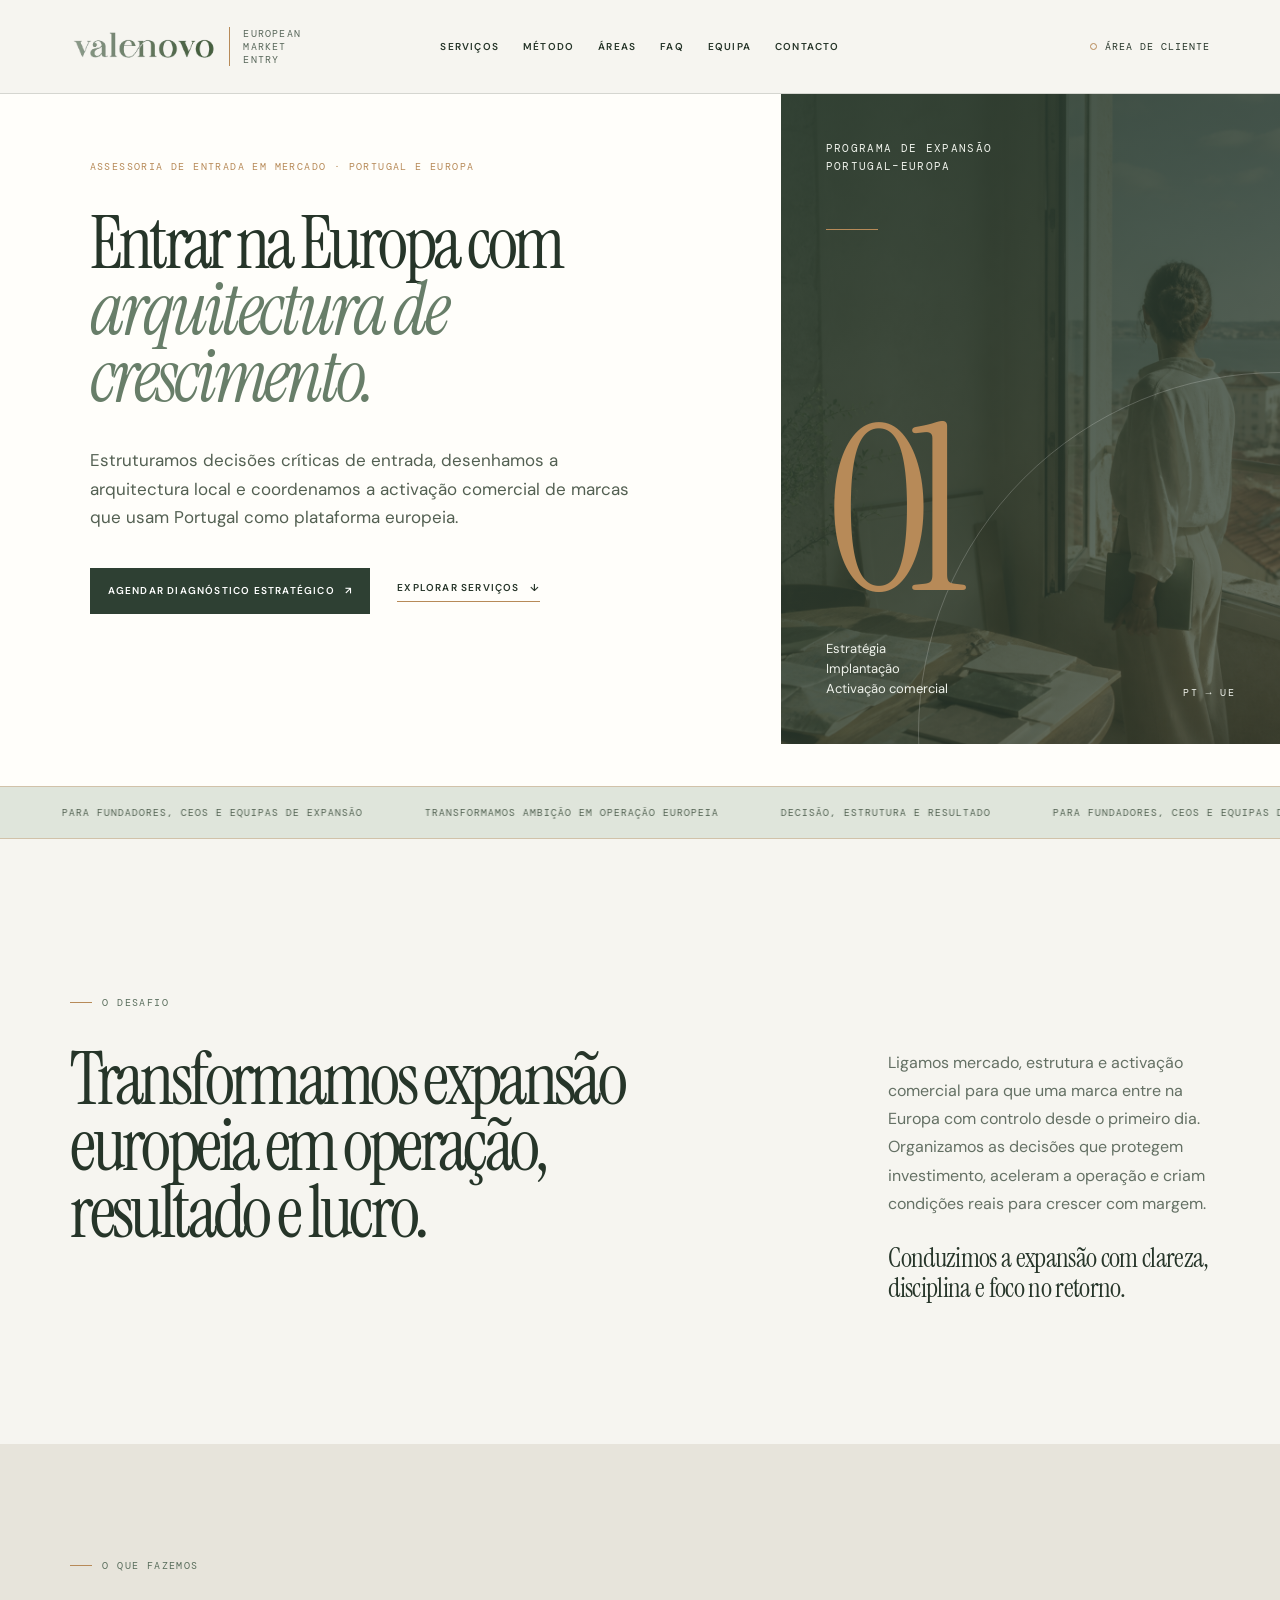
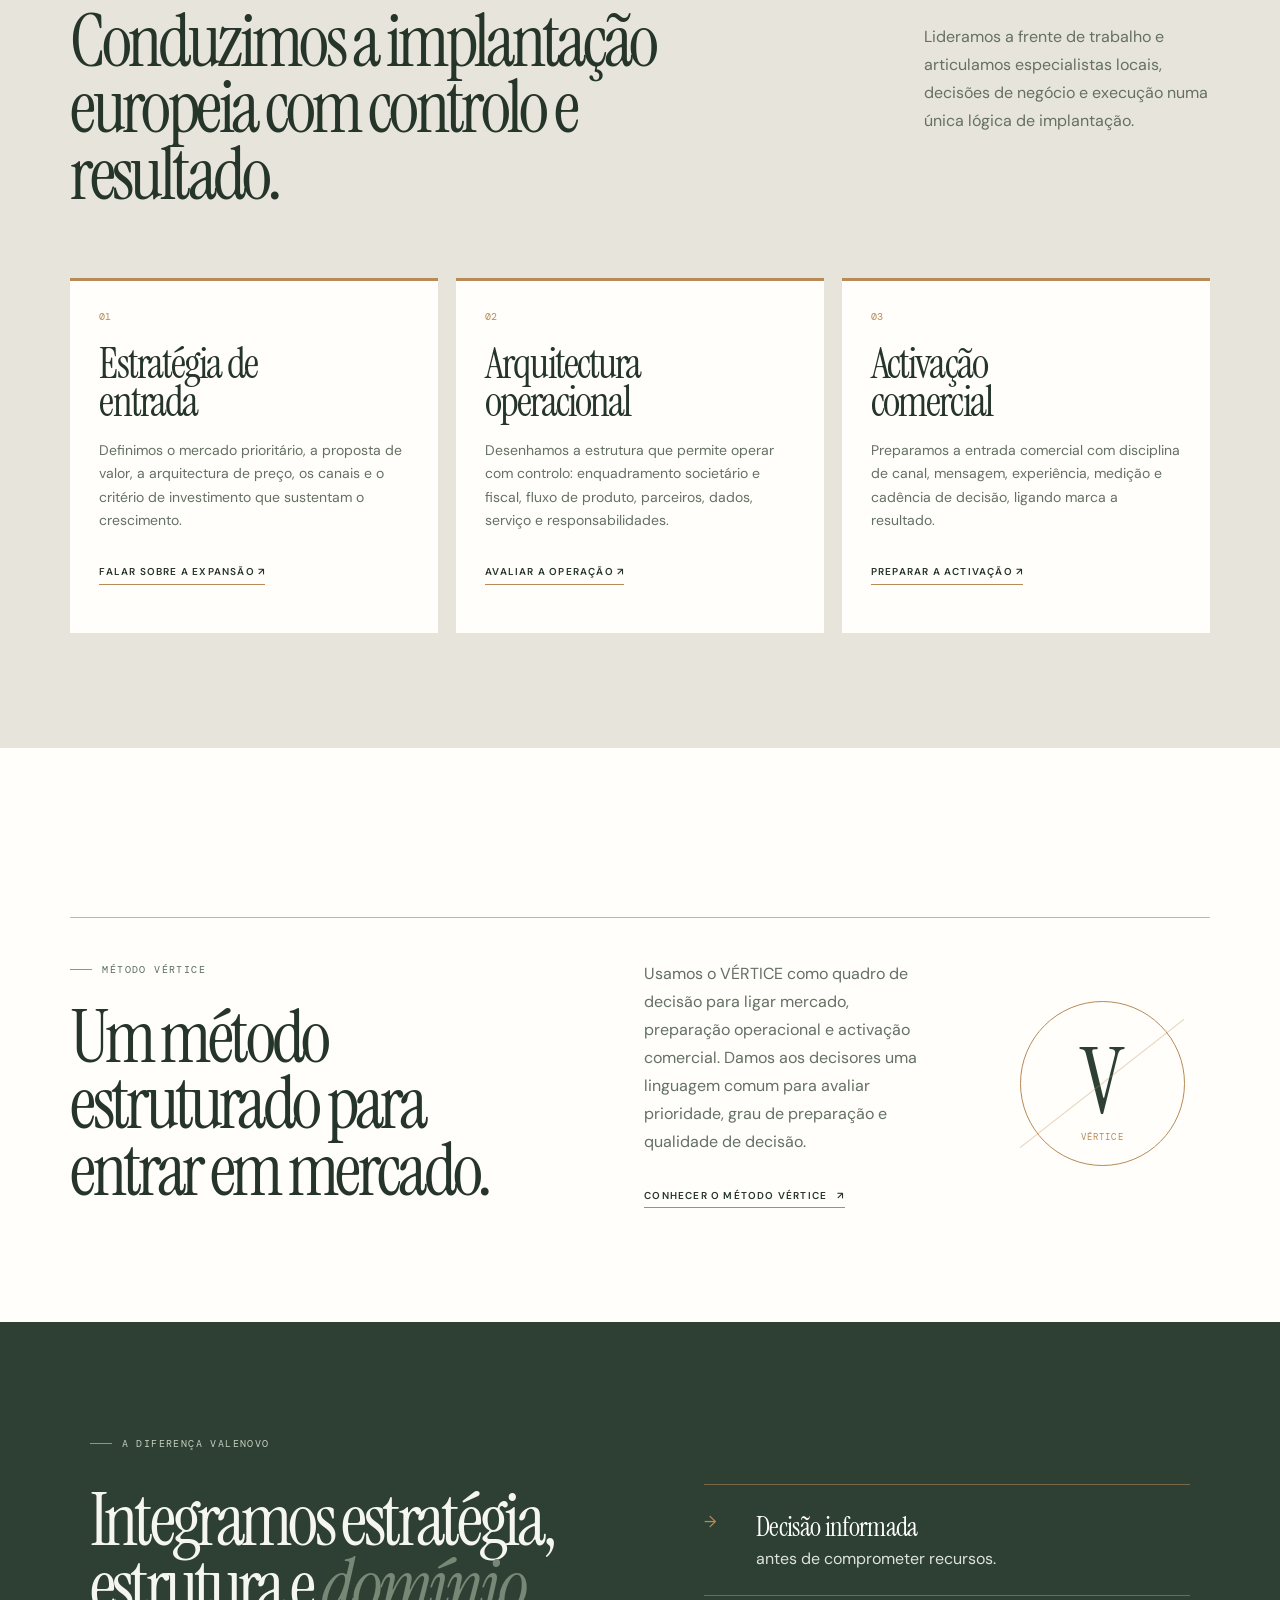
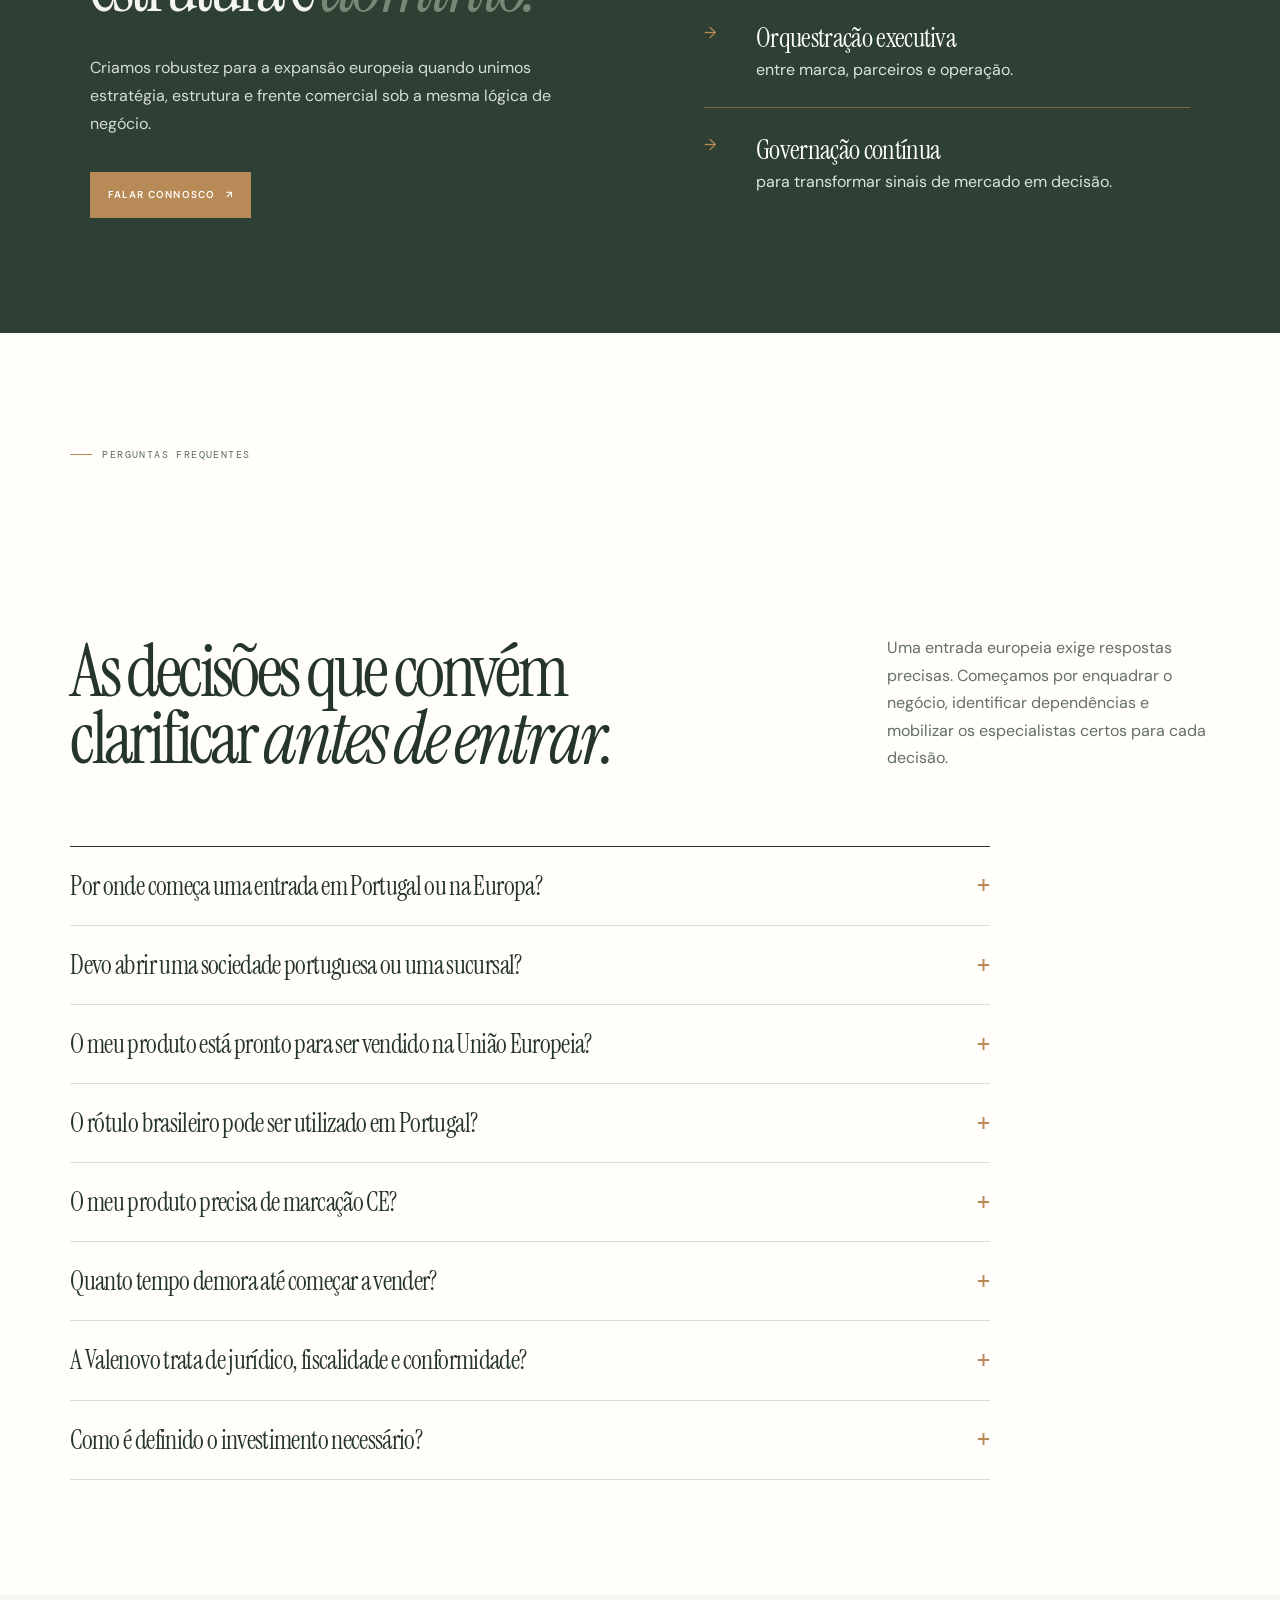
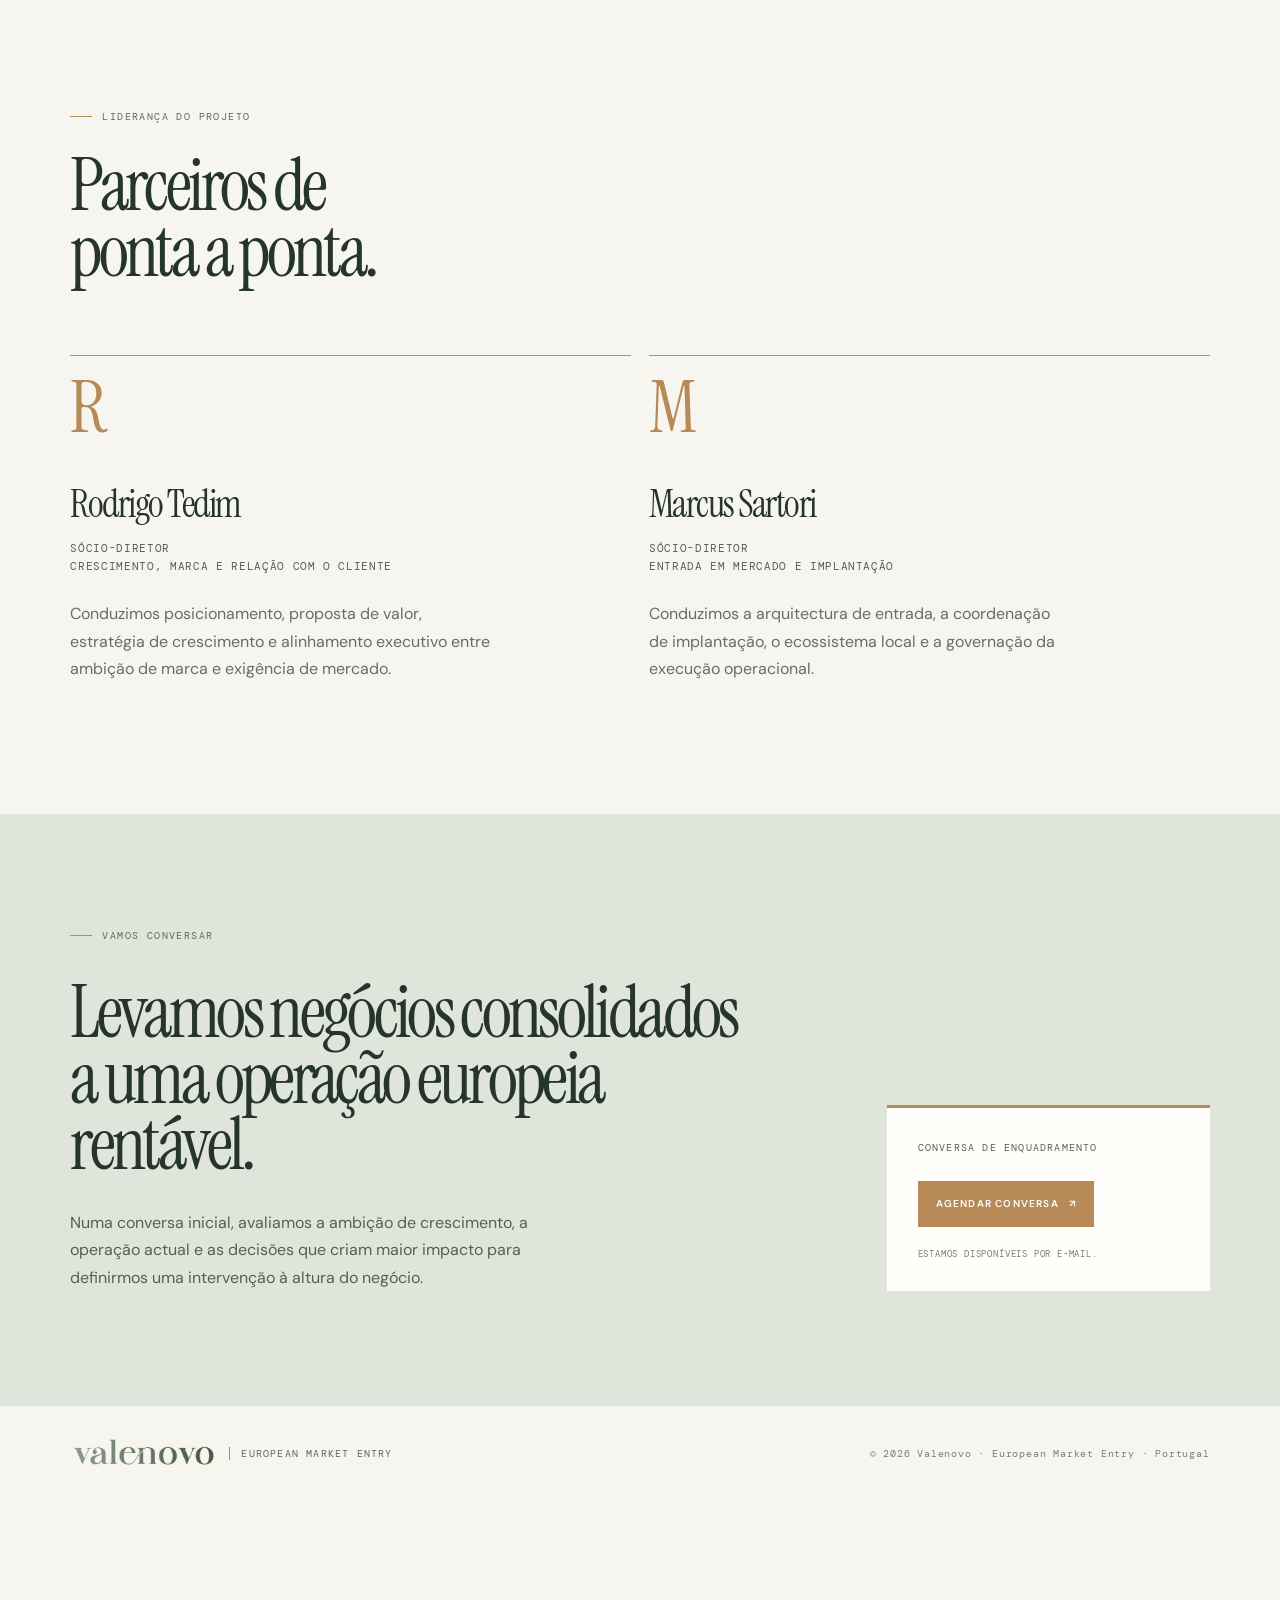
<file: index.html>
<!doctype html>
<html lang="pt-PT">
  <head>
    <meta charset="utf-8">
    <meta name="viewport" content="width=device-width, initial-scale=1">
    <meta http-equiv="refresh" content="0; url=valenovo-site/">
    <link rel="canonical" href="valenovo-site/">
    <title>Valenovo</title>
  </head>
  <body>
    <p><a href="valenovo-site/">Abrir Valenovo</a></p>
  </body>
</html>
</file>
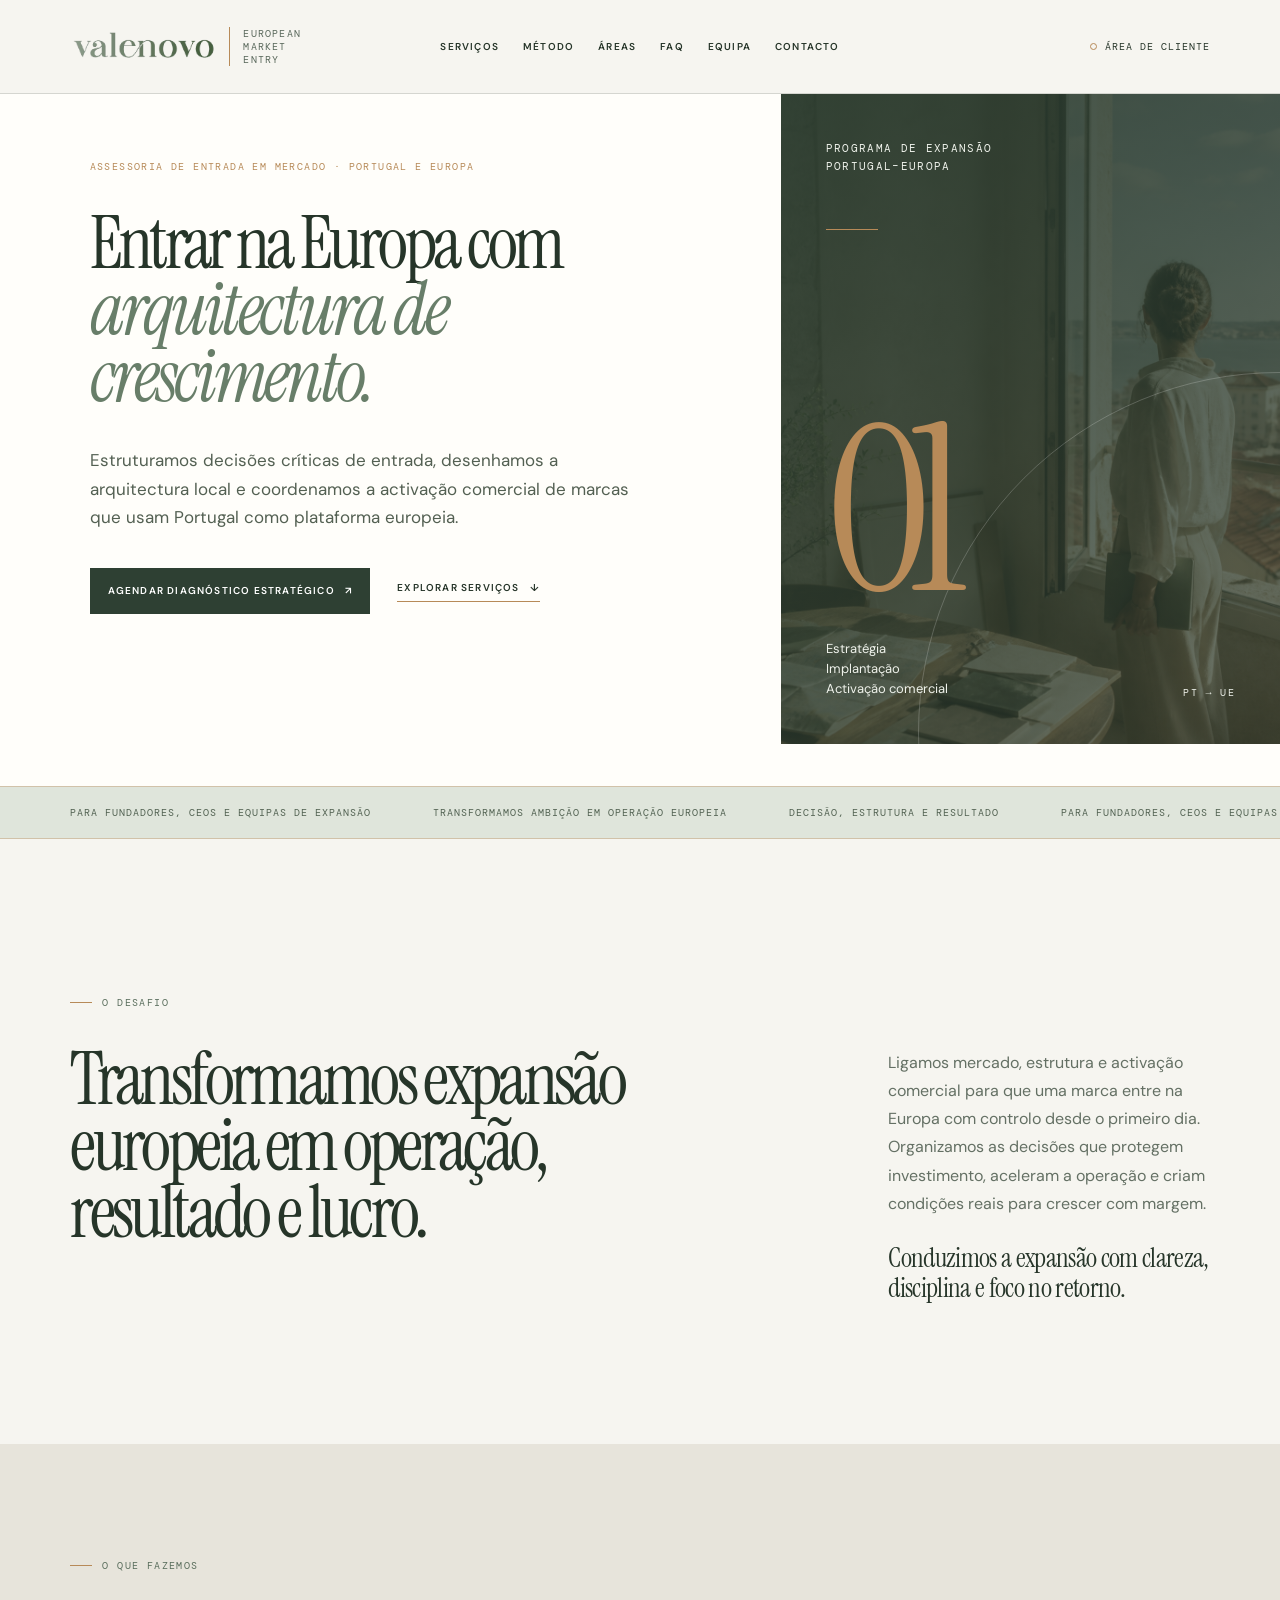
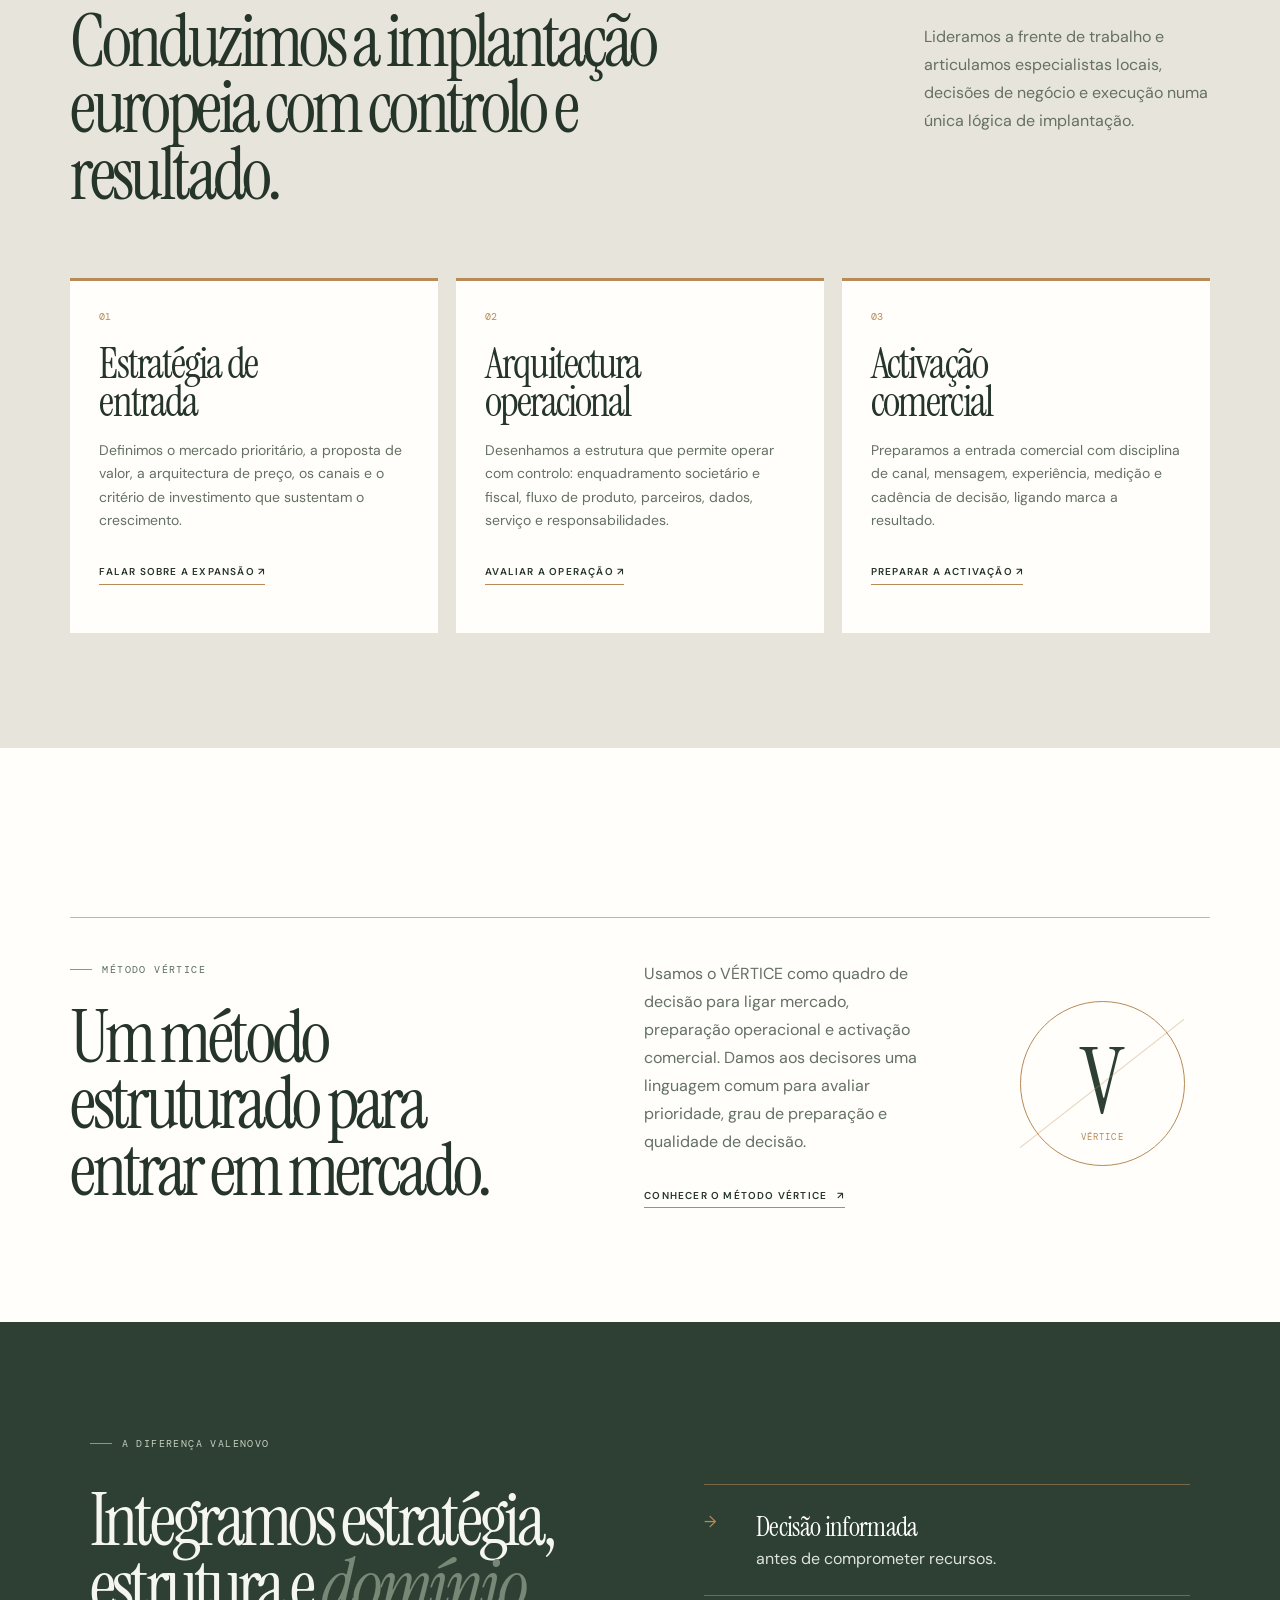
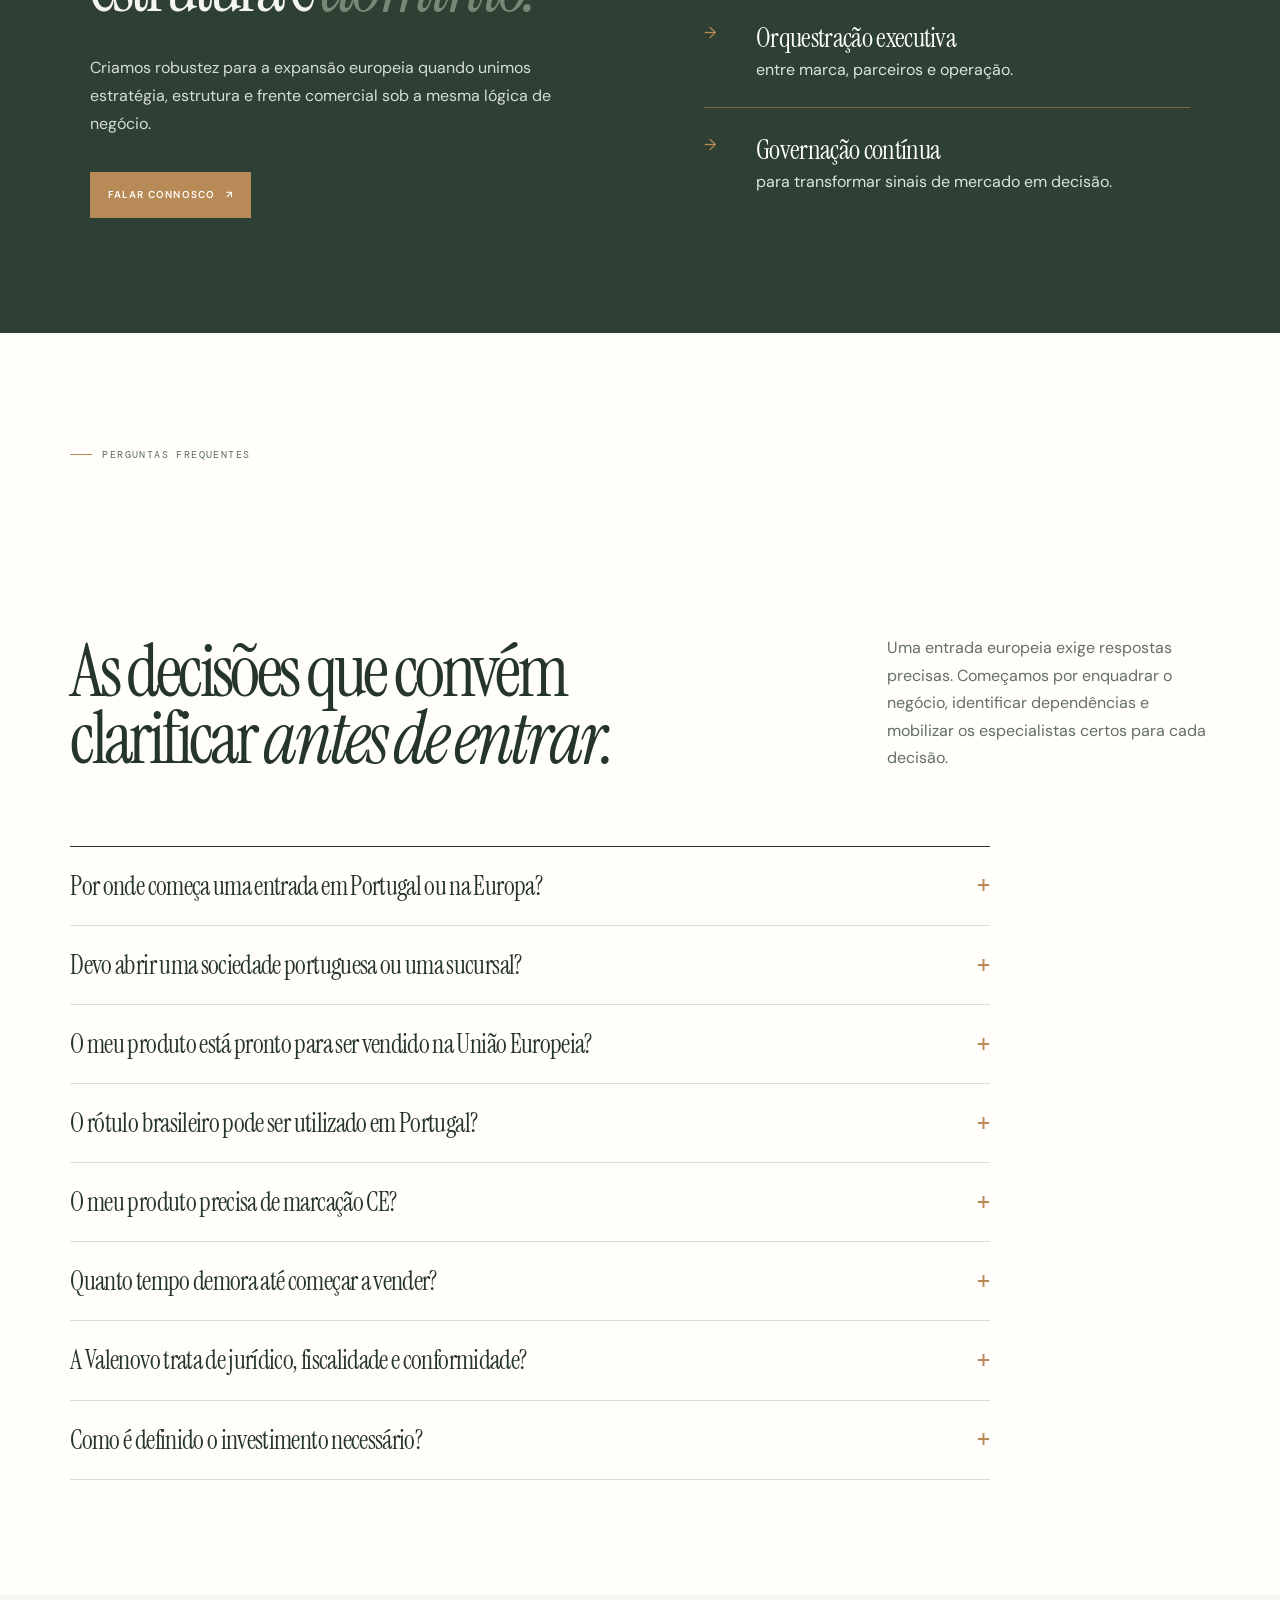
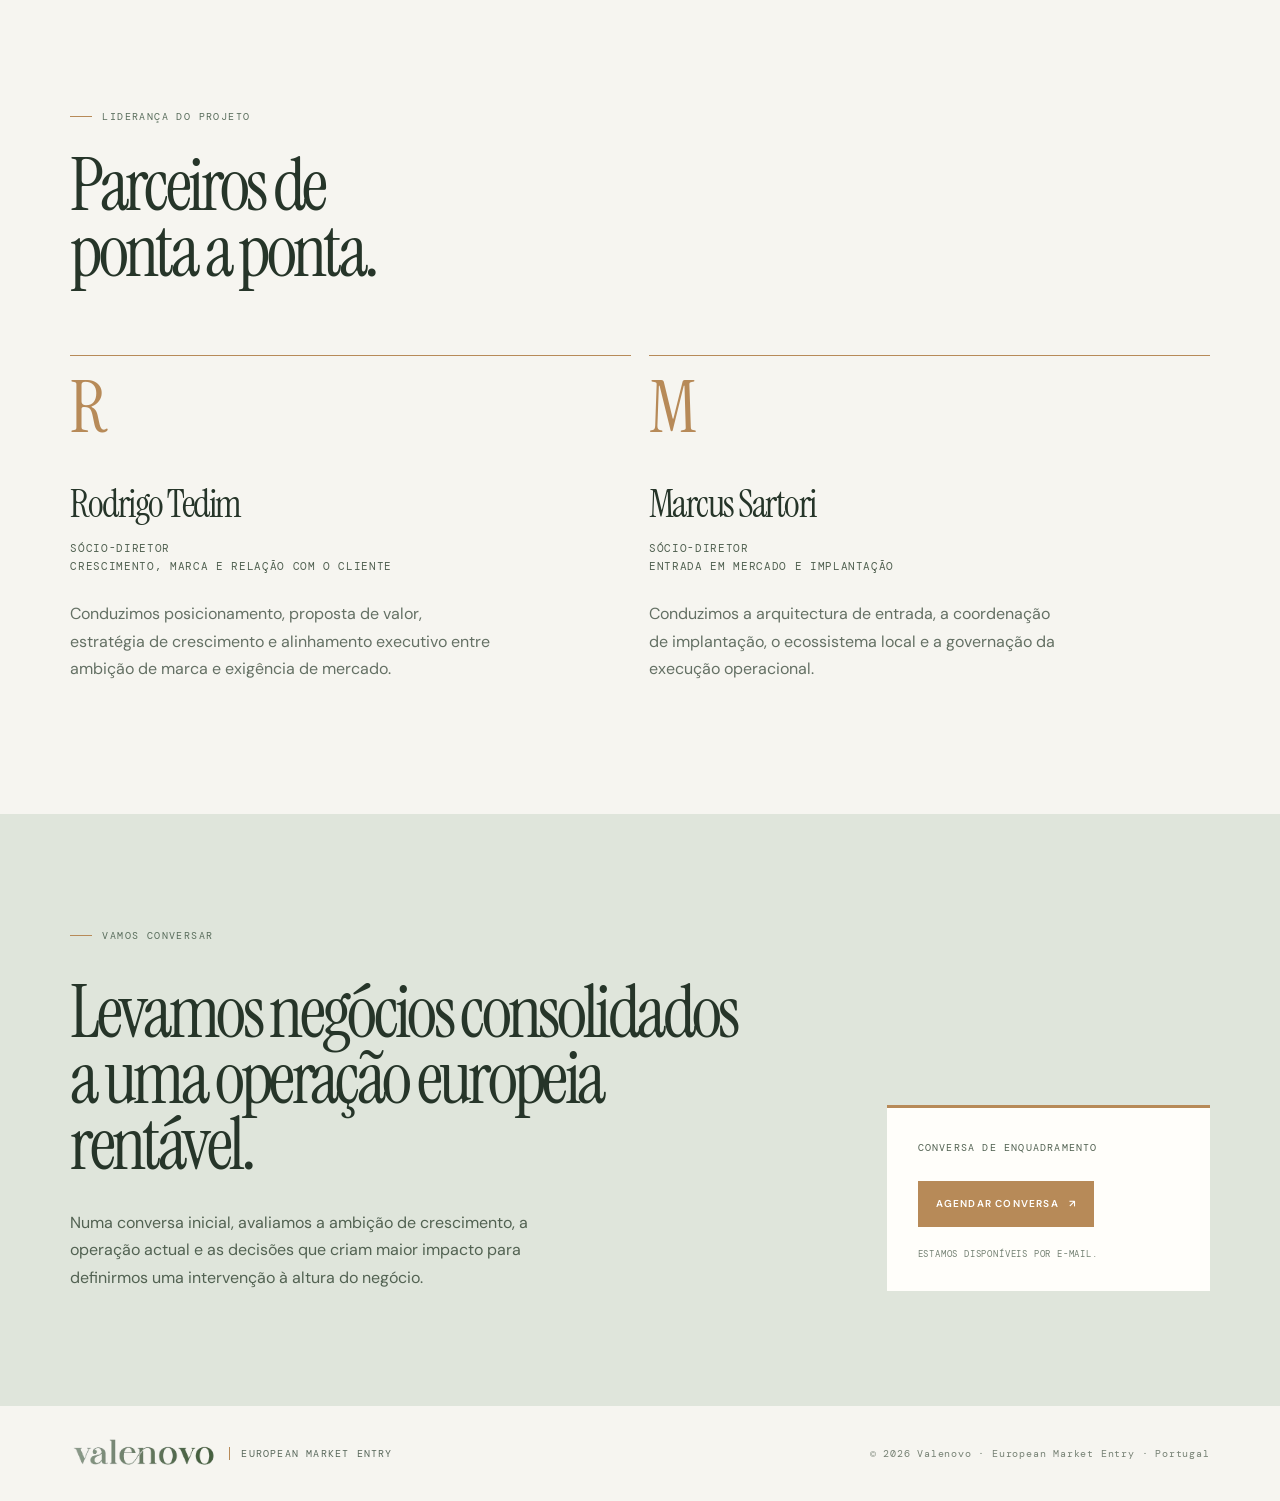
<file: valenovo-site/index.html>
<!doctype html>
<html lang="pt-PT">
  <head>
    <meta charset="utf-8" />
    <meta name="viewport" content="width=device-width, initial-scale=1" />
    <meta name="description" content="Valenovo · European Market Entry. Implantação de marcas em Portugal e na Europa." />
    <title>Valenovo — European Market Entry · Portugal e Europa.</title>
    <link rel="preconnect" href="https://fonts.googleapis.com" />
    <link rel="preconnect" href="https://fonts.gstatic.com" crossorigin />
    <link href="https://fonts.googleapis.com/css2?family=DM+Mono:wght@400;500&family=DM+Sans:opsz,wght@9..40,400;9..40,500;9..40,600;9..40,700&family=Instrument+Serif:ital@0;1&display=swap" rel="stylesheet" />
    <link rel="stylesheet" href="styles.css?v=19" />
    <link rel="stylesheet" href="gold-accents.css?v=14" />
  </head>
  <body>
    <header class="site-header">
      <a class="brand" href="#top" aria-label="Valenovo · European Market Entry"><img src="assets/valenovo-logo-transparent.png" alt="Valenovo" /><span>European<br>Market<br>Entry</span></a>
      <nav aria-label="Navegação principal"><a href="#servicos">Serviços</a><a href="vertice.html">Método</a><a href="areas-atuacao.html">Áreas</a><a href="#faq">FAQ</a><a href="#equipa">Equipa</a><a href="#contacto">Contacto</a></nav>
      <a class="client-access" href="cliente.html"><span class="access-dot"></span>Área de cliente</a>
      <details class="mobile-menu">
        <summary aria-label="Abrir menu"><span></span></summary>
        <nav aria-label="Navegação móvel"><a href="#servicos">Serviços</a><a href="vertice.html">Método</a><a href="areas-atuacao.html">Áreas</a><a href="#faq">FAQ</a><a href="#equipa">Equipa</a><a href="#contacto">Contacto</a><a class="mobile-menu-client" href="cliente.html">Área de cliente</a></nav>
      </details>
    </header>

    <main id="top">
      <section class="hero">
        <div class="hero-grid">
          <div class="hero-copy">
            <p class="eyebrow">Assessoria de entrada em mercado · Portugal e Europa</p>
            <h1>Entrar na Europa com <em>arquitectura de crescimento.</em></h1>
            <p class="lead">Estruturamos decisões críticas de entrada, desenhamos a arquitectura local e coordenamos a activação comercial de marcas que usam Portugal como plataforma europeia.</p>
            <div class="hero-actions"><a class="button" href="#contacto">Agendar diagnóstico estratégico <span>↗︎</span></a><a class="quiet-link" href="#servicos">Explorar serviços <span>↓︎</span></a></div>
          </div>
          <div class="hero-panel">
            <video class="hero-video" autoplay muted loop playsinline poster="valenovo-lisbon-hero.png">
              <source src="assets/valenovo-lisbon-loop.mp4" type="video/mp4" />
            </video>
            <div class="hero-video-overlay" aria-hidden="true"></div>
            <p class="panel-label">Programa de expansão<br>Portugal–Europa</p>
            <div class="panel-rule"></div>
            <div class="panel-number">01</div>
            <div class="panel-bottom"><p>Estratégia<br>Implantação<br>Activação comercial</p><span>PT → UE</span></div>
          </div>
        </div>
        <div class="hero-strip" aria-label="Para fundadores, CEOs e equipas de expansão"><div class="hero-strip-track"><span>Para fundadores, CEOs e equipas de expansão</span><span>Transformamos ambição em operação europeia</span><span>Decisão, estrutura e resultado</span><span aria-hidden="true">Para fundadores, CEOs e equipas de expansão</span><span aria-hidden="true">Transformamos ambição em operação europeia</span><span aria-hidden="true">Decisão, estrutura e resultado</span></div></div>
      </section>

      <section class="intro section">
        <p class="eyebrow">O desafio</p>
        <div class="intro-grid"><h2>Transformamos expansão europeia em operação, resultado e lucro.</h2><div><p>Ligamos mercado, estrutura e activação comercial para que uma marca entre na Europa com controlo desde o primeiro dia. Organizamos as decisões que protegem investimento, aceleram a operação e criam condições reais para crescer com margem.</p><p class="emphasis">Conduzimos a expansão com clareza, disciplina e foco no retorno.</p></div></div>
      </section>

      <section class="services section section-alt" id="servicos">
        <div class="section-heading"><div><p class="eyebrow">O que fazemos</p><h2>Conduzimos a implantação europeia com controlo e resultado.</h2></div><p>Lideramos a frente de trabalho e articulamos especialistas locais, decisões de negócio e execução numa única lógica de implantação.</p></div>
        <div class="service-grid">
          <article><span class="index">01</span><h3>Estratégia de<br>entrada</h3><p>Definimos o mercado prioritário, a proposta de valor, a arquitectura de preço, os canais e o critério de investimento que sustentam o crescimento.</p><a href="#contacto">Falar sobre a expansão <span>↗︎</span></a></article>
          <article><span class="index">02</span><h3>Arquitectura<br>operacional</h3><p>Desenhamos a estrutura que permite operar com controlo: enquadramento societário e fiscal, fluxo de produto, parceiros, dados, serviço e responsabilidades.</p><a href="#contacto">Avaliar a operação <span>↗︎</span></a></article>
          <article><span class="index">03</span><h3>Activação<br>comercial</h3><p>Preparamos a entrada comercial com disciplina de canal, mensagem, experiência, medição e cadência de decisão, ligando marca a resultado.</p><a href="#contacto">Preparar a activação <span>↗︎</span></a></article>
        </div>
      </section>

      <section class="programme section" id="processo">
        <div class="method-teaser"><div><p class="eyebrow">Método VÉRTICE</p><h2>Um método estruturado para entrar em mercado.</h2></div><div><p>Usamos o VÉRTICE como quadro de decisão para ligar mercado, preparação operacional e activação comercial. Damos aos decisores uma linguagem comum para avaliar prioridade, grau de preparação e qualidade de decisão.</p><a class="quiet-link" href="vertice.html">Conhecer o Método VÉRTICE <span>↗︎</span></a></div><div class="method-mark" aria-hidden="true"><span>V</span><small>VÉRTICE</small><i></i></div></div>
      </section>

      <section class="why">
        <div class="why-card"><p class="eyebrow">A diferença Valenovo</p><h2>Integramos estratégia,<br>estrutura e <em>domínio.</em></h2><p>Criamos robustez para a expansão europeia quando unimos estratégia, estrutura e frente comercial sob a mesma lógica de negócio.</p><a class="button button-white" href="#contacto">Falar connosco <span>↗︎</span></a></div>
        <div class="why-list"><article><span>→</span><p><b>Decisão informada</b> antes de comprometer recursos.</p></article><article><span>→</span><p><b>Orquestração executiva</b> entre marca, parceiros e operação.</p></article><article><span>→</span><p><b>Governação contínua</b> para transformar sinais de mercado em decisão.</p></article></div>
      </section>

      <section class="faq section" id="faq" aria-labelledby="faq-title">
        <div class="faq-head"><p class="eyebrow">Perguntas frequentes</p><h2 id="faq-title">As decisões que convém<br>clarificar <em>antes de entrar.</em></h2><p>Uma entrada europeia exige respostas precisas. Começamos por enquadrar o negócio, identificar dependências e mobilizar os especialistas certos para cada decisão.</p></div>
        <div class="faq-list">
          <details><summary>Por onde começa uma entrada em Portugal ou na Europa?<span>+</span></summary><p>Começa pela decisão de mercado: categoria, cliente, proposta de valor, canal prioritário e critério económico. Só depois desenhamos a estrutura local e a sequência de implantação.</p></details>
          <details><summary>Devo abrir uma sociedade portuguesa ou uma sucursal?<span>+</span></summary><p>Depende da operação, do plano fiscal, do risco e da ambição de expansão. Avaliamos os cenários de negócio e articulamos a decisão com assessoria jurídica e fiscal especializada.</p></details>
          <details><summary>O meu produto está pronto para ser vendido na União Europeia?<span>+</span></summary><p>Nem sempre. Antes da entrada, verificamos requisitos aplicáveis de produto, rotulagem, segurança, documentação, logística e responsabilidade — de acordo com a categoria e os mercados escolhidos.</p></details>
          <details><summary>O rótulo brasileiro pode ser utilizado em Portugal?<span>+</span></summary><p>Pode exigir adaptação. Os requisitos variam por categoria, idioma, composição, alegações e informação ao consumidor. Mapeamos o que deve ser validado antes de comprometer produção ou stock.</p></details>
          <details><summary>O meu produto precisa de marcação CE?<span>+</span></summary><p>A marcação CE aplica-se apenas a determinadas famílias de produto. Identificamos se é relevante para a categoria e coordenamos a validação técnica necessária com parceiros competentes.</p></details>
          <details><summary>Quanto tempo demora até começar a vender?<span>+</span></summary><p>O prazo depende da maturidade da marca, categoria, requisitos de conformidade, rota logística e canal comercial. A primeira fase serve precisamente para transformar essas dependências num plano sequenciado e realista.</p></details>
          <details><summary>A Valenovo trata de jurídico, fiscalidade e conformidade?<span>+</span></summary><p>Conduzimos a estratégia e a coordenação da implantação. Para matérias reguladas, articulamos os especialistas locais adequados e garantimos que cada parecer entra na decisão de negócio certa.</p></details>
          <details><summary>Como é definido o investimento necessário?<span>+</span></summary><p>Separamos o investimento de operação dos custos de conformidade, parceiros e activação comercial. O objectivo é tomar a decisão com visibilidade sobre capital, margem, risco e próximos passos.</p></details>
        </div>
      </section>

      <section class="team section" id="equipa">
        <div class="team-head"><p class="eyebrow">Liderança do projeto</p><h2>Parceiros de<br>ponta a ponta.</h2></div>
        <div class="team-grid"><article><p class="initial">R</p><h3>Rodrigo Tedim</h3><p class="role">Sócio-diretor<br>Crescimento, marca e relação com o cliente</p><p>Conduzimos posicionamento, proposta de valor, estratégia de crescimento e alinhamento executivo entre ambição de marca e exigência de mercado.</p></article><article><p class="initial">M</p><h3>Marcus Sartori</h3><p class="role">Sócio-diretor<br>Entrada em mercado e implantação</p><p>Conduzimos a arquitectura de entrada, a coordenação de implantação, o ecossistema local e a governação da execução operacional.</p></article></div>
      </section>

      <section class="contact" id="contacto">
        <p class="eyebrow">Vamos conversar</p><div class="contact-grid"><div><h2>Levamos negócios consolidados a uma operação europeia rentável.</h2><p>Numa conversa inicial, avaliamos a ambição de crescimento, a operação actual e as decisões que criam maior impacto para definirmos uma intervenção à altura do negócio.</p></div><div class="contact-action"><p>Conversa de enquadramento</p><a class="button" href="mailto:hello@valenovo.pt?subject=Conversa%20de%20enquadramento%20Valenovo">Agendar conversa <span>↗︎</span></a><small>Estamos disponíveis por e-mail.</small></div></div>
      </section>
    </main>
    <footer><div><img src="assets/valenovo-logo-transparent.png" alt="Valenovo" /><span>European&nbsp;Market&nbsp;Entry</span></div><span>© 2026 Valenovo · European Market Entry · Portugal</span></footer>
  </body>
</html>
</file>
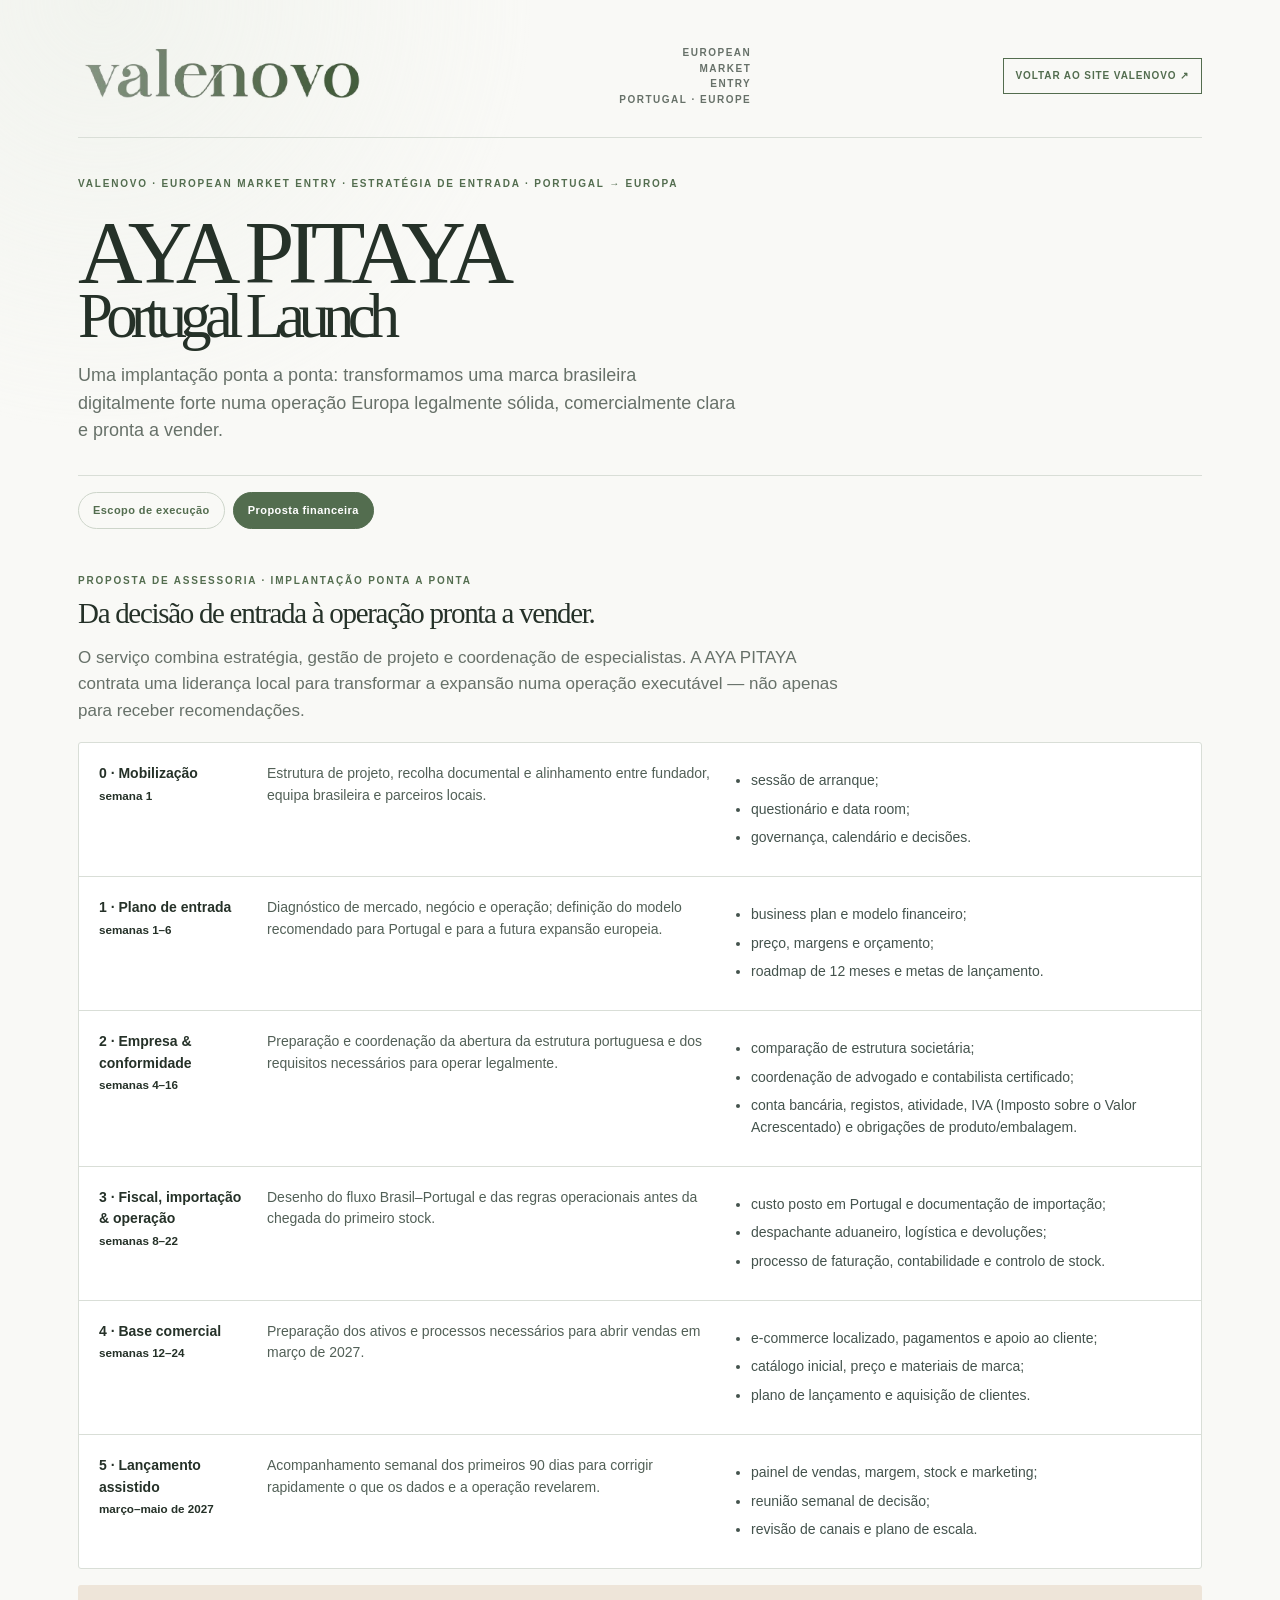
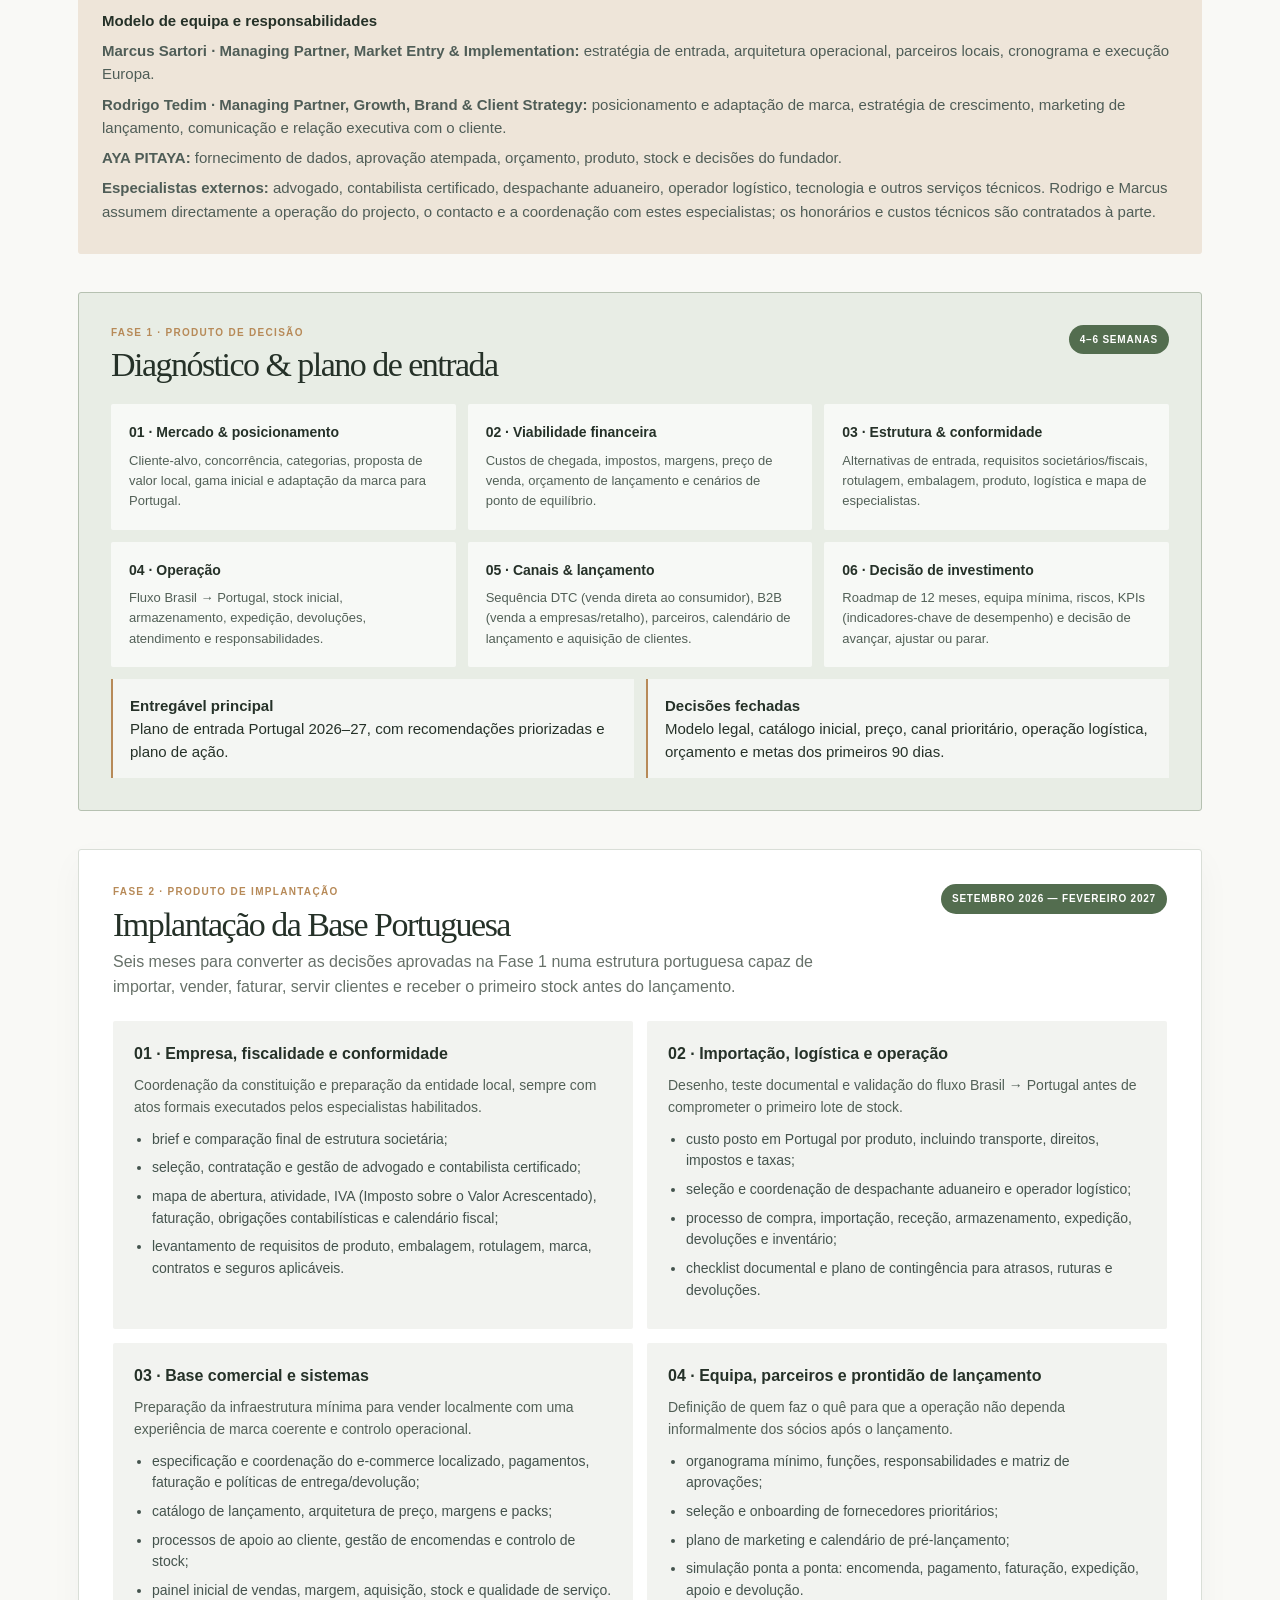
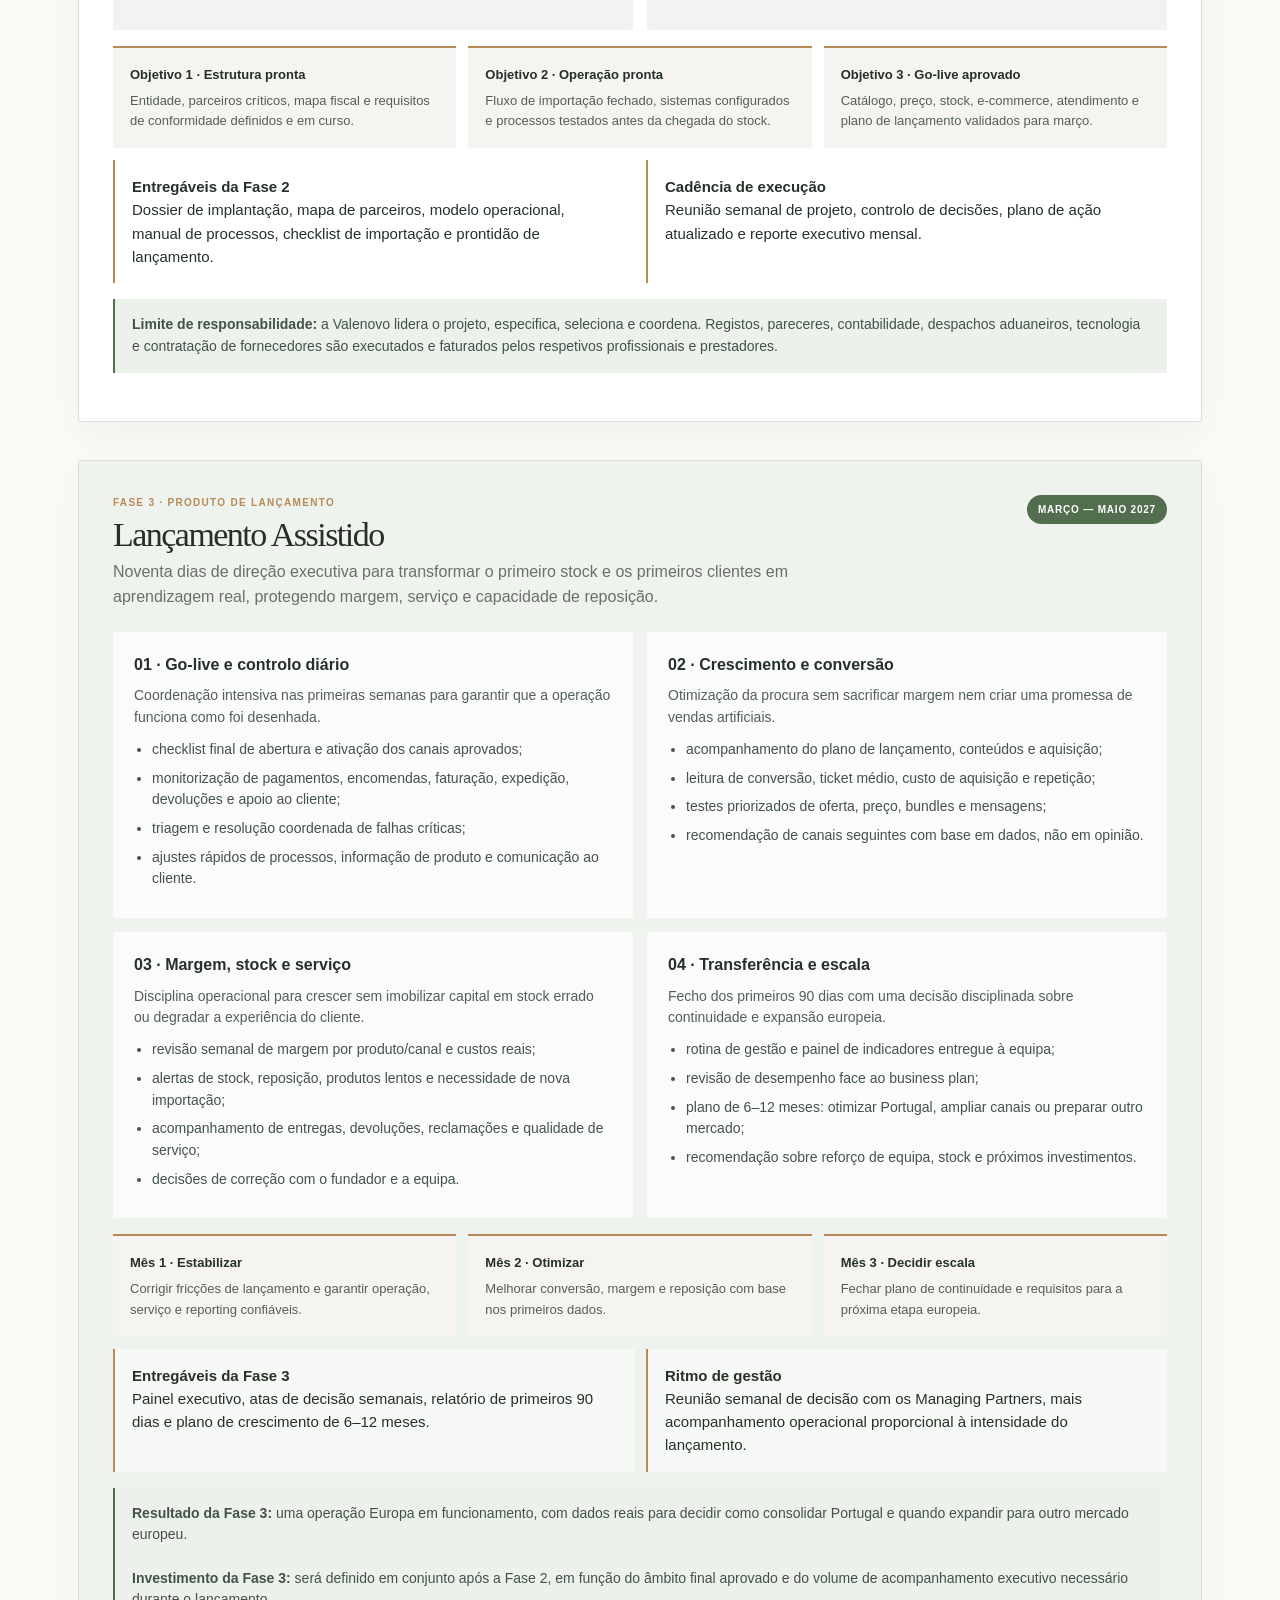
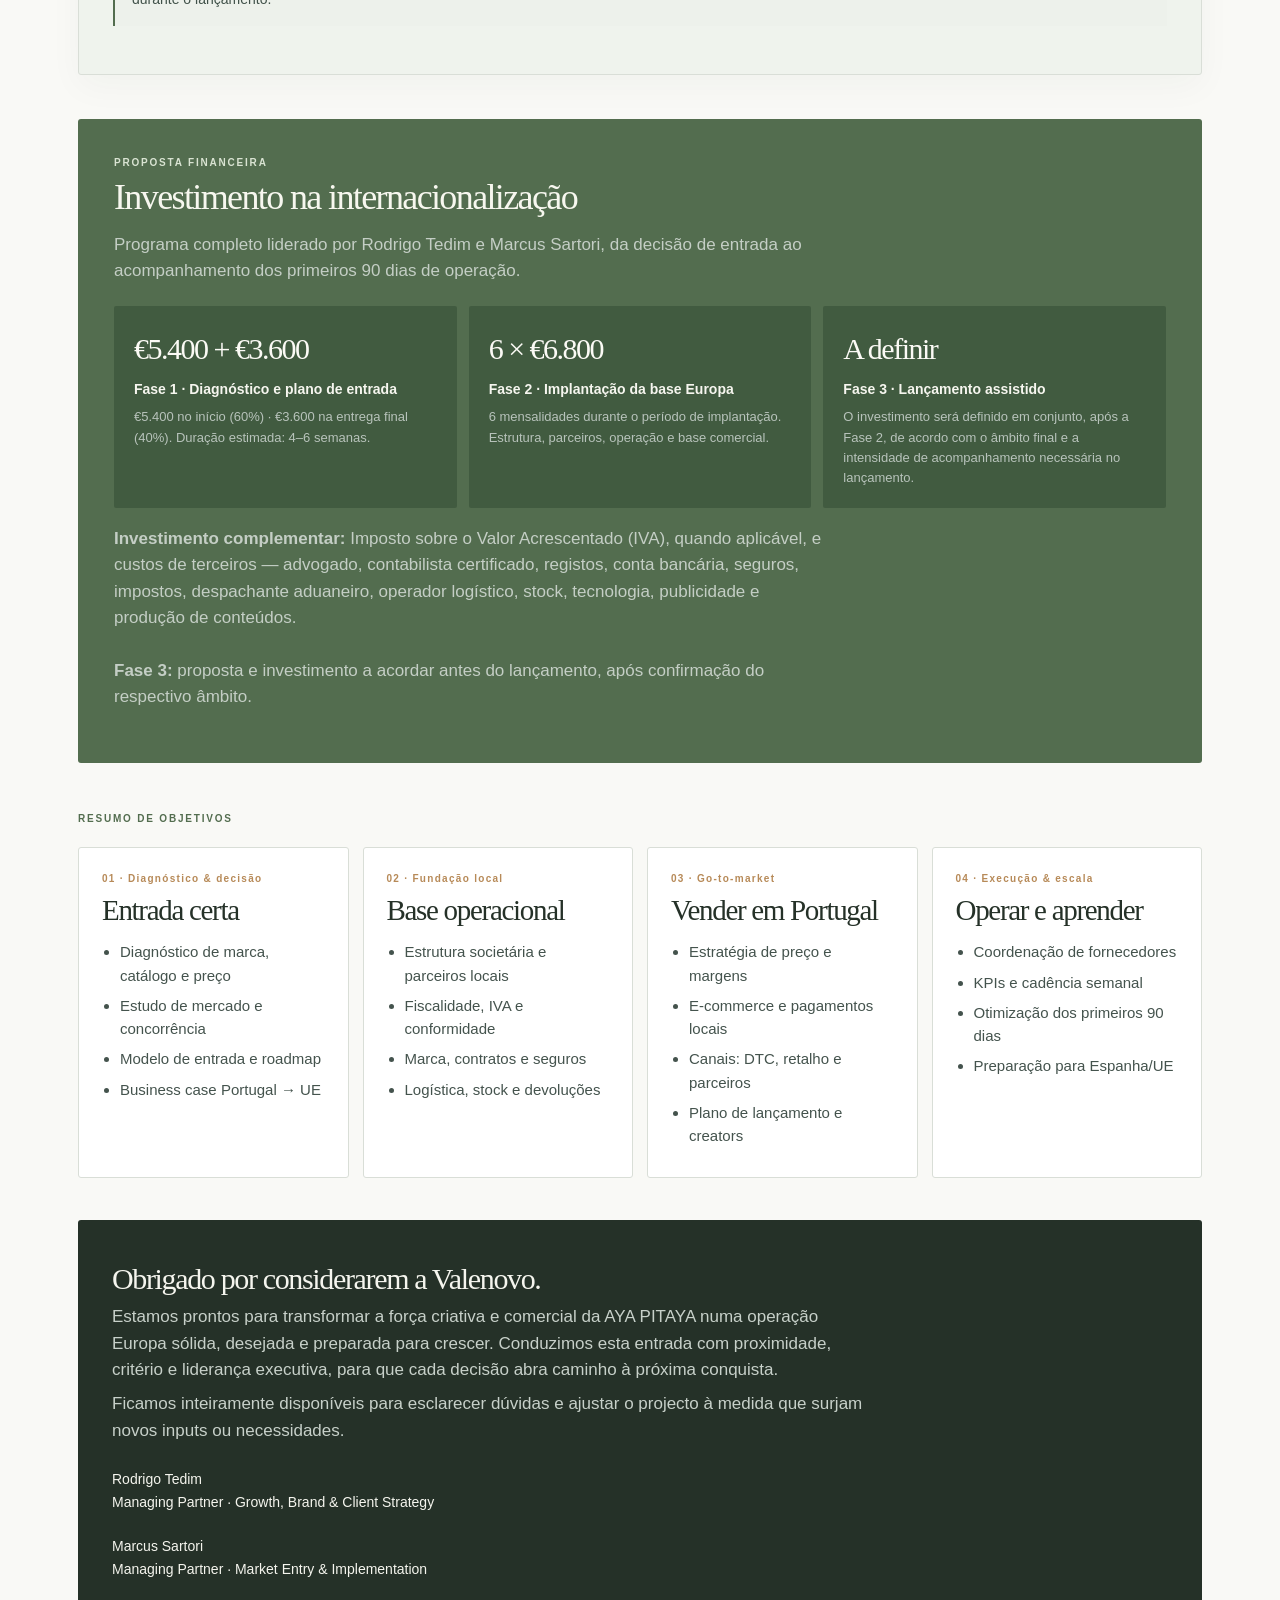
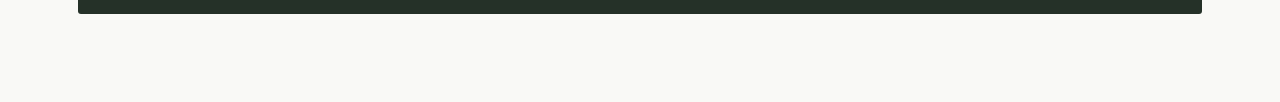
<file: escopo-estrategico-v2.html>
<!doctype html>
<html lang="pt-PT">
<head>
  <meta charset="utf-8" />
  <meta name="viewport" content="width=device-width, initial-scale=1" />
  <title>AYA PITAYA — Portugal Launch · V2</title>
  <style>
    html,body,iframe { width:100%; min-height:100%; margin:0; border:0; }
    iframe { display:block; min-height:100vh; }
  </style>
</head>
<body>
  <iframe id="proposal" src="escopo-estrategico.html" title="AYA PITAYA — Portugal Launch · V2"></iframe>
  <script>
    const proposal = document.getElementById('proposal');
    proposal.addEventListener('load', () => {
      const doc = proposal.contentDocument;
      doc.title = 'AYA PITAYA — Portugal Launch · V2';
      const cards = doc.querySelectorAll('.price-card');
      if (cards.length === 3) {
        cards[0].innerHTML = '<strong>€5.400 + €3.600</strong><span>Fase 1 · Diagnóstico e plano de entrada</span><p>€5.400 no início (60%) · €3.600 na entrega final (40%). Duração estimada: 4–6 semanas.</p>';
        cards[1].innerHTML = '<strong>6 × €6.800</strong><span>Fase 2 · Implantação da base Europa</span><p>6 mensalidades durante o período de implantação. Estrutura, parceiros, operação e base comercial.</p>';
        cards[2].innerHTML = '<strong>A definir</strong><span>Fase 3 · Lançamento assistido</span><p>O investimento será definido em conjunto, após a Fase 2, de acordo com o âmbito final e a intensidade de acompanhamento necessária no lançamento.</p>';
      }
      const total = doc.querySelector('.total');
      if (total) total.remove();
      const phaseThreeNote = doc.querySelector('#phase-three .phase-note');
      if (phaseThreeNote) phaseThreeNote.insertAdjacentHTML('beforeend', '<br><br><b>Investimento da Fase 3:</b> será definido em conjunto após a Fase 2, em função do âmbito final aprovado e do volume de acompanhamento executivo necessário durante o lançamento.');
      const terms = doc.querySelector('.terms');
      if (terms) terms.insertAdjacentHTML('beforeend', '<br><br><b>Fase 3:</b> proposta e investimento a acordar antes do lançamento, após confirmação do respectivo âmbito.');
      proposal.style.height = `${doc.documentElement.scrollHeight}px`;
      new ResizeObserver(() => proposal.style.height = `${doc.documentElement.scrollHeight}px`).observe(doc.body);
    });
  </script>
</body>
</html>
</file>
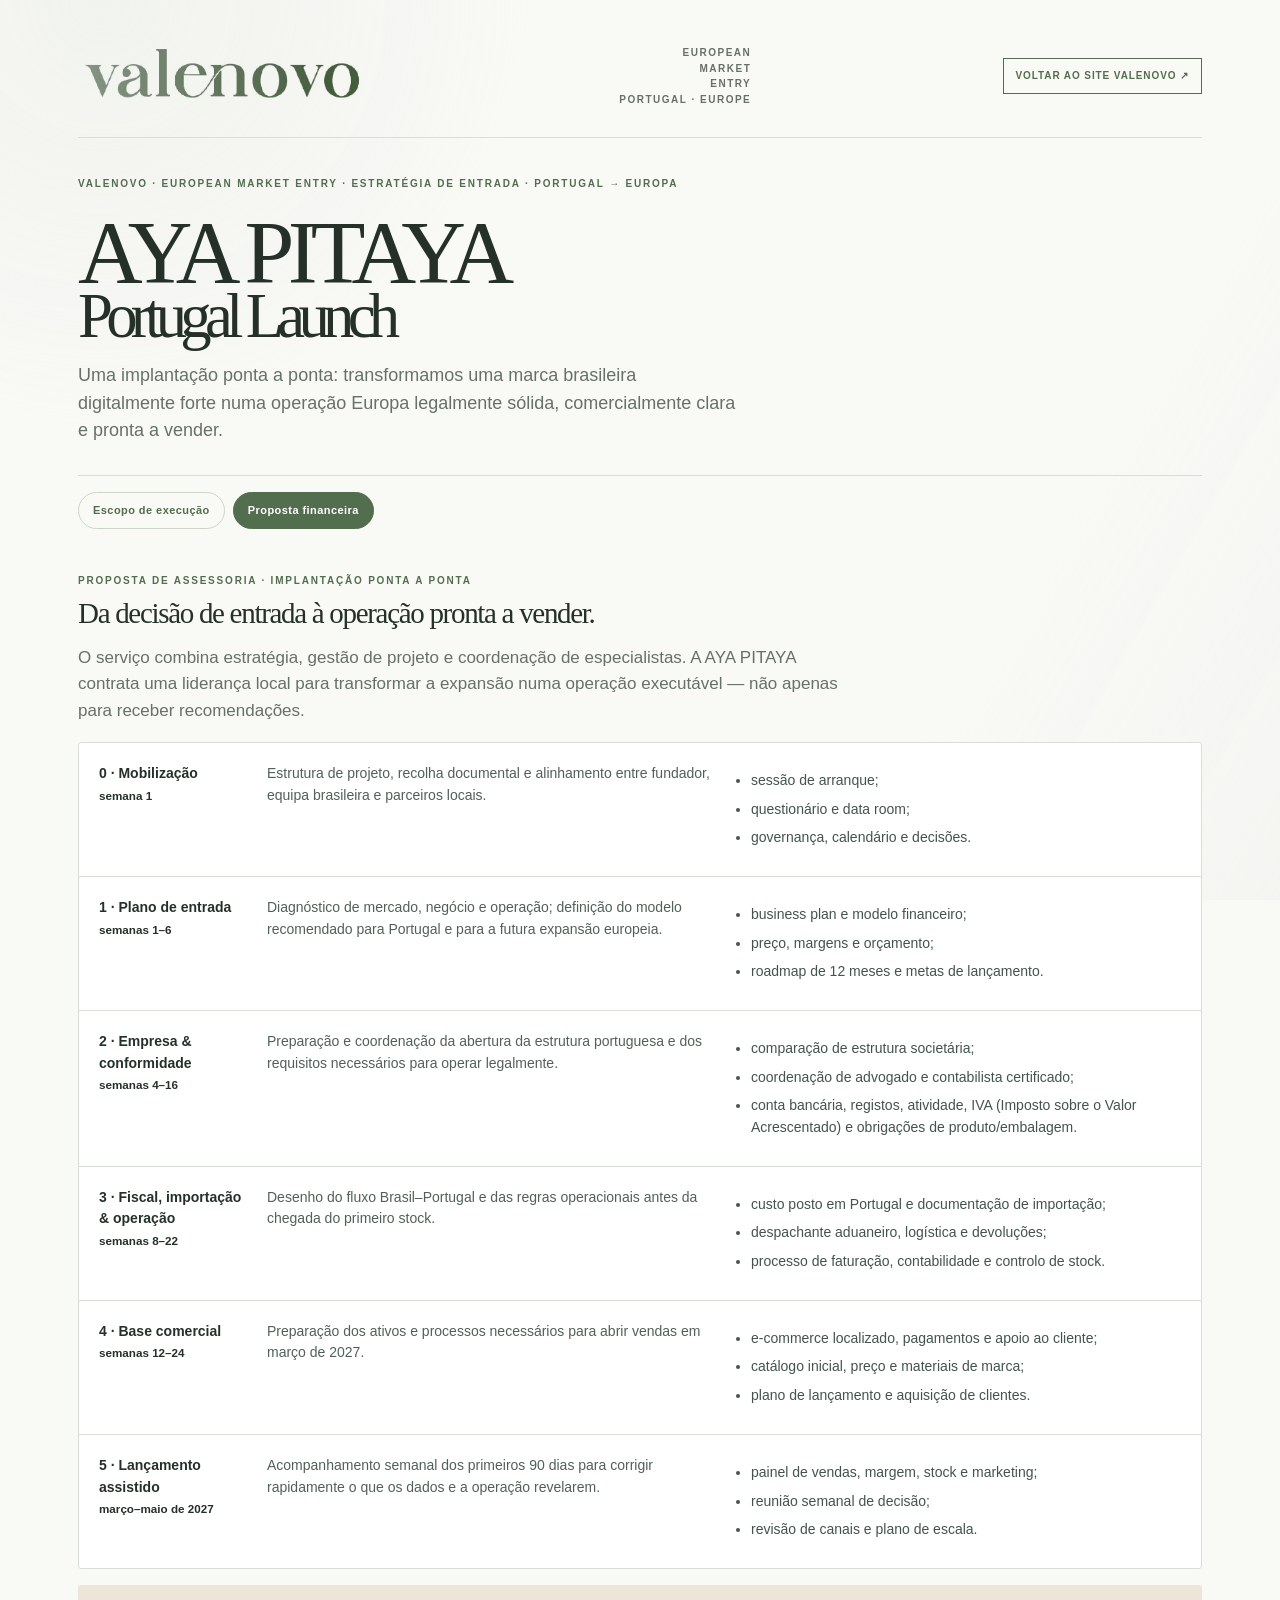
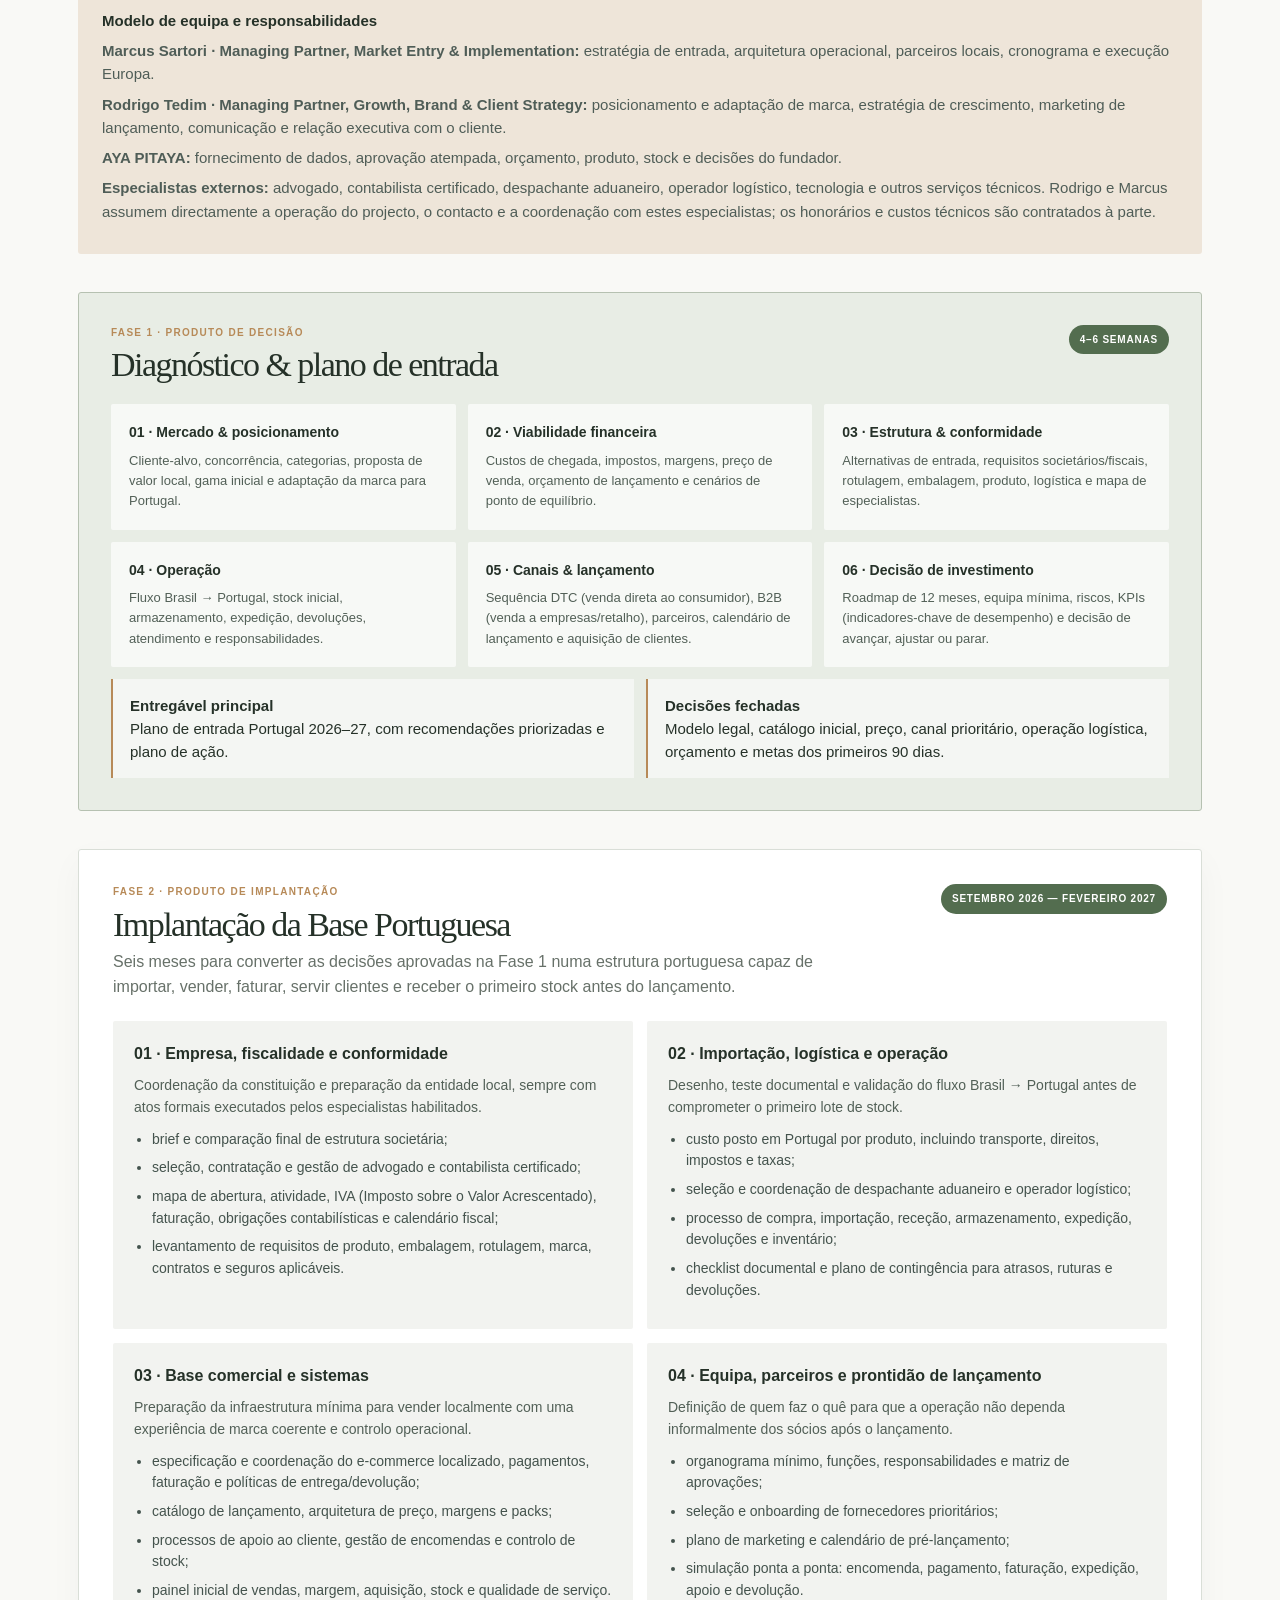
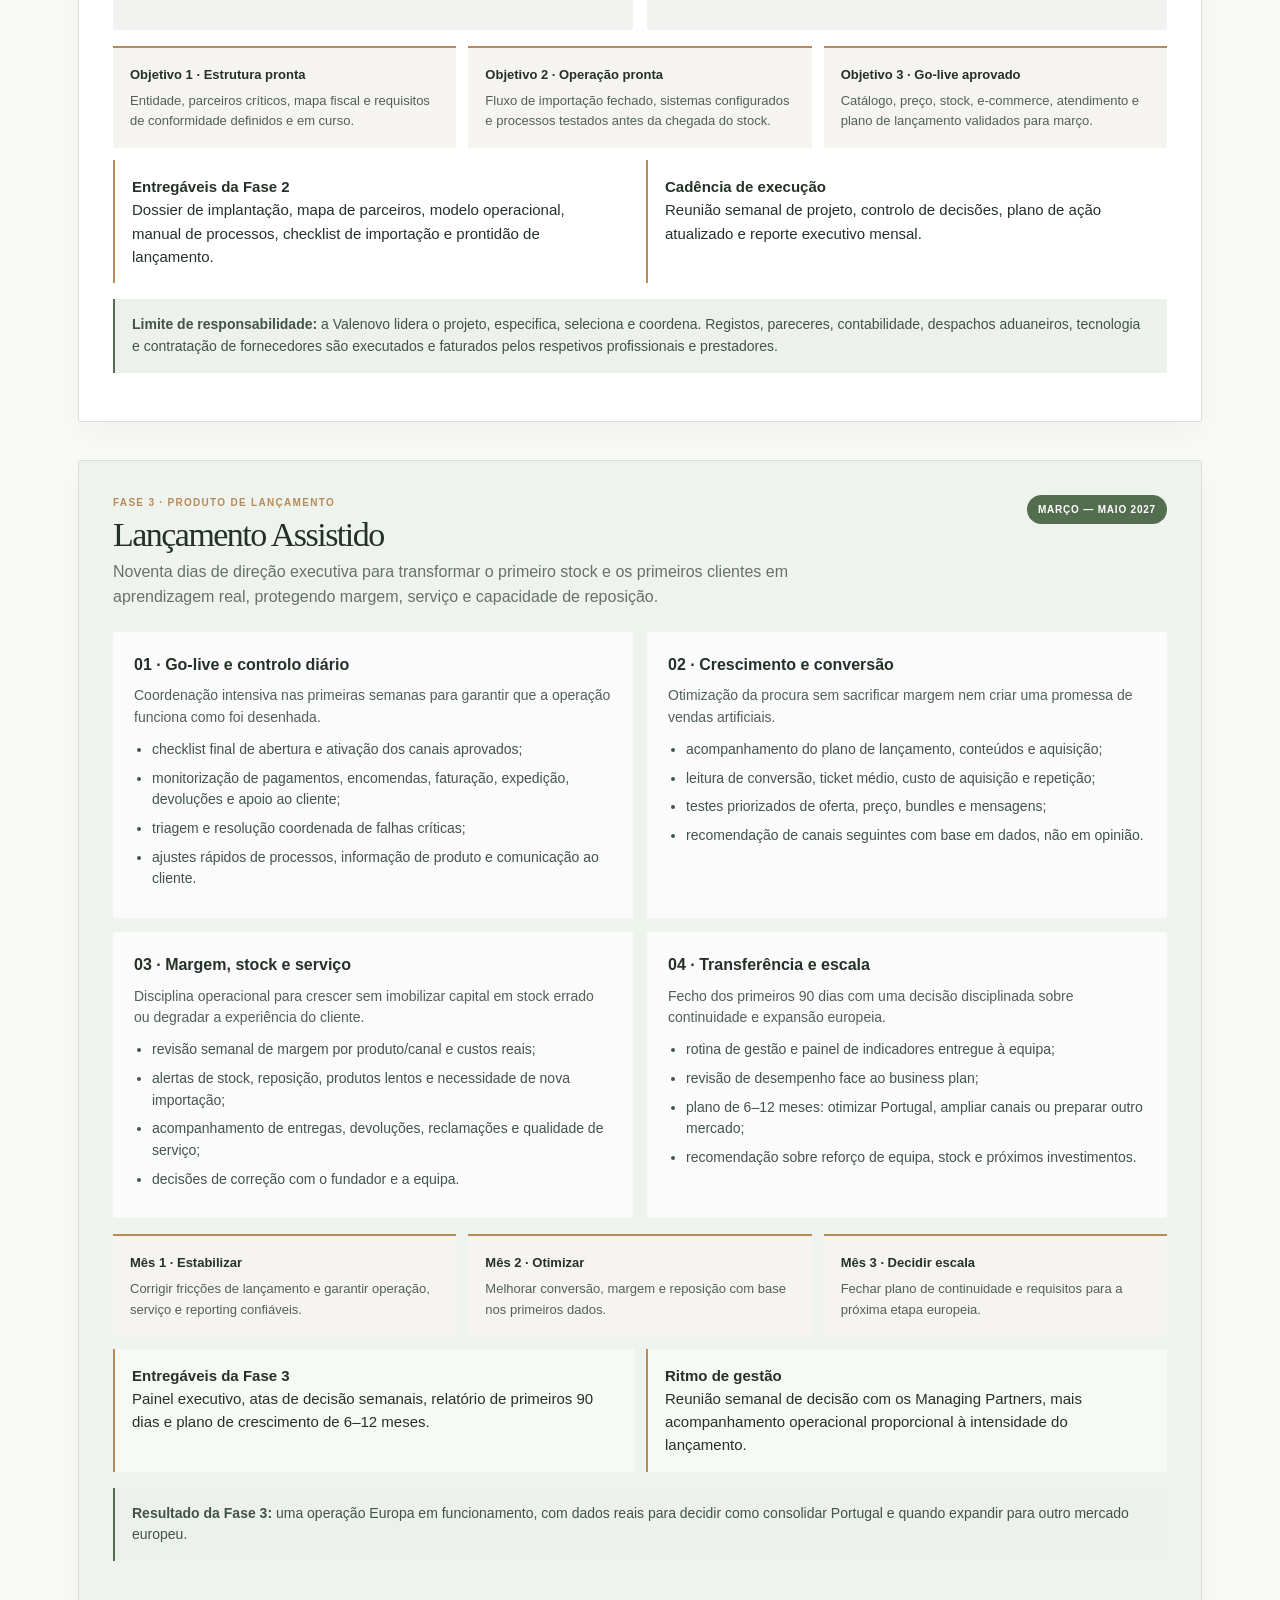
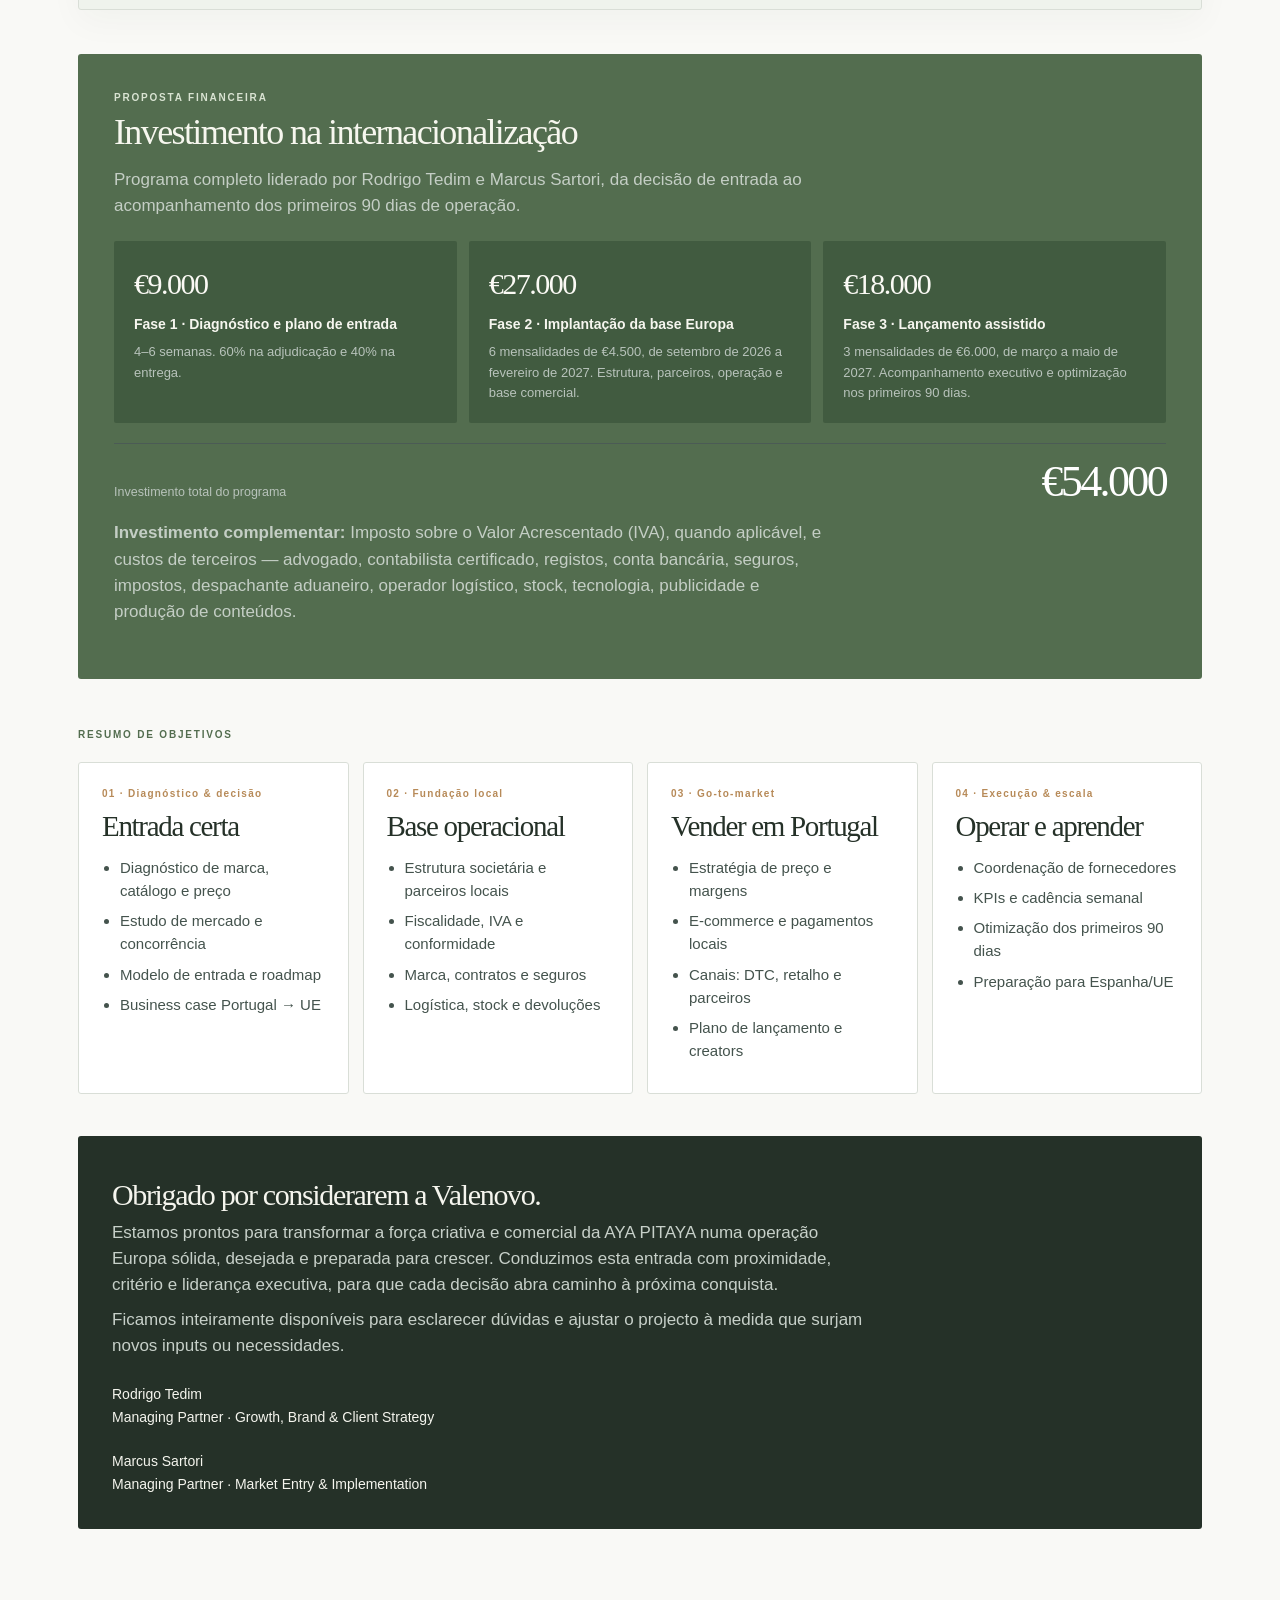
<file: escopo-estrategico.html>
<!doctype html>
<html lang="pt-PT">
<head>
  <meta charset="utf-8" />
  <meta name="viewport" content="width=device-width, initial-scale=1" />
  <title>AYA PITAYA — Portugal Launch</title>
  <style>
    :root { --ink:#253128; --forest:#536d4f; --sage:#83967a; --sage-pale:#e8ede5; --mist:#f2f3f0; --paper:#f9f9f6; --card:#ffffff; --muted:#677169; --line:#d9ded7; --gold:#b78a58; --soft-gold:#eee5d9; }
    * { box-sizing:border-box; }
    body { margin:0; color:var(--ink); background:var(--paper); font:15px/1.55 ui-sans-serif, -apple-system, BlinkMacSystemFont, "Segoe UI", sans-serif; }
    body::before { content:""; position:fixed; inset:0; z-index:-1; opacity:.42; background:radial-gradient(circle at 8% 0%,#e7ece4 0,transparent 27rem),linear-gradient(120deg,transparent 75%,#eff1ed); }
    main { max-width:1180px; margin:auto; padding:38px 28px 88px; }
    .brandbar { display:flex; align-items:center; justify-content:space-between; gap:20px; padding-bottom:23px; border-bottom:1px solid var(--line); }
    .wordmark-logo { display:block; width:min(290px,56vw); height:auto; mix-blend-mode:multiply; }
    .brandbar small { color:var(--muted); font-size:10px; font-weight:700; letter-spacing:.15em; text-align:right; text-transform:uppercase; }
    .exit-link { display:inline-block; padding:9px 12px; border:1px solid var(--forest); color:var(--forest); background:transparent; text-decoration:none; font-size:10px; font-weight:700; letter-spacing:.09em; text-transform:uppercase; white-space:nowrap; }
    .eyebrow { color:var(--forest); font-size:10px; font-weight:700; letter-spacing:.18em; text-transform:uppercase; }
    h1 { max-width:830px; margin:21px 0 15px; font:400 clamp(48px,7vw,92px)/.86 Baskerville, "Iowan Old Style", "Palatino Linotype", Georgia, serif; letter-spacing:-.075em; }
    .aya-launch { display:block; font-size:70%; }
    .intro { max-width:660px; color:var(--muted); font-size:18px; line-height:1.55; }
    .tag { display:inline-block; margin-top:18px; padding:7px 12px; border:1px solid #bdc7ba; border-radius:999px; color:var(--forest); background:transparent; font-size:10px; font-weight:700; letter-spacing:.08em; text-transform:uppercase; }
    .tabbar { display:flex; gap:8px; margin-top:30px; padding-top:16px; border-top:1px solid var(--line); }
    .tabbar a { padding:9px 14px; border-radius:999px; color:var(--forest); border:1px solid #cdd5ca; background:transparent; text-decoration:none; font-size:11px; font-weight:700; letter-spacing:.04em; }
    .tabbar a:last-child { background:var(--forest); border-color:var(--forest); color:white; }
    .phase-one { margin-top:38px; padding:32px; border:1px solid #b6c1b1; border-radius:3px; background:var(--sage-pale); }
    .phase-one header { display:flex; gap:18px; justify-content:space-between; align-items:flex-start; }
    .phase-one h2 { margin:8px 0 0; font-size:34px; }
    .duration { white-space:nowrap; padding:7px 11px; border-radius:999px; background:var(--forest); color:#fff; font-size:10px; font-weight:700; letter-spacing:.08em; text-transform:uppercase; }
    .workstreams { display:grid; grid-template-columns:repeat(3,1fr); gap:12px; margin-top:22px; }
    .workstream { padding:18px; border-radius:2px; background:rgba(255,255,255,.68); }
    .workstream strong { display:block; font-size:14px; }
    .workstream p { margin:7px 0 0; color:#526057; font-size:13px; }
    .deliverables { display:grid; grid-template-columns:1fr 1fr; gap:12px; margin-top:12px; }
    .deliverables div { padding:15px 17px; border-left:2px solid var(--gold); background:rgba(255,255,255,.54); }
    .delivery-phase { margin-top:38px; padding:34px; border:1px solid var(--line); border-radius:3px; background:var(--card); box-shadow:0 12px 35px rgba(35,49,40,.035); }
    .delivery-phase.phase-three { background:#eff3ed; }
    .delivery-phase header { display:flex; gap:18px; align-items:flex-start; justify-content:space-between; }
    .delivery-phase header p { max-width:720px; margin:8px 0 0; color:var(--muted); font-size:16px; }
    .delivery-phase h2 { margin:8px 0 0; font-size:34px; }
    .phase-label { display:inline-block; padding:7px 11px; border-radius:999px; background:var(--forest); color:#fff; font-size:10px; font-weight:700; letter-spacing:.08em; text-transform:uppercase; white-space:nowrap; }
    .execution-grid { display:grid; grid-template-columns:repeat(2,1fr); gap:14px; margin-top:22px; }
    .execution-card { padding:21px; border-radius:2px; background:var(--mist); }
    .phase-three .execution-card { background:rgba(255,255,255,.72); }
    .execution-card h3 { margin:0; font-size:16px; }
    .execution-card p { margin:8px 0 0; color:#526057; font-size:14px; }
    .execution-card ul { margin:10px 0 0; font-size:14px; }
    .milestones { display:grid; grid-template-columns:repeat(3,1fr); gap:12px; margin-top:16px; }
    .milestone { padding:17px; border-top:2px solid var(--gold); background:#f5f4f0; }
    .milestone strong { display:block; font-size:13px; }
    .milestone p { margin:6px 0 0; color:#526057; font-size:13px; }
    .phase-note { margin-top:16px; padding:15px 17px; border-left:2px solid var(--forest); background:#edf1eb; color:#41524a; font-size:14px; }
    .launch { margin-top:42px; }
    .launch > p { max-width:720px; color:var(--muted); font-size:17px; }
    .launch-grid { display:grid; grid-template-columns:1.05fr 1fr 1fr; gap:14px; margin-top:18px; }
    .launch-card { padding:22px; border-radius:3px; background:var(--card); border:1px solid var(--line); }
    .launch-card h3 { margin:8px 0 10px; font:700 24px/1.05 Georgia,serif; letter-spacing:-.03em; }
    .launch-card p { margin:0; color:#526057; }
    .timeline { margin-top:14px; display:grid; gap:8px; }
    .timeline div { padding:9px 11px; background:#f1f3ed; border-radius:8px; font-size:13px; }
    .scope { margin-top:44px; }
    .scope > p { max-width:760px; color:var(--muted); font-size:17px; }
    .scope-table { margin-top:18px; overflow:hidden; border:1px solid var(--line); border-radius:3px; background:var(--card); }
    .scope-row { display:grid; grid-template-columns:150px 1fr 1fr; gap:18px; padding:20px; border-bottom:1px solid var(--line); }
    .scope-row:last-child { border-bottom:0; }
    .scope-row b { font-size:14px; }
    .scope-row p { margin:0; color:#526057; font-size:14px; }
    .scope-row ul { margin:0; font-size:14px; }
    .roles { margin-top:16px; padding:24px; border-radius:3px; background:var(--soft-gold); }
    .roles p { margin:7px 0; color:#4f5d57; }
    .pricing { margin-top:44px; padding:36px; border-radius:3px; color:#f7f7ef; background:var(--forest); }
    .pricing .eyebrow { color:#d9e3d2; }
    .pricing h2 { margin:8px 0 5px; font-size:36px; }
    .pricing > p { max-width:720px; color:#c4cec5; font-size:17px; }
    .price-grid { display:grid; grid-template-columns:repeat(3,1fr); gap:12px; margin-top:22px; }
    .price-card { padding:20px; border-radius:2px; background:#415b40; }
    .price-card strong { display:block; color:#fbfaf5; font-size:30px; letter-spacing:-.05em; font-family:Baskerville, "Iowan Old Style", Georgia, serif; font-weight:400; }
    .price-card span { display:block; margin-top:6px; color:#f6f6ef; font-size:14px; font-weight:800; }
    .price-card p { margin:7px 0 0; color:#b8c3bb; font-size:13px; }
    .total { display:flex; align-items:baseline; justify-content:space-between; gap:12px; margin-top:20px; padding-top:18px; border-top:1px solid #4b5b55; }
    .total small { color:#b8c3bb; }
    .total b { color:#fff; font:400 44px/.9 Baskerville, "Iowan Old Style", Georgia, serif; letter-spacing:-.06em; }
    .terms { margin-top:18px; color:#cad2ca; font-size:14px; }
    .grid { display:grid; grid-template-columns:repeat(4,1fr); gap:14px; margin-top:44px; }
    .objectives-title { margin:48px 0 -24px; color:var(--forest); font-size:10px; font-weight:700; letter-spacing:.18em; text-transform:uppercase; }
    .phase { min-height:275px; padding:23px; border:1px solid var(--line); border-radius:3px; background:var(--card); }
    .n { color:var(--gold); font-weight:700; font-size:10px; letter-spacing:.13em; }
    h2 { margin:10px 0; font:400 29px/1 Baskerville, "Iowan Old Style", Georgia, serif; letter-spacing:-.045em; }
    ul { margin:15px 0 0; padding-left:18px; color:#44534d; }
    li { margin:7px 0; }
    .outcome { margin-top:42px; padding:34px; border-radius:3px; background:var(--ink); color:#f5f5ee; }
    .outcome h2 { font-size:30px; }
    .outcome p { max-width:760px; margin:8px 0 0; color:#c7d0c9; font-size:17px; }
    .outcome .signature { margin-top:24px; color:#f5f5ee; font-size:14px; line-height:1.6; }
    .questions { margin-top:28px; padding:24px; border-left:2px solid var(--gold); background:#eef1ec; }
    .questions h3 { margin:0 0 12px; font-size:16px; }
    .questions ol { margin:0; padding-left:21px; }
    @media (max-width:900px) { .grid { grid-template-columns:repeat(2,1fr); } }
    @media (max-width:700px) { .launch-grid,.execution-grid,.milestones { grid-template-columns:1fr; } .delivery-phase header { display:block; } .phase-label { margin-top:12px; } }
    @media (max-width:700px) { .scope-row { grid-template-columns:1fr; gap:9px; } }
    @media (max-width:700px) { .price-grid { grid-template-columns:1fr; } .total { display:block; } .total b { display:block; margin-top:6px; } }
    @media (max-width:560px) { main { padding:26px 18px; } .brandbar { align-items:flex-start; flex-wrap:wrap; } .brandbar small { max-width:120px; line-height:1.35; } .exit-link { width:100%; text-align:center; } .grid,.workstreams,.deliverables { grid-template-columns:1fr; } .phase-one header { display:block; } .duration { display:inline-block; margin-top:12px; } }
  </style>
</head>
<body>
  <main>
    <header class="brandbar">
      <a href="valenovo-site/index.html" aria-label="Voltar ao site Valenovo"><img class="wordmark-logo" src="valenovo-assets/valenovo-logo-transparent.png?v=approved-1" alt="Valenovo" /></a>
      <small>European<br>Market<br>Entry<br>Portugal · Europe</small>
      <a class="exit-link" href="valenovo-site/index.html">Voltar ao site Valenovo ↗</a>
    </header>
    <div class="eyebrow" style="margin-top:38px">Valenovo · European Market Entry · Estratégia de entrada · Portugal → Europa</div>
    <h1>AYA PITAYA<br><span class="aya-launch">Portugal Launch</span></h1>
    <p class="intro">Uma implantação ponta a ponta: transformamos uma marca brasileira digitalmente forte numa operação Europa legalmente sólida, comercialmente clara e pronta a vender.</p>
    <nav class="tabbar" aria-label="Navegação do programa"><a href="#scope">Escopo de execução</a><a href="#financial">Proposta financeira</a></nav>

    <section class="scope" id="scope">
      <div class="eyebrow">Proposta de assessoria · implantação ponta a ponta</div>
      <h2>Da decisão de entrada à operação pronta a vender.</h2>
      <p>O serviço combina estratégia, gestão de projeto e coordenação de especialistas. A AYA PITAYA contrata uma liderança local para transformar a expansão numa operação executável — não apenas para receber recomendações.</p>
      <div class="scope-table">
        <article class="scope-row"><b>0 · Mobilização<br><small>semana 1</small></b><p>Estrutura de projeto, recolha documental e alinhamento entre fundador, equipa brasileira e parceiros locais.</p><ul><li>sessão de arranque;</li><li>questionário e data room;</li><li>governança, calendário e decisões.</li></ul></article>
        <article class="scope-row"><b>1 · Plano de entrada<br><small>semanas 1–6</small></b><p>Diagnóstico de mercado, negócio e operação; definição do modelo recomendado para Portugal e para a futura expansão europeia.</p><ul><li>business plan e modelo financeiro;</li><li>preço, margens e orçamento;</li><li>roadmap de 12 meses e metas de lançamento.</li></ul></article>
        <article class="scope-row"><b>2 · Empresa & conformidade<br><small>semanas 4–16</small></b><p>Preparação e coordenação da abertura da estrutura portuguesa e dos requisitos necessários para operar legalmente.</p><ul><li>comparação de estrutura societária;</li><li>coordenação de advogado e contabilista certificado;</li><li>conta bancária, registos, atividade, IVA (Imposto sobre o Valor Acrescentado) e obrigações de produto/embalagem.</li></ul></article>
        <article class="scope-row"><b>3 · Fiscal, importação & operação<br><small>semanas 8–22</small></b><p>Desenho do fluxo Brasil–Portugal e das regras operacionais antes da chegada do primeiro stock.</p><ul><li>custo posto em Portugal e documentação de importação;</li><li>despachante aduaneiro, logística e devoluções;</li><li>processo de faturação, contabilidade e controlo de stock.</li></ul></article>
        <article class="scope-row"><b>4 · Base comercial<br><small>semanas 12–24</small></b><p>Preparação dos ativos e processos necessários para abrir vendas em março de 2027.</p><ul><li>e-commerce localizado, pagamentos e apoio ao cliente;</li><li>catálogo inicial, preço e materiais de marca;</li><li>plano de lançamento e aquisição de clientes.</li></ul></article>
        <article class="scope-row"><b>5 · Lançamento assistido<br><small>março–maio de 2027</small></b><p>Acompanhamento semanal dos primeiros 90 dias para corrigir rapidamente o que os dados e a operação revelarem.</p><ul><li>painel de vendas, margem, stock e marketing;</li><li>reunião semanal de decisão;</li><li>revisão de canais e plano de escala.</li></ul></article>
      </div>
      <div class="roles"><strong>Modelo de equipa e responsabilidades</strong><p><b>Marcus Sartori · Managing Partner, Market Entry & Implementation:</b> estratégia de entrada, arquitetura operacional, parceiros locais, cronograma e execução Europa.</p><p><b>Rodrigo Tedim · Managing Partner, Growth, Brand & Client Strategy:</b> posicionamento e adaptação de marca, estratégia de crescimento, marketing de lançamento, comunicação e relação executiva com o cliente.</p><p><b>AYA PITAYA:</b> fornecimento de dados, aprovação atempada, orçamento, produto, stock e decisões do fundador.</p><p><b>Especialistas externos:</b> advogado, contabilista certificado, despachante aduaneiro, operador logístico, tecnologia e outros serviços técnicos. Rodrigo e Marcus assumem directamente a operação do projecto, o contacto e a coordenação com estes especialistas; os honorários e custos técnicos são contratados à parte.</p></div>
    </section>

    <section class="phase-one">
      <header><div><div class="n">FASE 1 · PRODUTO DE DECISÃO</div><h2>Diagnóstico & plano de entrada</h2></div><span class="duration">4–6 semanas</span></header>
      <div class="workstreams">
        <article class="workstream"><strong>01 · Mercado & posicionamento</strong><p>Cliente-alvo, concorrência, categorias, proposta de valor local, gama inicial e adaptação da marca para Portugal.</p></article>
        <article class="workstream"><strong>02 · Viabilidade financeira</strong><p>Custos de chegada, impostos, margens, preço de venda, orçamento de lançamento e cenários de ponto de equilíbrio.</p></article>
        <article class="workstream"><strong>03 · Estrutura & conformidade</strong><p>Alternativas de entrada, requisitos societários/fiscais, rotulagem, embalagem, produto, logística e mapa de especialistas.</p></article>
        <article class="workstream"><strong>04 · Operação</strong><p>Fluxo Brasil → Portugal, stock inicial, armazenamento, expedição, devoluções, atendimento e responsabilidades.</p></article>
        <article class="workstream"><strong>05 · Canais & lançamento</strong><p>Sequência DTC (venda direta ao consumidor), B2B (venda a empresas/retalho), parceiros, calendário de lançamento e aquisição de clientes.</p></article>
        <article class="workstream"><strong>06 · Decisão de investimento</strong><p>Roadmap de 12 meses, equipa mínima, riscos, KPIs (indicadores-chave de desempenho) e decisão de avançar, ajustar ou parar.</p></article>
      </div>
      <div class="deliverables">
        <div><strong>Entregável principal</strong><br>Plano de entrada Portugal 2026–27, com recomendações priorizadas e plano de ação.</div>
        <div><strong>Decisões fechadas</strong><br>Modelo legal, catálogo inicial, preço, canal prioritário, operação logística, orçamento e metas dos primeiros 90 dias.</div>
      </div>
    </section>

    <section class="delivery-phase" id="phase-two">
      <header><div><div class="n">FASE 2 · PRODUTO DE IMPLANTAÇÃO</div><h2>Implantação da Base Portuguesa</h2><p>Seis meses para converter as decisões aprovadas na Fase 1 numa estrutura portuguesa capaz de importar, vender, faturar, servir clientes e receber o primeiro stock antes do lançamento.</p></div><span class="phase-label">setembro 2026 — fevereiro 2027</span></header>
      <div class="execution-grid">
        <article class="execution-card"><h3>01 · Empresa, fiscalidade e conformidade</h3><p>Coordenação da constituição e preparação da entidade local, sempre com atos formais executados pelos especialistas habilitados.</p><ul><li>brief e comparação final de estrutura societária; </li><li>seleção, contratação e gestão de advogado e contabilista certificado;</li><li>mapa de abertura, atividade, IVA (Imposto sobre o Valor Acrescentado), faturação, obrigações contabilísticas e calendário fiscal;</li><li>levantamento de requisitos de produto, embalagem, rotulagem, marca, contratos e seguros aplicáveis.</li></ul></article>
        <article class="execution-card"><h3>02 · Importação, logística e operação</h3><p>Desenho, teste documental e validação do fluxo Brasil → Portugal antes de comprometer o primeiro lote de stock.</p><ul><li>custo posto em Portugal por produto, incluindo transporte, direitos, impostos e taxas;</li><li>seleção e coordenação de despachante aduaneiro e operador logístico;</li><li>processo de compra, importação, receção, armazenamento, expedição, devoluções e inventário;</li><li>checklist documental e plano de contingência para atrasos, ruturas e devoluções.</li></ul></article>
        <article class="execution-card"><h3>03 · Base comercial e sistemas</h3><p>Preparação da infraestrutura mínima para vender localmente com uma experiência de marca coerente e controlo operacional.</p><ul><li>especificação e coordenação do e-commerce localizado, pagamentos, faturação e políticas de entrega/devolução;</li><li>catálogo de lançamento, arquitetura de preço, margens e packs;</li><li>processos de apoio ao cliente, gestão de encomendas e controlo de stock;</li><li>painel inicial de vendas, margem, aquisição, stock e qualidade de serviço.</li></ul></article>
        <article class="execution-card"><h3>04 · Equipa, parceiros e prontidão de lançamento</h3><p>Definição de quem faz o quê para que a operação não dependa informalmente dos sócios após o lançamento.</p><ul><li>organograma mínimo, funções, responsabilidades e matriz de aprovações;</li><li>seleção e onboarding de fornecedores prioritários;</li><li>plano de marketing e calendário de pré-lançamento;</li><li>simulação ponta a ponta: encomenda, pagamento, faturação, expedição, apoio e devolução.</li></ul></article>
      </div>
      <div class="milestones"><div class="milestone"><strong>Objetivo 1 · Estrutura pronta</strong><p>Entidade, parceiros críticos, mapa fiscal e requisitos de conformidade definidos e em curso.</p></div><div class="milestone"><strong>Objetivo 2 · Operação pronta</strong><p>Fluxo de importação fechado, sistemas configurados e processos testados antes da chegada do stock.</p></div><div class="milestone"><strong>Objetivo 3 · Go-live aprovado</strong><p>Catálogo, preço, stock, e-commerce, atendimento e plano de lançamento validados para março.</p></div></div>
      <div class="deliverables"><div><strong>Entregáveis da Fase 2</strong><br>Dossier de implantação, mapa de parceiros, modelo operacional, manual de processos, checklist de importação e prontidão de lançamento.</div><div><strong>Cadência de execução</strong><br>Reunião semanal de projeto, controlo de decisões, plano de ação atualizado e reporte executivo mensal.</div></div>
      <p class="phase-note"><b>Limite de responsabilidade:</b> a Valenovo lidera o projeto, especifica, seleciona e coordena. Registos, pareceres, contabilidade, despachos aduaneiros, tecnologia e contratação de fornecedores são executados e faturados pelos respetivos profissionais e prestadores.</p>
    </section>

    <section class="delivery-phase phase-three" id="phase-three">
      <header><div><div class="n">FASE 3 · PRODUTO DE LANÇAMENTO</div><h2>Lançamento Assistido</h2><p>Noventa dias de direção executiva para transformar o primeiro stock e os primeiros clientes em aprendizagem real, protegendo margem, serviço e capacidade de reposição.</p></div><span class="phase-label">março — maio 2027</span></header>
      <div class="execution-grid">
        <article class="execution-card"><h3>01 · Go-live e controlo diário</h3><p>Coordenação intensiva nas primeiras semanas para garantir que a operação funciona como foi desenhada.</p><ul><li>checklist final de abertura e ativação dos canais aprovados;</li><li>monitorização de pagamentos, encomendas, faturação, expedição, devoluções e apoio ao cliente;</li><li>triagem e resolução coordenada de falhas críticas;</li><li>ajustes rápidos de processos, informação de produto e comunicação ao cliente.</li></ul></article>
        <article class="execution-card"><h3>02 · Crescimento e conversão</h3><p>Otimização da procura sem sacrificar margem nem criar uma promessa de vendas artificiais.</p><ul><li>acompanhamento do plano de lançamento, conteúdos e aquisição;</li><li>leitura de conversão, ticket médio, custo de aquisição e repetição;</li><li>testes priorizados de oferta, preço, bundles e mensagens;</li><li>recomendação de canais seguintes com base em dados, não em opinião.</li></ul></article>
        <article class="execution-card"><h3>03 · Margem, stock e serviço</h3><p>Disciplina operacional para crescer sem imobilizar capital em stock errado ou degradar a experiência do cliente.</p><ul><li>revisão semanal de margem por produto/canal e custos reais;</li><li>alertas de stock, reposição, produtos lentos e necessidade de nova importação;</li><li>acompanhamento de entregas, devoluções, reclamações e qualidade de serviço;</li><li>decisões de correção com o fundador e a equipa.</li></ul></article>
        <article class="execution-card"><h3>04 · Transferência e escala</h3><p>Fecho dos primeiros 90 dias com uma decisão disciplinada sobre continuidade e expansão europeia.</p><ul><li>rotina de gestão e painel de indicadores entregue à equipa;</li><li>revisão de desempenho face ao business plan;</li><li>plano de 6–12 meses: otimizar Portugal, ampliar canais ou preparar outro mercado;</li><li>recomendação sobre reforço de equipa, stock e próximos investimentos.</li></ul></article>
      </div>
      <div class="milestones"><div class="milestone"><strong>Mês 1 · Estabilizar</strong><p>Corrigir fricções de lançamento e garantir operação, serviço e reporting confiáveis.</p></div><div class="milestone"><strong>Mês 2 · Otimizar</strong><p>Melhorar conversão, margem e reposição com base nos primeiros dados.</p></div><div class="milestone"><strong>Mês 3 · Decidir escala</strong><p>Fechar plano de continuidade e requisitos para a próxima etapa europeia.</p></div></div>
      <div class="deliverables"><div><strong>Entregáveis da Fase 3</strong><br>Painel executivo, atas de decisão semanais, relatório de primeiros 90 dias e plano de crescimento de 6–12 meses.</div><div><strong>Ritmo de gestão</strong><br>Reunião semanal de decisão com os Managing Partners, mais acompanhamento operacional proporcional à intensidade do lançamento.</div></div>
      <p class="phase-note"><b>Resultado da Fase 3:</b> uma operação Europa em funcionamento, com dados reais para decidir como consolidar Portugal e quando expandir para outro mercado europeu.</p>
    </section>

    <section class="pricing" id="financial">
      <div class="eyebrow">Proposta financeira</div>
      <h2>Investimento na internacionalização</h2>
      <p>Programa completo liderado por Rodrigo Tedim e Marcus Sartori, da decisão de entrada ao acompanhamento dos primeiros 90 dias de operação.</p>
      <div class="price-grid">
        <article class="price-card"><strong>€9.000</strong><span>Fase 1 · Diagnóstico e plano de entrada</span><p>4–6 semanas. 60% na adjudicação e 40% na entrega.</p></article>
        <article class="price-card"><strong>€27.000</strong><span>Fase 2 · Implantação da base Europa</span><p>6 mensalidades de €4.500, de setembro de 2026 a fevereiro de 2027. Estrutura, parceiros, operação e base comercial.</p></article>
        <article class="price-card"><strong>€18.000</strong><span>Fase 3 · Lançamento assistido</span><p>3 mensalidades de €6.000, de março a maio de 2027. Acompanhamento executivo e optimização nos primeiros 90 dias.</p></article>
      </div>
      <div class="total"><small>Investimento total do programa</small><b>€54.000</b></div>
      <p class="terms"><b>Investimento complementar:</b> Imposto sobre o Valor Acrescentado (IVA), quando aplicável, e custos de terceiros — advogado, contabilista certificado, registos, conta bancária, seguros, impostos, despachante aduaneiro, operador logístico, stock, tecnologia, publicidade e produção de conteúdos.</p>
    </section>

    <p class="objectives-title">Resumo de objetivos</p>
    <section class="grid">
      <article class="phase"><div class="n">01 · Diagnóstico & decisão</div><h2>Entrada certa</h2><ul><li>Diagnóstico de marca, catálogo e preço</li><li>Estudo de mercado e concorrência</li><li>Modelo de entrada e roadmap</li><li>Business case Portugal → UE</li></ul></article>
      <article class="phase"><div class="n">02 · Fundação local</div><h2>Base operacional</h2><ul><li>Estrutura societária e parceiros locais</li><li>Fiscalidade, IVA e conformidade</li><li>Marca, contratos e seguros</li><li>Logística, stock e devoluções</li></ul></article>
      <article class="phase"><div class="n">03 · Go-to-market</div><h2>Vender em Portugal</h2><ul><li>Estratégia de preço e margens</li><li>E-commerce e pagamentos locais</li><li>Canais: DTC, retalho e parceiros</li><li>Plano de lançamento e creators</li></ul></article>
      <article class="phase"><div class="n">04 · Execução & escala</div><h2>Operar e aprender</h2><ul><li>Coordenação de fornecedores</li><li>KPIs e cadência semanal</li><li>Otimização dos primeiros 90 dias</li><li>Preparação para Espanha/UE</li></ul></article>
    </section>

    <section class="outcome"><h2>Obrigado por considerarem a Valenovo.</h2><p>Estamos prontos para transformar a força criativa e comercial da AYA PITAYA numa operação Europa sólida, desejada e preparada para crescer. Conduzimos esta entrada com proximidade, critério e liderança executiva, para que cada decisão abra caminho à próxima conquista.</p><p>Ficamos inteiramente disponíveis para esclarecer dúvidas e ajustar o projecto à medida que surjam novos inputs ou necessidades.</p><p class="signature">Rodrigo Tedim<br>Managing Partner · Growth, Brand &amp; Client Strategy<br><br>Marcus Sartori<br>Managing Partner · Market Entry &amp; Implementation</p></section>
  </main>
</body>
</html>
</file>
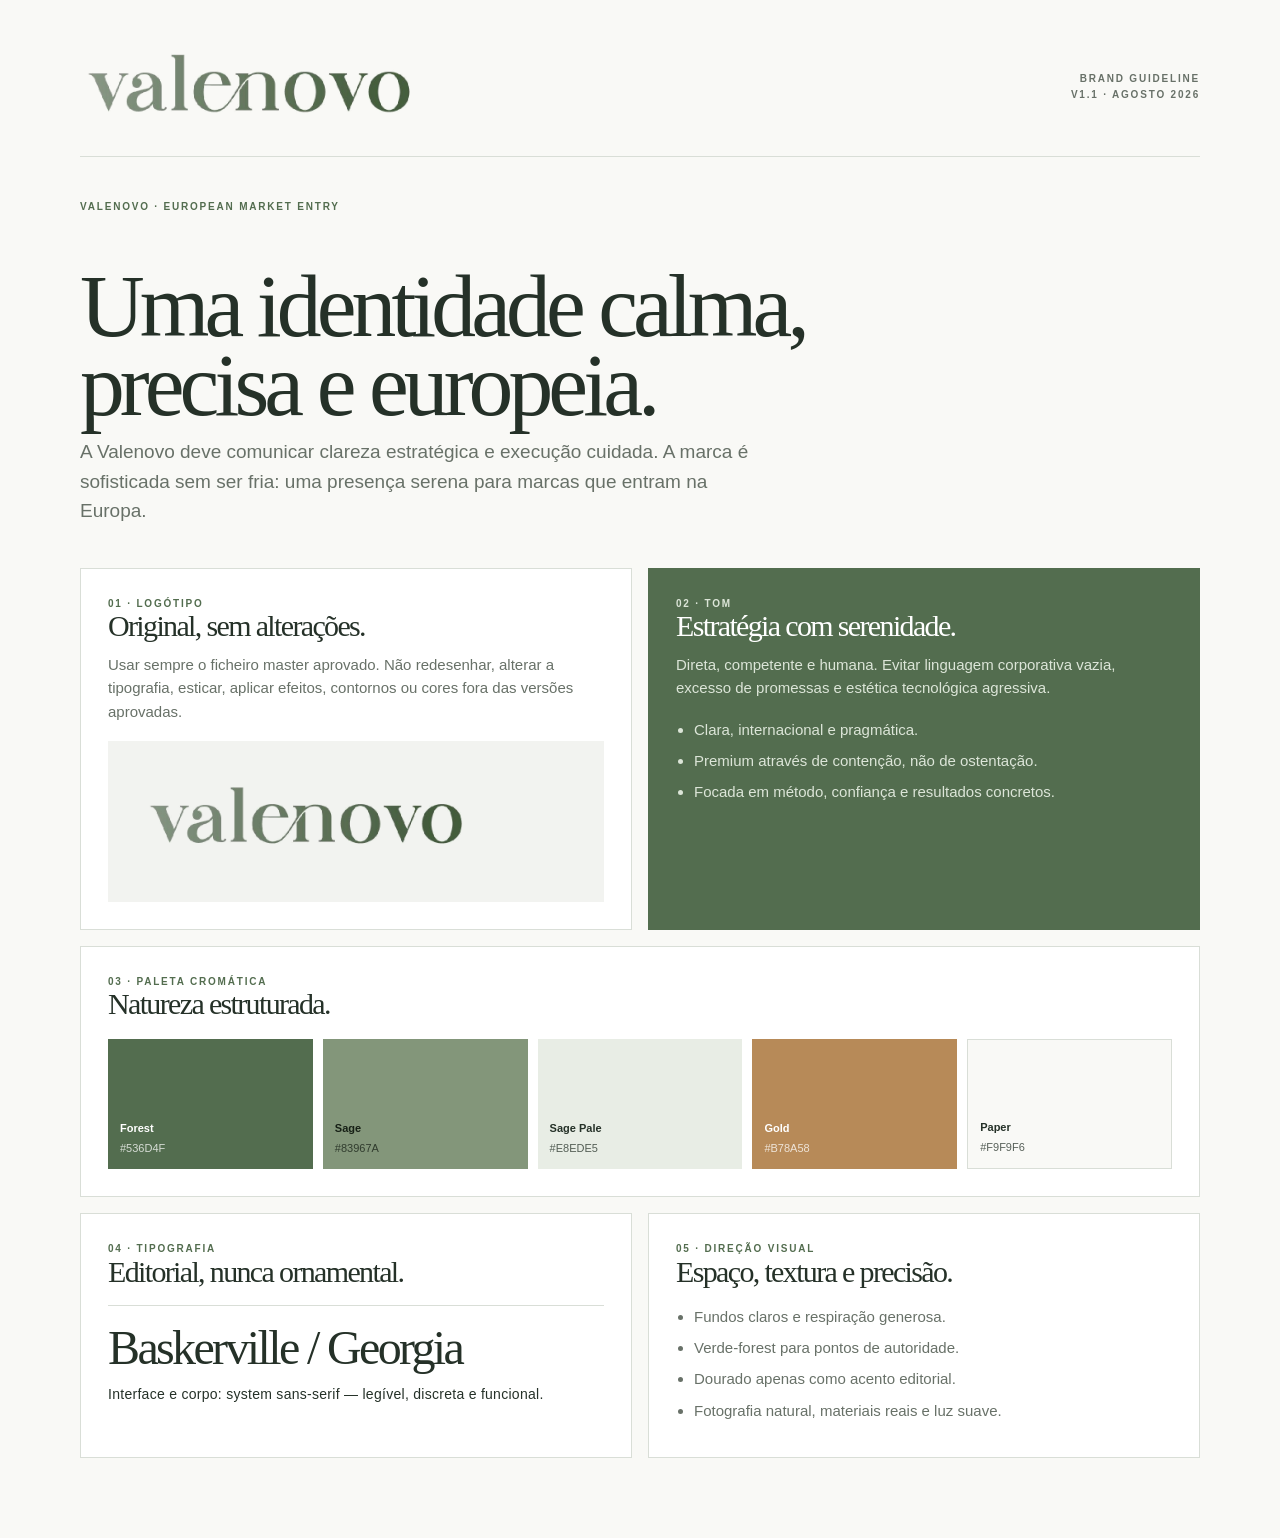
<file: valenovo-brand-guideline.html>
<!doctype html>
<html lang="pt-PT">
<head>
  <meta charset="utf-8" />
  <meta name="viewport" content="width=device-width, initial-scale=1" />
  <title>Valenovo — Brand Guideline</title>
  <style>
    :root { --forest:#536d4f; --ink:#253128; --sage:#83967a; --pale:#e8ede5; --paper:#f9f9f6; --mist:#f2f3f0; --gold:#b78a58; --line:#d9ded7; --muted:#687168; }
    * { box-sizing:border-box; }
    body { margin:0; color:var(--ink); background:var(--paper); font:15px/1.55 ui-sans-serif,-apple-system,BlinkMacSystemFont,"Segoe UI",sans-serif; }
    main { width:min(1120px,calc(100% - 48px)); margin:auto; padding:42px 0 80px; }
    .top { display:flex; align-items:center; justify-content:space-between; gap:20px; padding-bottom:25px; border-bottom:1px solid var(--line); }
    .logo { width:min(340px,62vw); height:auto; mix-blend-mode:multiply; }
    .top small,.eyebrow { color:var(--forest); font-size:10px; font-weight:700; letter-spacing:.18em; text-transform:uppercase; }
    .top small { text-align:right; color:var(--muted); }
    h1,h2 { font-family:Baskerville,"Iowan Old Style","Palatino Linotype",Georgia,serif; font-weight:400; letter-spacing:-.055em; }
    h1 { margin:52px 0 13px; font-size:clamp(48px,7vw,90px); line-height:.88; }
    h2 { margin:0 0 12px; font-size:30px; line-height:1; }
    .lead { max-width:670px; color:var(--muted); font-size:19px; }
    .grid { display:grid; grid-template-columns:repeat(2,1fr); gap:16px; margin-top:42px; }
    .card { padding:27px; border:1px solid var(--line); background:white; }
    .card.dark { color:white; border-color:var(--forest); background:var(--forest); }
    .card.dark p { color:#dce5d8; }
    p { margin:0; color:var(--muted); }
    .colors { display:grid; grid-template-columns:repeat(5,1fr); gap:10px; margin-top:20px; }
    .swatch { min-height:130px; padding:12px; display:flex; flex-direction:column; justify-content:flex-end; font-size:11px; font-weight:700; }
    .swatch span { margin-top:3px; opacity:.76; font-weight:500; }
    .type { margin-top:18px; padding-top:18px; border-top:1px solid var(--line); }
    .serif { font:400 clamp(31px,4vw,48px)/.98 Baskerville,"Iowan Old Style",Georgia,serif; letter-spacing:-.055em; }
    .sans { margin-top:13px; font-size:14px; letter-spacing:.02em; }
    .rules { margin:18px 0 0; padding-left:18px; color:var(--muted); }
    .rules li { margin:8px 0; }
    .lockup { margin-top:18px; padding:34px; background:var(--mist); }
    .lockup img { width:min(330px,100%); height:auto; mix-blend-mode:multiply; }
    @media (max-width:680px) { main{width:min(100% - 36px,1120px);padding-top:26px}.grid{grid-template-columns:1fr}.colors{grid-template-columns:repeat(2,1fr)}.top{align-items:flex-start}.top small{max-width:110px;line-height:1.35} }
  </style>
</head>
<body>
  <main>
    <header class="top"><img class="logo" src="valenovo-assets/valenovo-logo-transparent.png?v=approved-1" alt="Valenovo" /><small>Brand Guideline<br>v1.1 · agosto 2026</small></header>
    <div class="eyebrow" style="margin-top:42px">Valenovo · European Market Entry</div>
    <h1>Uma identidade calma,<br>precisa e europeia.</h1>
    <p class="lead">A Valenovo deve comunicar clareza estratégica e execução cuidada. A marca é sofisticada sem ser fria: uma presença serena para marcas que entram na Europa.</p>
    <section class="grid">
      <article class="card"><div class="eyebrow">01 · Logótipo</div><h2>Original, sem alterações.</h2><p>Usar sempre o ficheiro master aprovado. Não redesenhar, alterar a tipografia, esticar, aplicar efeitos, contornos ou cores fora das versões aprovadas.</p><div class="lockup"><img src="valenovo-assets/valenovo-logo-transparent.png?v=approved-1" alt="Valenovo" /></div></article>
      <article class="card dark"><div class="eyebrow" style="color:#dce5d8">02 · Tom</div><h2>Estratégia com serenidade.</h2><p>Direta, competente e humana. Evitar linguagem corporativa vazia, excesso de promessas e estética tecnológica agressiva.</p><ul class="rules" style="color:#dce5d8"><li>Clara, internacional e pragmática.</li><li>Premium através de contenção, não de ostentação.</li><li>Focada em método, confiança e resultados concretos.</li></ul></article>
      <article class="card" style="grid-column:1/-1"><div class="eyebrow">03 · Paleta cromática</div><h2>Natureza estruturada.</h2><div class="colors"><div class="swatch" style="background:#536d4f;color:white">Forest<span>#536D4F</span></div><div class="swatch" style="background:#83967a;color:#172016">Sage<span>#83967A</span></div><div class="swatch" style="background:#e8ede5;color:#253128">Sage Pale<span>#E8EDE5</span></div><div class="swatch" style="background:#b78a58;color:white">Gold<span>#B78A58</span></div><div class="swatch" style="background:#f9f9f6;color:#253128;border:1px solid #d9ded7">Paper<span>#F9F9F6</span></div></div></article>
      <article class="card"><div class="eyebrow">04 · Tipografia</div><h2>Editorial, nunca ornamental.</h2><div class="type"><div class="serif">Baskerville / Georgia</div><div class="sans">Interface e corpo: system sans-serif — legível, discreta e funcional.</div></div></article>
      <article class="card"><div class="eyebrow">05 · Direção visual</div><h2>Espaço, textura e precisão.</h2><ul class="rules"><li>Fundos claros e respiração generosa.</li><li>Verde-forest para pontos de autoridade.</li><li>Dourado apenas como acento editorial.</li><li>Fotografia natural, materiais reais e luz suave.</li></ul></article>
    </section>
  </main>
</body>
</html>
</file>
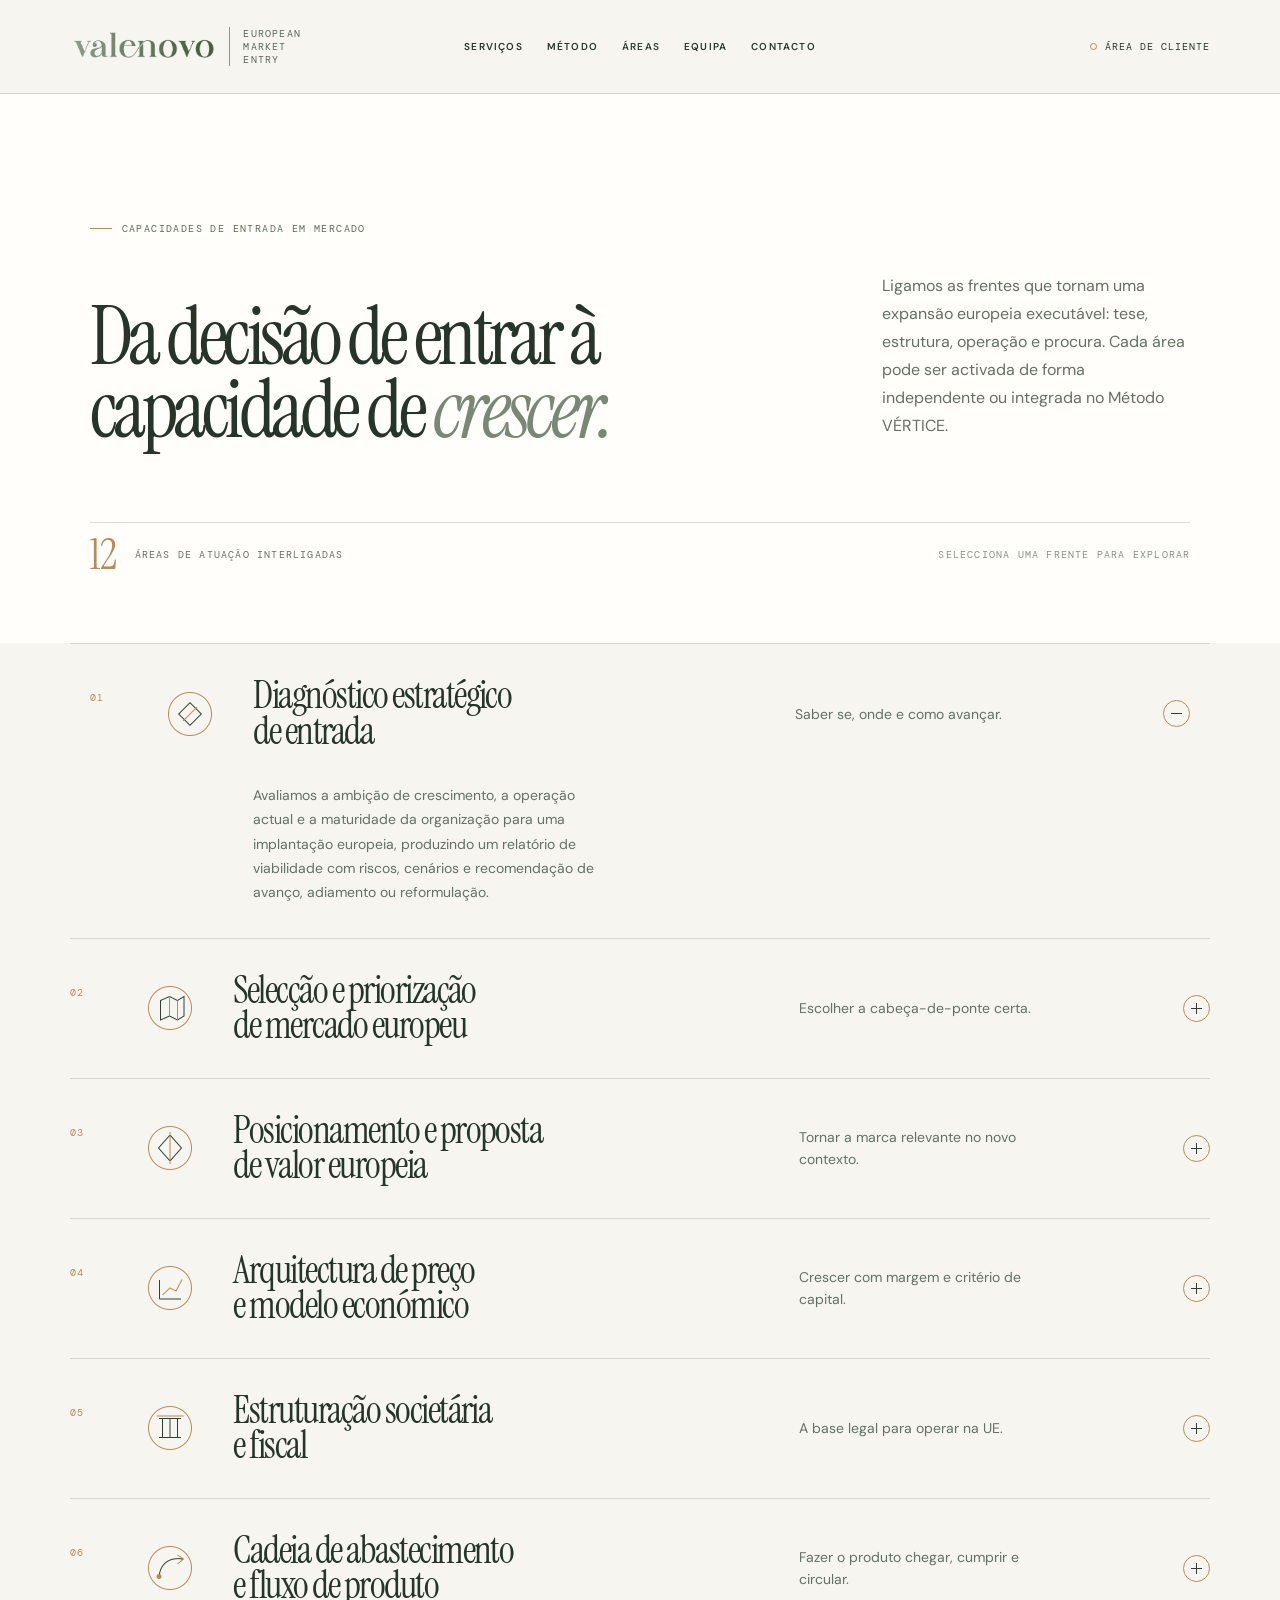
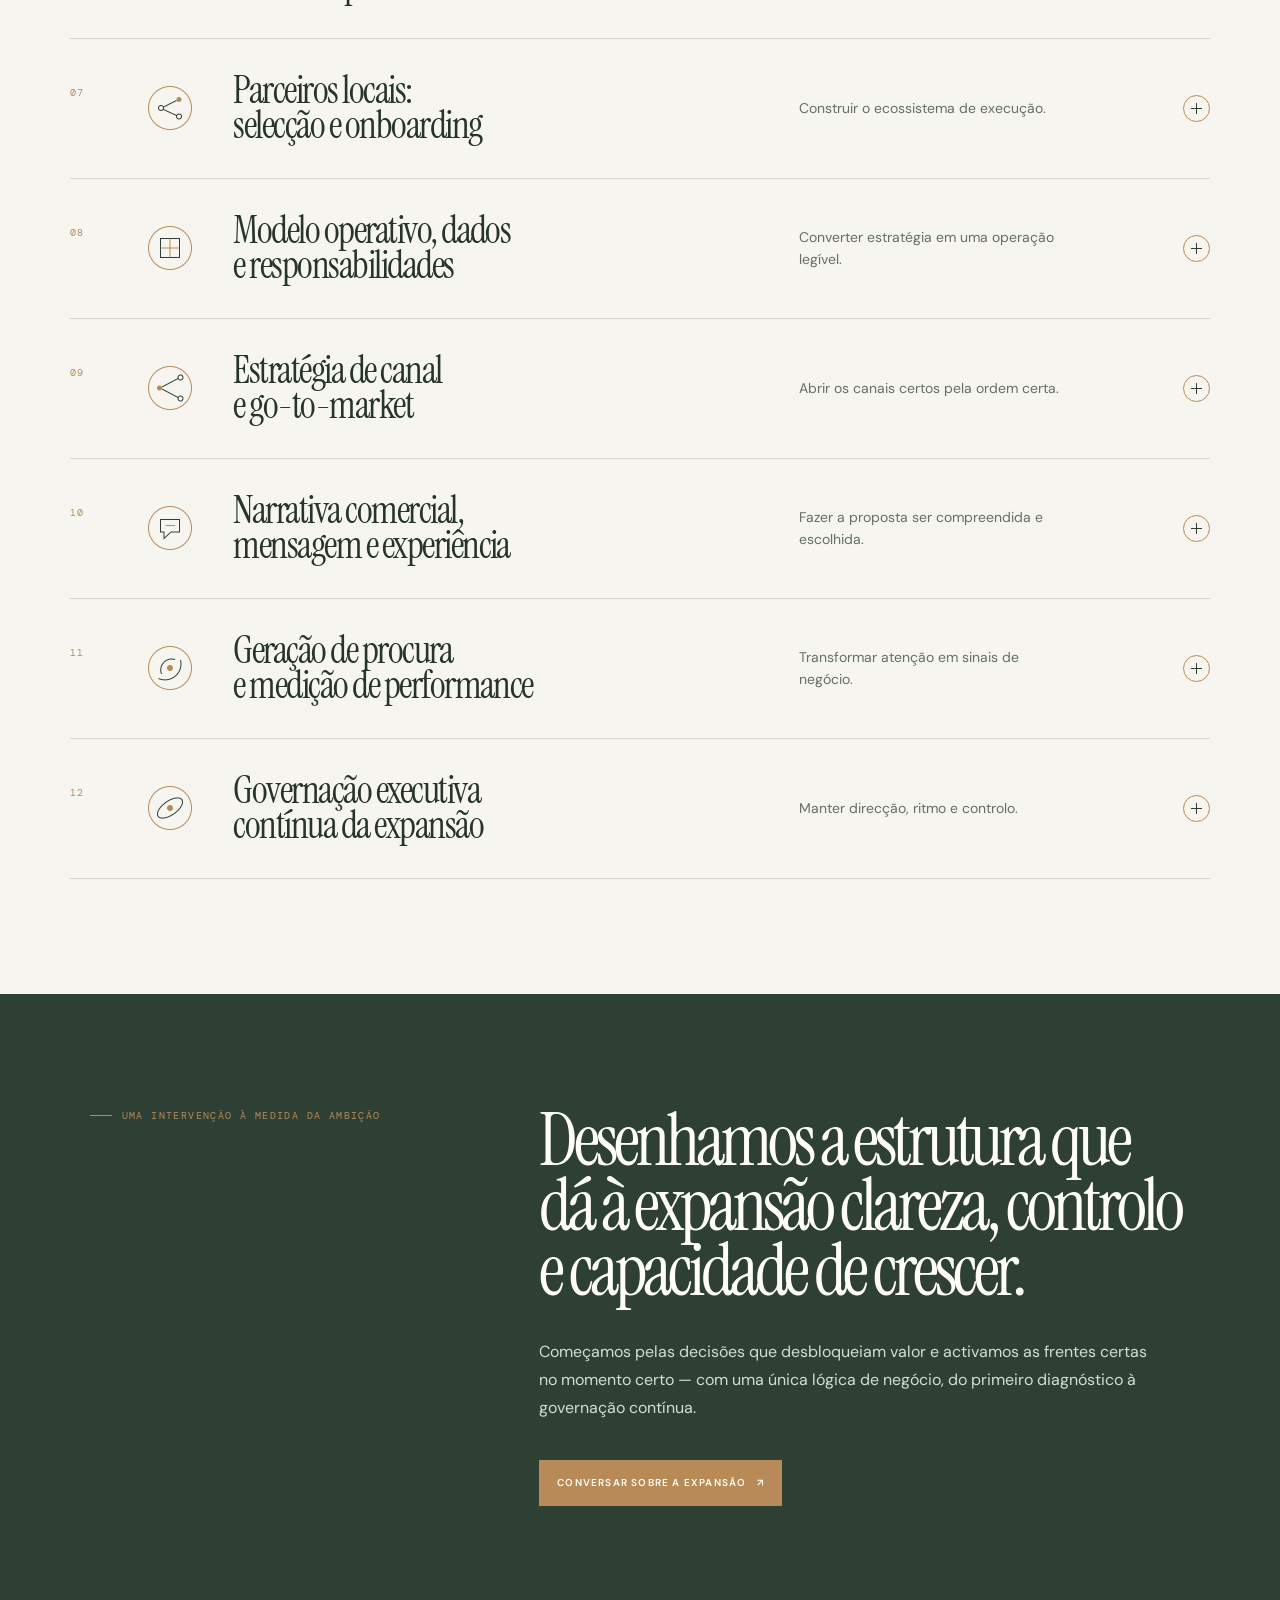
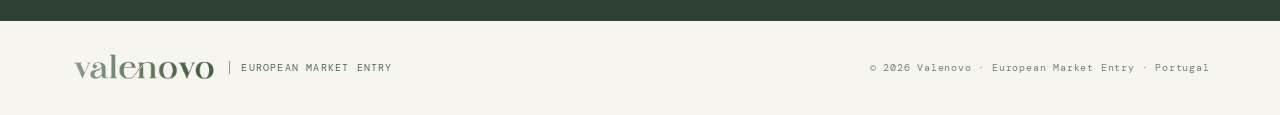
<file: valenovo-site/areas-atuacao.html>
<!doctype html>
<html lang="pt-PT">
  <head>
    <meta charset="utf-8" />
    <meta name="viewport" content="width=device-width, initial-scale=1" />
    <meta
      name="description"
      content="Áreas de atuação da Valenovo para entrada e crescimento na Europa."
    />
    <title>Áreas de Atuação — Valenovo · European Market Entry</title>
    <link rel="preconnect" href="https://fonts.googleapis.com" />
    <link rel="preconnect" href="https://fonts.gstatic.com" crossorigin />
    <link
      href="https://fonts.googleapis.com/css2?family=DM+Mono:wght@400;500&family=DM+Sans:opsz,wght@9..40,400;9..40,500;9..40,600;9..40,700&family=Instrument+Serif:ital@0;1&display=swap"
      rel="stylesheet"
    />
    <link rel="stylesheet" href="styles.css?v=14" />
    <link rel="stylesheet" href="gold-accents.css?v=13" />
    <link rel="stylesheet" href="areas-atuacao.css?v=1" />
  </head>
  <body class="areas-page">
    <header class="site-header">
      <a
        class="brand"
        href="index.html"
        aria-label="Valenovo · European Market Entry"
        ><img src="assets/valenovo-logo-transparent.png" alt="Valenovo" /><span
          >European<br>Market<br>Entry</span
        ></a
      >
      <nav aria-label="Navegação principal">
        <a href="index.html#servicos">Serviços</a
        ><a href="vertice.html">Método</a
        ><a class="nav-preview-active" href="areas-atuacao.html">Áreas</a
        ><a href="index.html#equipa">Equipa</a
        ><a href="index.html#contacto">Contacto</a>
      </nav>
      <a class="client-access" href="cliente.html"
        ><span class="access-dot"></span>Área de cliente</a
      >
      <details class="mobile-menu">
        <summary aria-label="Abrir menu"><span></span></summary>
        <nav aria-label="Navegação móvel"><a href="index.html#servicos">Serviços</a><a href="vertice.html">Método</a><a href="areas-atuacao.html">Áreas</a><a href="index.html#equipa">Equipa</a><a href="index.html#contacto">Contacto</a><a class="mobile-menu-client" href="cliente.html">Área de cliente</a></nav>
      </details>
    </header>

    <main>
      <section class="areas-hero">
        <p class="eyebrow">Capacidades de entrada em mercado</p>
        <div class="areas-hero-grid">
          <h1>Da decisão de entrar à capacidade de <em>crescer.</em></h1>
          <p>
            Ligamos as frentes que tornam uma expansão europeia executável:
            tese, estrutura, operação e procura. Cada área pode ser activada de
            forma independente ou integrada no Método VÉRTICE.
          </p>
        </div>
        <div class="areas-rule">
          <span>12</span>
          <p>Áreas de atuação interligadas</p>
          <small>Selecciona uma frente para explorar</small>
        </div>
      </section>

      <section class="areas-list" aria-label="Doze áreas de atuação">
        <details class="area-card" open>
          <summary>
            <span class="area-number">01</span
            ><img
              class="area-icon-image"
              src="assets/areas-icon-01.png?v=2"
              alt=""
            /><span class="area-title"
              >Diagnóstico estratégico<br />de entrada</span
            ><span class="area-teaser">Saber se, onde e como avançar.</span
            ><span class="area-toggle" aria-hidden="true"></span>
          </summary>
          <div class="area-detail">
            <p>
              Avaliamos a ambição de crescimento, a operação actual e a
              maturidade da organização para uma implantação europeia,
              produzindo um relatório de viabilidade com riscos, cenários e
              recomendação de avanço, adiamento ou reformulação.
            </p>
          </div>
        </details>
        <details class="area-card">
          <summary>
            <span class="area-number">02</span
            ><img
              class="area-icon-image"
              src="assets/areas-icon-02.png?v=2"
              alt=""
            /><span class="area-title"
              >Selecção e priorização<br />de mercado europeu</span
            ><span class="area-teaser">Escolher a cabeça-de-ponte certa.</span
            ><span class="area-toggle" aria-hidden="true"></span>
          </summary>
          <div class="area-detail">
            <p>
              Dimensionamos a oportunidade, analisamos concorrência, benchmark
              de preço e enquadramento regulatório por país para definir o
              ranking de mercados e a cabeça-de-ponte adequada.
            </p>
          </div>
        </details>
        <details class="area-card">
          <summary>
            <span class="area-number">03</span
            ><img
              class="area-icon-image"
              src="assets/areas-icon-03.png?v=2"
              alt=""
            /><span class="area-title"
              >Posicionamento e proposta<br />de valor europeia</span
            ><span class="area-teaser"
              >Tornar a marca relevante no novo contexto.</span
            ><span class="area-toggle" aria-hidden="true"></span>
          </summary>
          <div class="area-detail">
            <p>
              Traduzimos a marca de origem para o comprador e consumidor
              europeus — promessa, diferenciação, arquitectura de marca e
              portfólio — definindo o que entra, para quem e com que lugar no
              mercado.
            </p>
          </div>
        </details>
        <details class="area-card">
          <summary>
            <span class="area-number">04</span
            ><img
              class="area-icon-image"
              src="assets/areas-icon-04.png?v=2"
              alt=""
            /><span class="area-title"
              >Arquitectura de preço<br />e modelo económico</span
            ><span class="area-teaser"
              >Crescer com margem e critério de capital.</span
            ><span class="area-toggle" aria-hidden="true"></span>
          </summary>
          <div class="area-detail">
            <p>
              Estruturamos preço por canal, margens em cascata, unit economics,
              business case com CAPEX e OPEX, break-even e critérios de
              investimento para decidir onde e quanto alocar capital.
            </p>
          </div>
        </details>
        <details class="area-card">
          <summary>
            <span class="area-number">05</span
            ><img
              class="area-icon-image"
              src="assets/areas-icon-05.png?v=2"
              alt=""
            /><span class="area-title"
              >Estruturação societária<br />e fiscal</span
            ><span class="area-teaser">A base legal para operar na UE.</span
            ><span class="area-toggle" aria-hidden="true"></span>
          </summary>
          <div class="area-detail">
            <p>
              Coordenamos a escolha do veículo legal, constituição, obtenção de
              NIF/NIPC, registo de IVA intracomunitário, representação fiscal,
              preços de transferência e fluxo de resultados, articulando
              advogados e contabilistas especializados.
            </p>
          </div>
        </details>
        <details class="area-card">
          <summary>
            <span class="area-number">06</span
            ><img
              class="area-icon-image"
              src="assets/areas-icon-06.png?v=2"
              alt=""
            /><span class="area-title"
              >Cadeia de abastecimento<br />e fluxo de produto</span
            ><span class="area-teaser"
              >Fazer o produto chegar, cumprir e circular.</span
            ><span class="area-toggle" aria-hidden="true"></span>
          </summary>
          <div class="area-detail">
            <p>
              Desenhamos rota de importação, incoterms, despacho aduaneiro,
              armazenagem, fulfilment, logística inversa e conformidade de
              produto para uma colocação no mercado preparada, incluindo normas
              e rotulagem aplicáveis.
            </p>
          </div>
        </details>
        <details class="area-card">
          <summary>
            <span class="area-number">07</span
            ><img
              class="area-icon-image"
              src="assets/areas-icon-07.png?v=2"
              alt=""
            /><span class="area-title"
              >Parceiros locais:<br />selecção e onboarding</span
            ><span class="area-teaser"
              >Construir o ecossistema de execução.</span
            ><span class="area-toggle" aria-hidden="true"></span>
          </summary>
          <div class="area-detail">
            <p>
              Mapeamos e avaliamos distribuidores, importadores, agentes e
              prestadores; apoiamos negociação, modelo contratual, metas,
              territórios e integração, com papéis, incentivos e
              responsabilidades definidos.
            </p>
          </div>
        </details>
        <details class="area-card">
          <summary>
            <span class="area-number">08</span
            ><img
              class="area-icon-image"
              src="assets/areas-icon-08.png?v=2"
              alt=""
            /><span class="area-title"
              >Modelo operativo, dados<br />e responsabilidades</span
            ><span class="area-teaser"
              >Converter estratégia em uma operação legível.</span
            ><span class="area-toggle" aria-hidden="true"></span>
          </summary>
          <div class="area-detail">
            <p>
              Definimos arquitectura de sistemas e integrações, políticas de
              serviço ao cliente, indicadores-chave de desempenho (KPIs),
              reporting e matriz de decisão, esclarecendo o que sede e operação
              europeia decidem, executam e acompanham.
            </p>
          </div>
        </details>
        <details class="area-card">
          <summary>
            <span class="area-number">09</span
            ><img
              class="area-icon-image"
              src="assets/areas-icon-09.png?v=2"
              alt=""
            /><span class="area-title"
              >Estratégia de canal<br />e go-to-market</span
            ><span class="area-teaser"
              >Abrir os canais certos pela ordem certa.</span
            ><span class="area-toggle" aria-hidden="true"></span>
          </summary>
          <div class="area-detail">
            <p>
              Desenhamos o mix comercial entre directo ao consumidor (D2C),
              retalho, B2B, marketplaces e contas-chave, com sequência de
              abertura, metas por canal e regras de gestão de conflito.
            </p>
          </div>
        </details>
        <details class="area-card">
          <summary>
            <span class="area-number">10</span
            ><img
              class="area-icon-image"
              src="assets/areas-icon-10.png?v=2"
              alt=""
            /><span class="area-title"
              >Narrativa comercial,<br />mensagem e experiência</span
            ><span class="area-teaser"
              >Fazer a proposta ser compreendida e escolhida.</span
            ><span class="area-toggle" aria-hidden="true"></span>
          </summary>
          <div class="area-detail">
            <p>
              Localizamos mensagem, argumentário de vendas, materiais
              comerciais, pitch para compradores e experiência de marca nos
              pontos de contacto para criar uma presença coerente no contexto
              europeu.
            </p>
          </div>
        </details>
        <details class="area-card">
          <summary>
            <span class="area-number">11</span
            ><img
              class="area-icon-image"
              src="assets/areas-icon-11.png?v=2"
              alt=""
            /><span class="area-title"
              >Geração de procura<br />e medição de performance</span
            ><span class="area-teaser"
              >Transformar atenção em sinais de negócio.</span
            ><span class="area-toggle" aria-hidden="true"></span>
          </summary>
          <div class="area-detail">
            <p>
              Estruturamos aquisição entre performance, conteúdo, relações
              públicas e presença sectorial, com funil, gestão de relacionamento
              com clientes (CRM) e métricas para ler continuamente o mercado e
              optimizar a tração comercial.
            </p>
          </div>
        </details>
        <details class="area-card">
          <summary>
            <span class="area-number">12</span
            ><img
              class="area-icon-image"
              src="assets/areas-icon-12.png?v=2"
              alt=""
            /><span class="area-title"
              >Governação executiva<br />contínua da expansão</span
            ><span class="area-teaser">Manter direcção, ritmo e controlo.</span
            ><span class="area-toggle" aria-hidden="true"></span>
          </summary>
          <div class="area-detail">
            <p>
              Operamos a cadência de comités de decisão, roadmap faseado, gestão
              de risco e reporting ao board; quando necessário, interim
              management ou representação local, governados pelo Método VÉRTICE
              e acompanhados pela Área de Cliente.
            </p>
          </div>
        </details>
      </section>

      <section class="areas-closing">
        <p class="eyebrow">Uma intervenção à medida da ambição</p>
        <div>
          <h2>
            Desenhamos a estrutura que dá à expansão clareza, controlo e
            capacidade de crescer.
          </h2>
          <p>
            Começamos pelas decisões que desbloqueiam valor e activamos as
            frentes certas no momento certo — com uma única lógica de negócio,
            do primeiro diagnóstico à governação contínua.
          </p>
          <a
            class="button button-white"
            href="mailto:hello@valenovo.pt?subject=Conversa%20sobre%20expansão%20europeia"
            >Conversar sobre a expansão <span>↗︎</span></a
          >
        </div>
      </section>
    </main>
    <footer>
      <div>
        <img src="assets/valenovo-logo-transparent.png" alt="Valenovo" /><span
          >European&nbsp;Market&nbsp;Entry</span
        >
      </div>
      <span>© 2026 Valenovo · European Market Entry · Portugal</span>
    </footer>
  </body>
</html>
</file>
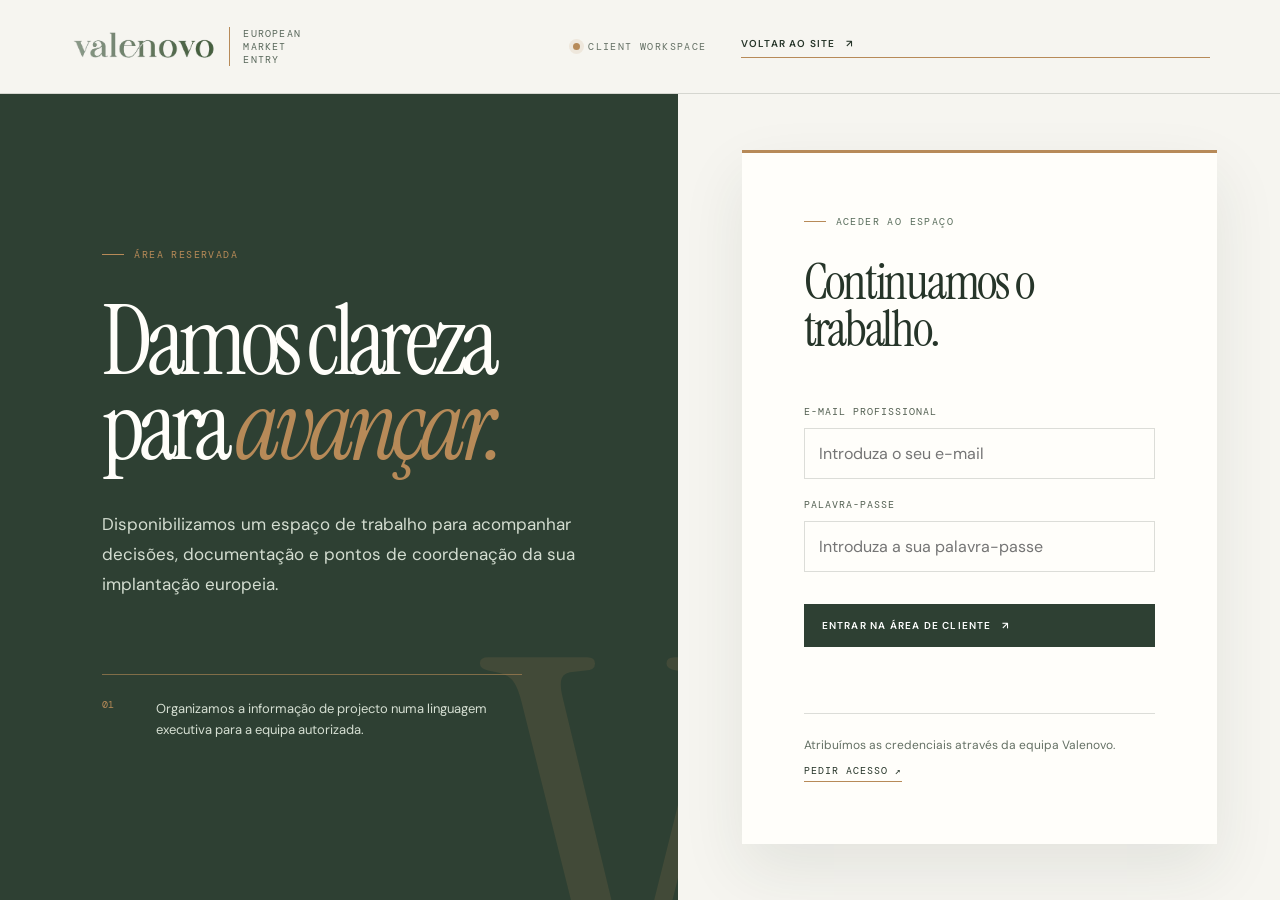
<file: valenovo-site/cliente.html>
<!doctype html>
<html lang="pt-PT"><head><meta charset="utf-8"><meta name="viewport" content="width=device-width, initial-scale=1"><meta name="description" content="Área de cliente Valenovo · European Market Entry."><title>Área de Cliente — Valenovo · European Market Entry</title><link rel="preconnect" href="https://fonts.googleapis.com"><link rel="preconnect" href="https://fonts.gstatic.com" crossorigin><link href="https://fonts.googleapis.com/css2?family=DM+Mono:wght@400;500&family=DM+Sans:opsz,wght@9..40,400;9..40,500;9..40,600;9..40,700&family=Instrument+Serif:ital@0;1&display=swap" rel="stylesheet"><link rel="stylesheet" href="styles.css?v=13"><link rel="stylesheet" href="gold-accents.css?v=13"><link rel="stylesheet" href="cliente.css?v=13"></head>
<body class="client-page"><header class="site-header"><a class="brand" href="index.html"><img src="assets/valenovo-logo-transparent.png" alt="Valenovo"><span>European<br>Market<br>Entry</span></a><span class="portal-label"><i></i>Client workspace</span><a class="quiet-link" href="index.html">Voltar ao site <span>↗︎</span></a></header><main><style>.login-card input{font-size:16px}</style>
<section class="client-login" id="login-screen"><div class="login-intro"><p class="eyebrow">Área reservada</p><h1>Damos clareza<br>para <em>avançar.</em></h1><p>Disponibilizamos um espaço de trabalho para acompanhar decisões, documentação e pontos de coordenação da sua implantação europeia.</p><div class="login-assurance"><span>01</span><p>Organizamos a informação de projecto numa linguagem executiva para a equipa autorizada.</p></div></div><div class="login-card"><p class="eyebrow">Aceder ao espaço</p><h2>Continuamos o trabalho.</h2><form id="login-form"><label for="email">E-mail profissional</label><input id="email" name="email" type="text" autocomplete="username" placeholder="Introduza o seu e-mail" required><label for="password">Palavra-passe</label><input id="password" name="password" type="password" autocomplete="current-password" placeholder="Introduza a sua palavra-passe" required><button class="button" type="submit">Entrar na área de cliente <span>↗</span></button><p class="form-error" id="form-error" role="alert"></p></form><div class="login-help"><p>Atribuímos as credenciais através da equipa Valenovo.</p><a href="mailto:hello@valenovo.pt?subject=Acesso%20à%20Área%20de%20Cliente%20Valenovo">Pedir acesso <span>↗</span></a></div></div></section>
<section class="client-dashboard" id="dashboard" hidden><div class="portal-top"><div><p class="eyebrow">Workspace de projecto</p><h1>Damos visão executiva<br>à <em>implantação.</em></h1></div><div class="portal-user"><span class="user-initial">C</span><div><b>Cliente Valenovo</b><small>Equipa autorizada</small></div><button id="logout" type="button">Terminar sessão</button></div></div><div class="project-banner"><div><p class="eyebrow">Estado da intervenção</p><h2>Desenvolvemos a arquitectura de entrada</h2><p>Reunimos os elementos de decisão que alinham a ambição europeia com a estrutura de mercado, operação e activação comercial.</p></div><div class="status-mark"><span></span><p>Coordenação activa</p></div></div><div class="portal-grid"><section class="portal-card progress-card"><div class="card-head"><p class="eyebrow">Mapa de trabalho</p><span>VÉRTICE</span></div><h3>Domínios de controlo</h3><div class="domain-list"><article><div><span class="domain-number">01</span><p><b>Tese de mercado</b><small>Direcção estratégica</small></p></div><span class="domain-state active">Em foco</span></article><article><div><span class="domain-number">02</span><p><b>Arquitectura operacional</b><small>Prontidão de execução</small></p></div><span class="domain-state">Em preparação</span></article><article><div><span class="domain-number">03</span><p><b>Prontidão comercial</b><small>Activação coordenada</small></p></div><span class="domain-state">A seguir</span></article></div></section><section class="portal-card decision-card"><div class="card-head"><p class="eyebrow">Próxima conversa</p><span>↗</span></div><h3>Alinhamento executivo</h3><p>Partilhamos aqui os pontos de decisão, materiais de preparação e o enquadramento de cada sessão de trabalho.</p><a class="quiet-link" href="mailto:hello@valenovo.pt?subject=Alinhamento%20executivo%20Valenovo">Contactar a equipa <span>↗</span></a></section><section class="portal-card materials-card"><div class="card-head"><p class="eyebrow">Biblioteca de projecto</p><span>04 itens</span></div><h3>Materiais partilhados</h3><a href="../escopo-estrategico.html"><span>↗</span><div><b>Proposta comercial — Aya Pitaya</b><small>Âmbito estratégico e comercial</small></div></a><a href="#"><span>↗</span><div><b>Síntese executiva</b><small>Documento de enquadramento</small></div></a><a href="#"><span>↗</span><div><b>Mapa de decisões</b><small>Governação de entrada</small></div></a><a href="vertice.html"><span>↗</span><div><b>Método VÉRTICE</b><small>Referência de trabalho</small></div></a></section></div><p class="portal-footnote">Mantemos este espaço como ponto único de visibilidade, coordenação e decisão da intervenção.</p></section></main><script src="cliente.js?v=4"></script></body></html>
</file>
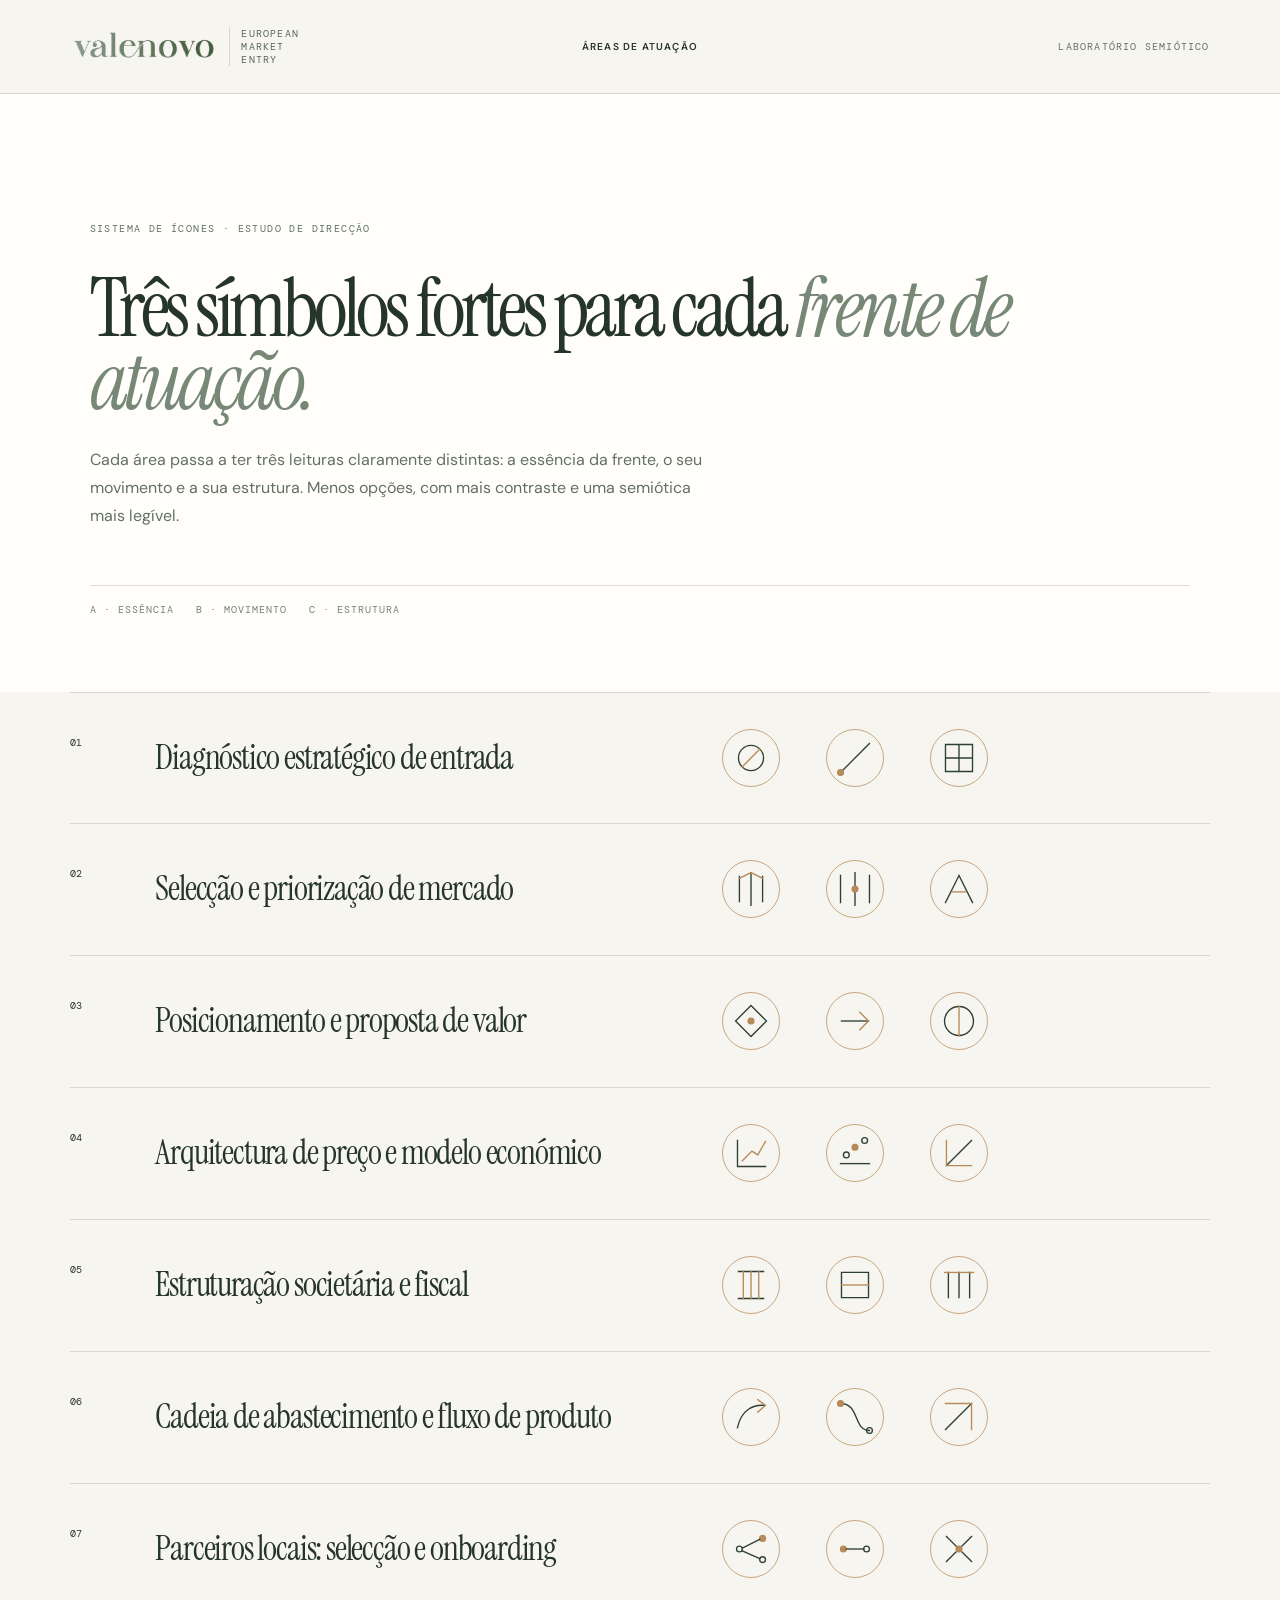
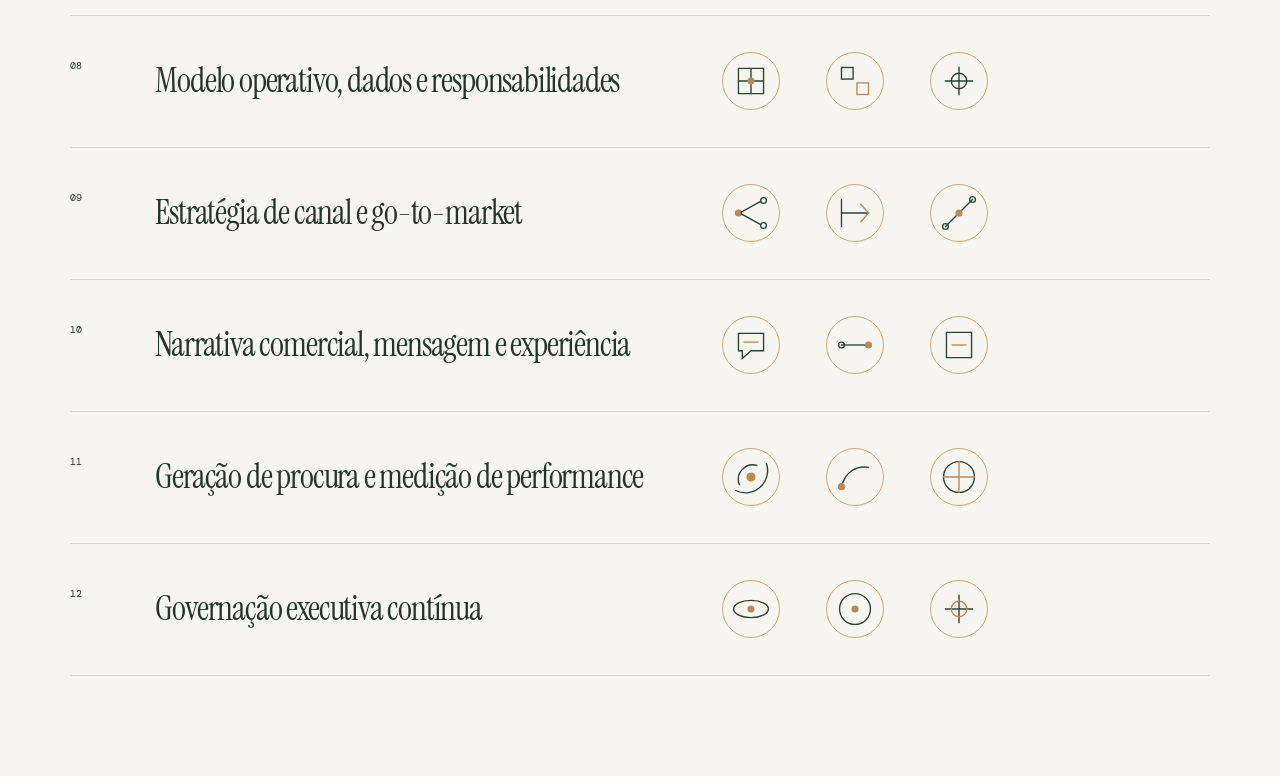
<file: valenovo-site/laboratorio-icones.html>
<!doctype html>
<html lang="pt-PT">
  <head>
    <meta charset="utf-8" />
    <meta name="viewport" content="width=device-width,initial-scale=1" />
    <title>Laboratório de Ícones — Valenovo</title>
    <link rel="preconnect" href="https://fonts.googleapis.com" />
    <link rel="preconnect" href="https://fonts.gstatic.com" crossorigin />
    <link
      href="https://fonts.googleapis.com/css2?family=DM+Mono:wght@400;500&family=DM+Sans:opsz,wght@9..40,400;9..40,500;9..40,600;9..40,700&family=Instrument+Serif:ital@0;1&display=swap"
      rel="stylesheet"
    />
    <link rel="stylesheet" href="styles.css?v=13" />
    <link rel="stylesheet" href="laboratorio-icones.css?v=2" />
  </head>
  <body class="lab-page">
    <header class="site-header">
      <a class="brand" href="areas-atuacao.html"
        ><img src="assets/valenovo-logo-transparent.png" alt="Valenovo" /><span
          >European<br>Market<br>Entry</span
        ></a
      >
      <nav><a href="areas-atuacao.html">Áreas de atuação</a></nav>
      <span class="lab-label">Laboratório semiótico</span>
    </header>
    <main>
      <section class="lab-hero">
        <p class="eyebrow">Sistema de ícones · estudo de direcção</p>
        <h1>Três símbolos fortes para cada <em>frente de atuação.</em></h1>
        <p>
          Cada área passa a ter três leituras claramente distintas: a essência
          da frente, o seu movimento e a sua estrutura. Menos opções, com mais
          contraste e uma semiótica mais legível.
        </p>
        <div class="legend">
          <span>A · essência</span><span>B · movimento</span
          ><span>C · estrutura</span>
        </div>
      </section>
      <section class="icon-lab">
        <article>
          <span>01</span>
          <h2>Diagnóstico estratégico de entrada</h2>
          <div class="choices">
            <i class="mark compass"></i><i class="mark scan"></i
            ><i class="mark grid"></i><i class="mark pulse"></i
            ><i class="mark orbit"></i>
          </div>
        </article>
        <article>
          <span>02</span>
          <h2>Selecção e priorização de mercado</h2>
          <div class="choices">
            <i class="mark map"></i><i class="mark route"></i
            ><i class="mark grid"></i><i class="mark signal"></i
            ><i class="mark orbit"></i>
          </div>
        </article>
        <article>
          <span>03</span>
          <h2>Posicionamento e proposta de valor</h2>
          <div class="choices">
            <i class="mark spark"></i><i class="mark route"></i
            ><i class="mark frame"></i><i class="mark pulse"></i
            ><i class="mark link"></i>
          </div>
        </article>
        <article>
          <span>04</span>
          <h2>Arquitectura de preço e modelo económico</h2>
          <div class="choices">
            <i class="mark chart"></i><i class="mark route"></i
            ><i class="mark grid"></i><i class="mark signal"></i
            ><i class="mark link"></i>
          </div>
        </article>
        <article>
          <span>05</span>
          <h2>Estruturação societária e fiscal</h2>
          <div class="choices">
            <i class="mark columns"></i><i class="mark route"></i
            ><i class="mark frame"></i><i class="mark pulse"></i
            ><i class="mark link"></i>
          </div>
        </article>
        <article>
          <span>06</span>
          <h2>Cadeia de abastecimento e fluxo de produto</h2>
          <div class="choices">
            <i class="mark route"></i><i class="mark map"></i
            ><i class="mark grid"></i><i class="mark signal"></i
            ><i class="mark orbit"></i>
          </div>
        </article>
        <article>
          <span>07</span>
          <h2>Parceiros locais: selecção e onboarding</h2>
          <div class="choices">
            <i class="mark link"></i><i class="mark route"></i
            ><i class="mark grid"></i><i class="mark pulse"></i
            ><i class="mark orbit"></i>
          </div>
        </article>
        <article>
          <span>08</span>
          <h2>Modelo operativo, dados e responsabilidades</h2>
          <div class="choices">
            <i class="mark grid"></i><i class="mark route"></i
            ><i class="mark frame"></i><i class="mark signal"></i
            ><i class="mark link"></i>
          </div>
        </article>
        <article>
          <span>09</span>
          <h2>Estratégia de canal e go-to-market</h2>
          <div class="choices">
            <i class="mark map"></i><i class="mark route"></i
            ><i class="mark grid"></i><i class="mark signal"></i
            ><i class="mark link"></i>
          </div>
        </article>
        <article>
          <span>10</span>
          <h2>Narrativa comercial, mensagem e experiência</h2>
          <div class="choices">
            <i class="mark spark"></i><i class="mark route"></i
            ><i class="mark frame"></i><i class="mark pulse"></i
            ><i class="mark orbit"></i>
          </div>
        </article>
        <article>
          <span>11</span>
          <h2>Geração de procura e medição de performance</h2>
          <div class="choices">
            <i class="mark signal"></i><i class="mark route"></i
            ><i class="mark grid"></i><i class="mark pulse"></i
            ><i class="mark orbit"></i>
          </div>
        </article>
        <article>
          <span>12</span>
          <h2>Governação executiva contínua</h2>
          <div class="choices">
            <i class="mark orbit"></i><i class="mark route"></i
            ><i class="mark grid"></i><i class="mark signal"></i
            ><i class="mark link"></i>
          </div>
        </article>
      </section>
    </main>
    <script src="laboratorio-icones.js?v=1"></script>
  </body>
</html>
</file>
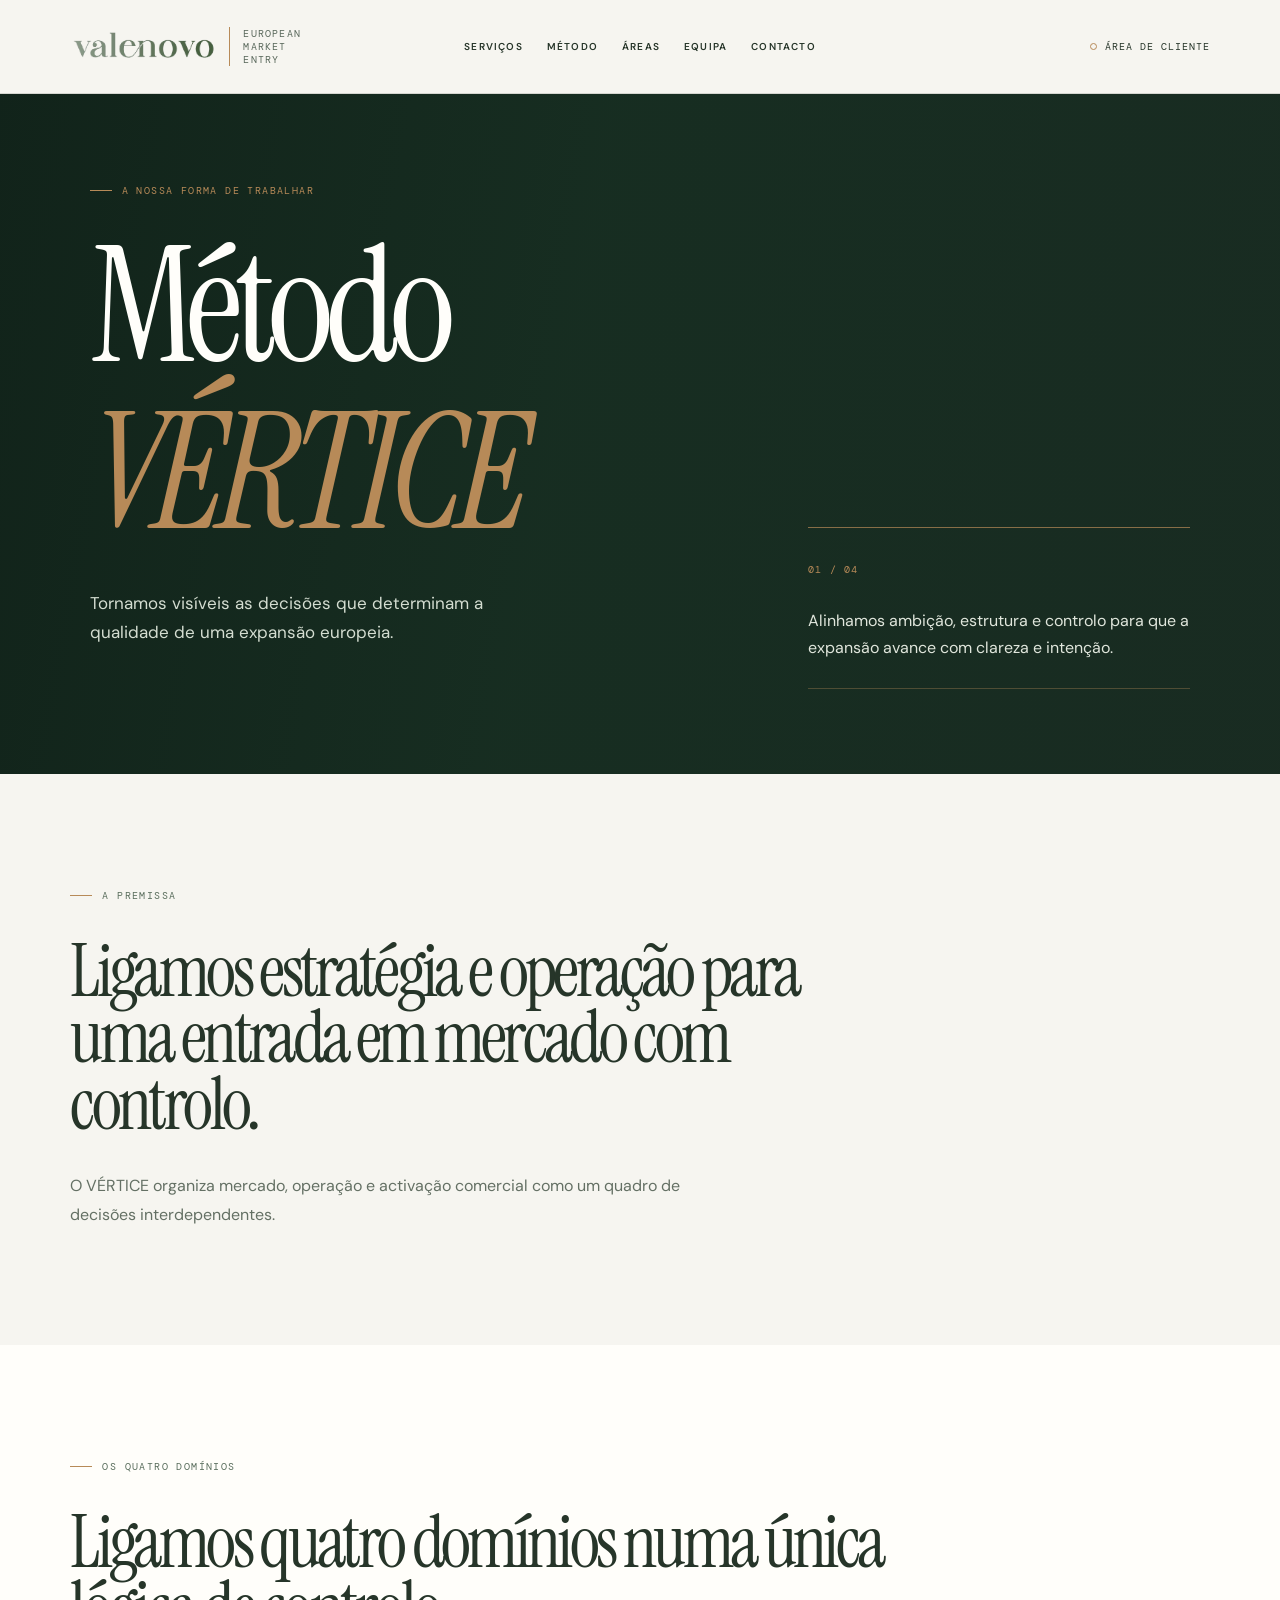
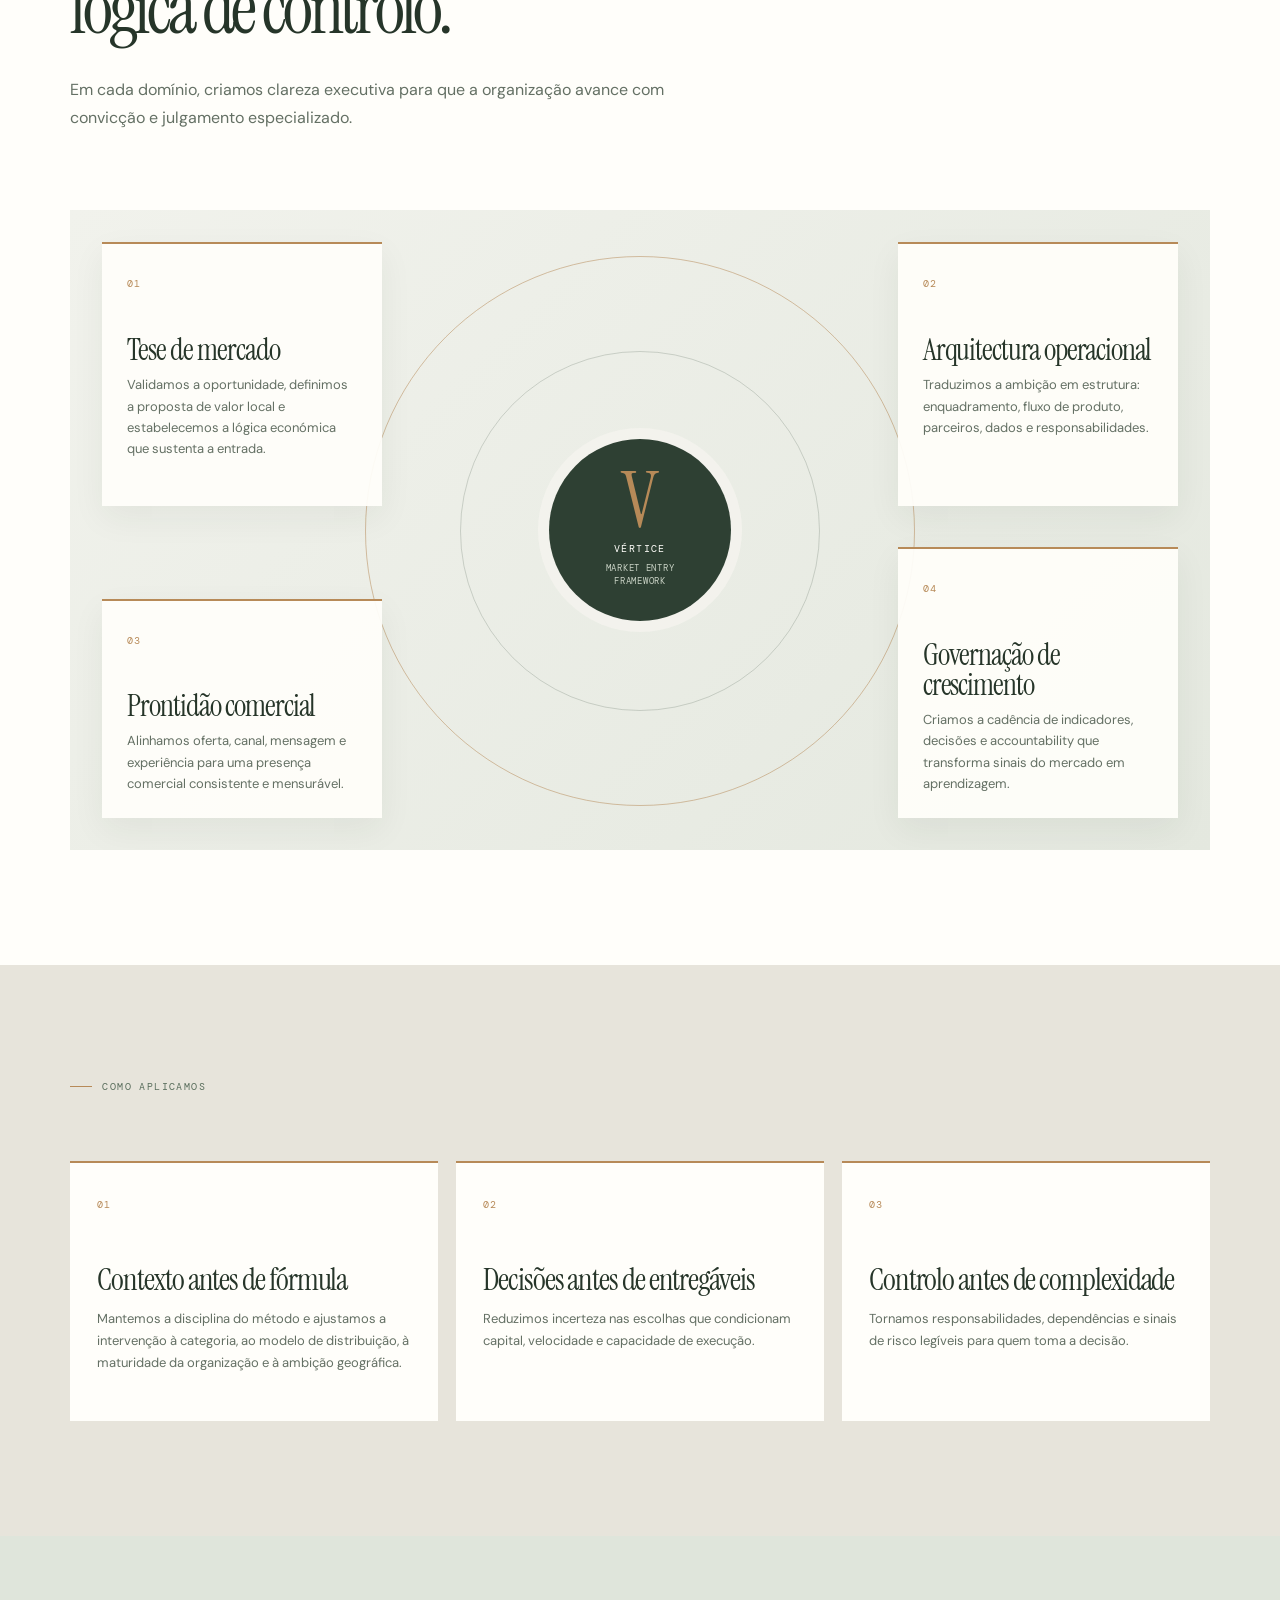
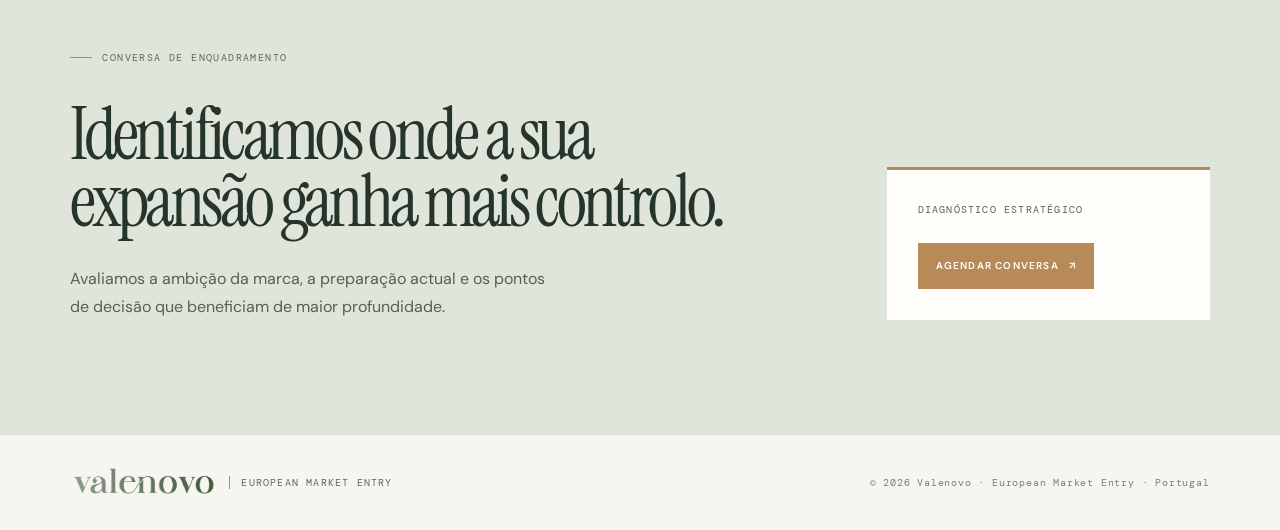
<file: valenovo-site/vertice.html>
<!doctype html>
<html lang="pt-PT">
  <head>
    <meta charset="utf-8" />
    <meta name="viewport" content="width=device-width, initial-scale=1" />
    <meta name="description" content="Método VÉRTICE — a forma de trabalho da Valenovo para estruturar entradas em mercado." />
    <title>Método VÉRTICE — Valenovo · European Market Entry</title>
    <link rel="preconnect" href="https://fonts.googleapis.com" /><link rel="preconnect" href="https://fonts.gstatic.com" crossorigin />
    <link href="https://fonts.googleapis.com/css2?family=DM+Mono:wght@400;500&family=DM+Sans:opsz,wght@9..40,400;9..40,500;9..40,600;9..40,700&family=Instrument+Serif:ital@0;1&display=swap" rel="stylesheet" />
    <link rel="stylesheet" href="styles.css?v=14" /><link rel="stylesheet" href="gold-accents.css?v=13" />
  </head>
  <body class="vertice-page">
    <header class="site-header"><a class="brand" href="index.html" aria-label="Valenovo · European Market Entry"><img src="assets/valenovo-logo-transparent.png" alt="Valenovo" /><span>European<br>Market<br>Entry</span></a><nav aria-label="Navegação principal"><a href="index.html#servicos">Serviços</a><a href="#top">Método</a><a href="areas-atuacao.html">Áreas</a><a href="index.html#equipa">Equipa</a><a href="index.html#contacto">Contacto</a></nav><a class="client-access" href="cliente.html"><span class="access-dot"></span>Área de cliente</a><details class="mobile-menu"><summary aria-label="Abrir menu"><span></span></summary><nav aria-label="Navegação móvel"><a href="index.html#servicos">Serviços</a><a href="#top">Método</a><a href="areas-atuacao.html">Áreas</a><a href="index.html#equipa">Equipa</a><a href="index.html#contacto">Contacto</a><a class="mobile-menu-client" href="cliente.html">Área de cliente</a></nav></details></header>
    <main id="top">
      <section class="vertice-hero"><video class="vertice-video" autoplay muted loop playsinline><source src="assets/valenovo-vertice-motion.mp4" type="video/mp4" /></video><div class="vertice-video-overlay" aria-hidden="true"></div><div class="vertice-hero-content"><p class="eyebrow">A nossa forma de trabalhar</p><h1>Método<br><em>VÉRTICE</em></h1><p>Tornamos visíveis as decisões que determinam a qualidade de uma expansão europeia.</p></div><div class="vertice-hero-note"><span>01 / 04</span><p>Alinhamos ambição, estrutura e controlo para que a expansão avance com clareza e intenção.</p></div></section>
      <section class="vertice-intro section"><p class="eyebrow">A premissa</p><div><h2>Ligamos estratégia e operação para uma entrada em mercado com controlo.</h2><p>O VÉRTICE organiza mercado, operação e activação comercial como um quadro de decisões interdependentes.</p></div></section>
      <section class="vertice-system section"><div class="programme-head"><p class="eyebrow">Os quatro domínios</p><h2>Ligamos quatro domínios numa única lógica de controlo.</h2><p>Em cada domínio, criamos clareza executiva para que a organização avance com convicção e julgamento especializado.</p></div>
        <div class="method-graphic" aria-label="Infográfico do Método VÉRTICE: Tese de Mercado, Arquitectura Operacional, Prontidão Comercial e Governação de Crescimento."><div class="method-orbit orbit-one"></div><div class="method-orbit orbit-two"></div><div class="method-core"><span>V</span><small>VÉRTICE</small><p>Market Entry<br>Framework</p></div><article class="method-node node-one"><span>01</span><h3>Tese de mercado</h3><p>Validamos a oportunidade, definimos a proposta de valor local e estabelecemos a lógica económica que sustenta a entrada.</p></article><article class="method-node node-two"><span>02</span><h3>Arquitectura operacional</h3><p>Traduzimos a ambição em estrutura: enquadramento, fluxo de produto, parceiros, dados e responsabilidades.</p></article><article class="method-node node-three"><span>03</span><h3>Prontidão comercial</h3><p>Alinhamos oferta, canal, mensagem e experiência para uma presença comercial consistente e mensurável.</p></article><article class="method-node node-four"><span>04</span><h3>Governação de crescimento</h3><p>Criamos a cadência de indicadores, decisões e accountability que transforma sinais do mercado em aprendizagem.</p></article></div>
      </section>
      <section class="vertice-principles section"><p class="eyebrow">Como aplicamos</p><div class="principles-grid"><article><span>01</span><h3>Contexto antes de fórmula</h3><p>Mantemos a disciplina do método e ajustamos a intervenção à categoria, ao modelo de distribuição, à maturidade da organização e à ambição geográfica.</p></article><article><span>02</span><h3>Decisões antes de entregáveis</h3><p>Reduzimos incerteza nas escolhas que condicionam capital, velocidade e capacidade de execução.</p></article><article><span>03</span><h3>Controlo antes de complexidade</h3><p>Tornamos responsabilidades, dependências e sinais de risco legíveis para quem toma a decisão.</p></article></div></section>
      <section class="contact"><p class="eyebrow">Conversa de enquadramento</p><div class="contact-grid"><div><h2>Identificamos onde a sua expansão ganha mais controlo.</h2><p>Avaliamos a ambição da marca, a preparação actual e os pontos de decisão que beneficiam de maior profundidade.</p></div><div class="contact-action"><p>Diagnóstico estratégico</p><a class="button" href="mailto:hello@valenovo.pt?subject=Diagnóstico%20estratégico%20Valenovo">Agendar conversa <span>↗︎</span></a></div></div></section>
    </main>
    <footer><div><img src="assets/valenovo-logo-transparent.png" alt="Valenovo" /><span>European&nbsp;Market&nbsp;Entry</span></div><span>© 2026 Valenovo · European Market Entry · Portugal</span></footer>
  </body>
</html>
</file>
<file: valenovo-site/styles.css>
:root {
  --ink: #263529;
  --forest: #2e4033;
  --sage: #9aa895;
  --sage-pale: #dfe5db;
  --paper: #f6f5f0;
  --white: #fffefa;
  --sand: #e7e4db;
  --muted: #647064;
  --line: rgba(38, 53, 41, 0.16);
  --serif: "Instrument Serif", Georgia, serif;
  --sans: "DM Sans", Arial, sans-serif;
  --mono: "DM Mono", monospace;
}

* {
  box-sizing: border-box;
}
html {
  scroll-behavior: smooth;
  scroll-padding-top: 94px;
}
body {
  margin: 0;
  padding-top: 94px;
  background: var(--paper);
  color: var(--ink);
  font-family: var(--sans);
  line-height: 1.6;
}
.site-header {
  height: 94px;
  display: grid;
  grid-template-columns: 1fr auto 1fr;
  gap: 34px;
  align-items: center;
  padding: 0 clamp(25px, 5.5vw, 88px);
  border-bottom: 1px solid var(--line);
  position: fixed;
  top: 0;
  right: 0;
  left: 0;
  z-index: 20;
  background: var(--paper);
}
.brand {
  display: flex;
  align-items: center;
  gap: 11px;
  text-decoration: none;
}
.brand img,
footer img {
  width: 148px;
  height: auto;
  display: block;
}
.brand span,
footer div span {
  padding-left: 11px;
  border-left: 1px solid var(--line);
  font: 10px var(--mono);
  letter-spacing: 0.12em;
  text-transform: uppercase;
  color: #59685b;
}
.site-header nav {
  display: flex;
  gap: 24px;
}
.site-header nav a {
  font-size: 10px;
  font-weight: 600;
  letter-spacing: 0.12em;
  text-transform: uppercase;
  color: var(--ink);
  text-decoration: none;
}
.mobile-menu {
  display: none;
}
.button {
  display: inline-block;
  background: var(--forest);
  padding: 15px 18px;
  color: #fff;
  font-size: 10px;
  font-weight: 600;
  letter-spacing: 0.12em;
  text-decoration: none;
  text-transform: uppercase;
}
.button span,
.quiet-link span {
  margin-left: 7px;
  font-variant-emoji: text;
}
.button-header {
  justify-self: end;
  padding: 11px 14px;
}
.hero {
  background: var(--white);
}
.hero-grid {
  min-height: 650px;
  display: grid;
  grid-template-columns: 1.22fr 0.78fr;
}
.hero-copy {
  /* Produces the approved 96px visual rhythm below the fixed header. */
  padding: 66px clamp(25px, 7vw, 110px) 70px;
}
.eyebrow {
  color: #607062;
  font: 10px var(--mono);
  letter-spacing: 0.14em;
  text-transform: uppercase;
  margin: 0;
}
.hero h1,
.intro h2,
.section-heading h2,
.programme h2,
.why h2,
.team h2,
.contact h2 {
  font: clamp(50px, 5.7vw, 90px) / 0.91 var(--serif);
  letter-spacing: -0.05em;
  margin: 38px 0 0;
}
.hero h1 em,
.why h2 em {
  font-style: italic;
  color: #778876;
}
.lead {
  max-width: 550px;
  font-size: 17px;
  line-height: 1.68;
  color: #536052;
  margin: 36px 0;
}
.hero-actions {
  display: flex;
  align-items: center;
  flex-wrap: wrap;
  gap: 27px;
}
.quiet-link {
  color: var(--ink);
  font-size: 10px;
  font-weight: 600;
  letter-spacing: 0.12em;
  text-transform: uppercase;
  text-decoration: none;
  border-bottom: 1px solid var(--ink);
  padding-bottom: 5px;
}
.hero-panel {
  background: var(--forest);
  color: #eff2eb;
  position: relative;
  padding: 45px;
  display: flex;
  flex-direction: column;
  overflow: hidden;
}
.hero-panel:before {
  content: "";
  position: absolute;
  width: 720px;
  height: 720px;
  border: 1px solid rgba(255, 255, 255, 0.2);
  border-radius: 50%;
  right: -360px;
  bottom: -350px;
}
.panel-label {
  font: 11px/1.65 var(--mono);
  letter-spacing: 0.12em;
  text-transform: uppercase;
  margin: 0;
  position: relative;
}
.panel-rule {
  width: 52px;
  border-top: 1px solid #b5c3af;
  margin-top: 54px;
}
.panel-number {
  margin: auto 0 0;
  font: clamp(145px, 18vw, 280px) / 0.7 var(--serif);
  color: #94a48e;
  letter-spacing: -0.09em;
  position: relative;
}
.panel-bottom {
  display: flex;
  align-items: end;
  justify-content: space-between;
  position: relative;
  margin-top: 46px;
}
.panel-bottom p {
  margin: 0;
  font-size: 13px;
  line-height: 1.55;
}
.panel-bottom span {
  font: 10px var(--mono);
  letter-spacing: 0.14em;
}
.hero-strip {
  display: flex;
  justify-content: space-between;
  padding: 19px clamp(25px, 5.5vw, 88px);
  background: var(--sage-pale);
  font: 10px var(--mono);
  letter-spacing: 0.1em;
  text-transform: uppercase;
  color: #526252;
}
.section {
  padding: 115px clamp(25px, 5.5vw, 88px);
}
.intro {
  background: var(--paper);
}
.intro-grid {
  display: grid;
  grid-template-columns: 1.16fr 0.55fr;
  gap: 11vw;
  margin-top: 38px;
}
.intro-grid h2 {
  margin: 0;
  max-width: 780px;
}
.intro-grid p {
  margin: 2px 0 25px;
  line-height: 1.76;
  color: var(--muted);
}
.intro-grid .emphasis {
  font: 27px/1.13 var(--serif);
  letter-spacing: -0.025em;
  color: var(--ink);
}
.section-alt {
  background: var(--sand);
}
.section-heading {
  display: grid;
  grid-template-columns: 1.15fr 0.46fr;
  gap: 11vw;
}
.section-heading h2 {
  margin-top: 37px;
}
.section-heading > p {
  margin: 64px 0 0;
  color: var(--muted);
  line-height: 1.75;
}
.service-grid {
  display: grid;
  grid-template-columns: repeat(3, 1fr);
  gap: 18px;
  margin-top: 70px;
}
.service-grid article {
  min-height: 355px;
  display: flex;
  flex-direction: column;
  padding: 29px;
  background: var(--white);
  border-top: 3px solid var(--forest);
}
.index {
  font: 10px var(--mono);
  color: #6f806d;
}
.service-grid h3 {
  font: 42px/0.91 var(--serif);
  letter-spacing: -0.045em;
  margin: 22px 0 17px;
}
.service-grid p {
  font-size: 14px;
  line-height: 1.68;
  margin: 0;
  color: var(--muted);
}
.service-grid a {
  font-size: 10px;
  font-weight: 600;
  letter-spacing: 0.12em;
  text-transform: uppercase;
  text-decoration: none;
  color: var(--ink);
  margin-top: 31px;
  border-bottom: 1px solid var(--ink);
  width: max-content;
  padding-bottom: 4px;
}
.programme {
  background: var(--white);
}
.programme-head {
  display: grid;
  grid-template-columns: 1.15fr 0.55fr;
  gap: 11vw;
}
.programme-head h2 {
  margin: 37px 0 0;
  max-width: 850px;
}
.timeline {
  margin-top: 73px;
  border-top: 1px solid var(--line);
}
.timeline article {
  display: grid;
  grid-template-columns: 84px 1fr 115px;
  gap: 30px;
  padding: 31px 0;
  border-bottom: 1px solid var(--line);
}
.timeline > article > span,
.timeline small {
  font: 10px var(--mono);
  letter-spacing: 0.08em;
  color: #6f806d;
}
.timeline h3 {
  font: 37px/1 var(--serif);
  letter-spacing: -0.035em;
  margin: 0 0 10px;
}
.timeline p {
  margin: 0;
  color: var(--muted);
  max-width: 550px;
}
.timeline small {
  text-align: right;
  padding-top: 8px;
}
.why {
  display: grid;
  grid-template-columns: 1.1fr 0.9fr;
  background: var(--forest);
  color: #f5f6f0;
}
.why-card {
  padding: 115px clamp(25px, 7vw, 110px);
}
.why-card .eyebrow {
  color: #c5d0c0;
}
.why h2 {
  margin-top: 38px;
}
.why-card > p:not(.eyebrow) {
  max-width: 480px;
  margin: 34px 0;
  color: #d5ddd2;
  line-height: 1.75;
}
.button-white {
  background: #f5f6f0;
  color: var(--forest);
}
.why-list {
  padding: 115px clamp(25px, 7vw, 110px) 115px 0;
  display: flex;
  flex-direction: column;
  justify-content: end;
}
.why-list article {
  display: grid;
  grid-template-columns: 35px 1fr;
  gap: 17px;
  border-top: 1px solid rgba(255, 255, 255, 0.28);
  padding: 24px 0;
}
.why-list span {
  color: #bdcdb7;
}
.why-list p {
  margin: 0;
  color: #dce4d9;
}
.why-list b {
  display: block;
  font: 27px var(--serif);
  letter-spacing: -0.025em;
  color: white;
  margin-bottom: 2px;
}
.faq {
  background: var(--white);
}
.faq-head {
  display: grid;
  grid-template-columns: 1.15fr 0.55fr;
  gap: 11vw;
}
.faq-head h2 {
  grid-column: 1;
  font: clamp(50px, 5.7vw, 90px) / 0.91 var(--serif);
  letter-spacing: -0.05em;
  margin: 37px 0 0;
}
.faq-head > p:last-child {
  grid-column: 2;
  grid-row: 1 / span 2;
  align-self: end;
  margin: 0;
  color: var(--muted);
  line-height: 1.72;
}
.faq-list {
  max-width: 920px;
  margin-top: 74px;
  border-top: 1px solid var(--ink);
}
.faq-list details {
  border-bottom: 1px solid var(--line);
}
.faq-list summary {
  display: flex;
  align-items: center;
  justify-content: space-between;
  gap: 28px;
  padding: 25px 0;
  cursor: pointer;
  list-style: none;
  font: 26px/1.08 var(--serif);
  letter-spacing: -0.025em;
}
.faq-list summary::-webkit-details-marker { display: none; }
.faq-list summary::marker { content: ""; }
.faq-list summary span {
  flex: 0 0 auto;
  color: var(--gold);
  font: 25px/1 var(--mono);
  transition: transform .18s ease;
}
.faq-list details[open] summary span { transform: rotate(45deg); }
.faq-list details p {
  max-width: 730px;
  margin: -3px 58px 27px 0;
  color: var(--muted);
  line-height: 1.72;
}
.team {
  background: var(--paper);
}
.team-head {
  display: block;
}
.team h2 {
  margin-top: 30px;
}
.team-grid {
  display: grid;
  grid-template-columns: 1fr 1fr;
  gap: 18px;
  margin-top: 70px;
}
.team-grid article {
  border-top: 1px solid var(--ink);
  padding-top: 23px;
}
.initial {
  font: 72px/0.8 var(--serif);
  margin: 0;
  color: #82917d;
}
.team-grid h3 {
  font: 38px var(--serif);
  letter-spacing: -0.04em;
  margin: 42px 0 8px;
}
.role {
  font: 11px/1.6 var(--mono) !important;
  letter-spacing: 0.06em;
  text-transform: uppercase;
  color: #516151 !important;
}
.team-grid article > p:last-child {
  max-width: 420px;
  color: var(--muted);
  line-height: 1.72;
  margin-top: 25px;
}
.contact {
  background: var(--sage-pale);
  padding: 115px clamp(25px, 5.5vw, 88px);
}
.contact-grid {
  display: grid;
  grid-template-columns: 1.15fr 0.55fr;
  gap: 11vw;
  margin-top: 38px;
}
.contact h2 {
  max-width: 700px;
  margin: 0;
}
.contact-grid > div > p {
  max-width: 480px;
  color: #526252;
  line-height: 1.72;
  margin: 30px 0 0;
}
.contact-action {
  align-self: end;
  background: var(--white);
  padding: 31px;
}
.contact-action p {
  font: 10px var(--mono);
  letter-spacing: 0.12em;
  text-transform: uppercase;
  margin: 0 0 25px !important;
}
.contact-action small {
  display: block;
  margin-top: 21px;
  color: #748173;
  font: 9px var(--mono);
  letter-spacing: 0.09em;
  text-transform: uppercase;
}
footer {
  background: var(--paper);
  padding: 28px clamp(25px, 5.5vw, 88px);
  display: flex;
  align-items: center;
  justify-content: space-between;
  color: #768174;
  font: 10px var(--mono);
  letter-spacing: 0.08em;
}
footer div {
  display: flex;
  align-items: center;
  gap: 11px;
}
/* Touch devices always use the compact navigation. This prevents a phone from
   receiving the desktop header if Safari reports an unusual viewport width. */
@media (max-width: 820px), (hover: none) and (pointer: coarse) {
  .site-header {
    height: 76px;
    grid-template-columns: 1fr auto;
    padding: 0 23px;
  }
  .site-header nav {
    display: none;
  }
  .site-header > .client-access { display: none; }
  .mobile-menu { display: block; justify-self: end; }
  .mobile-menu summary { width: 42px; height: 42px; display: grid; place-items: center; cursor: pointer; list-style: none; }
  .mobile-menu summary::-webkit-details-marker { display: none; }
  .mobile-menu summary::marker { content: ""; }
  .mobile-menu summary span, .mobile-menu summary span::before, .mobile-menu summary span::after { display: block; width: 21px; height: 1px; background: var(--ink); content: ""; transition: transform .2s ease, opacity .2s ease; }
  .mobile-menu summary span { position: relative; }
  .mobile-menu summary span::before { position: absolute; transform: translateY(-7px); }
  .mobile-menu summary span::after { position: absolute; transform: translateY(7px); }
  .mobile-menu[open] summary span { background: transparent; }
  .mobile-menu[open] summary span::before { transform: rotate(45deg); }
  .mobile-menu[open] summary span::after { transform: rotate(-45deg); }
  .site-header .mobile-menu nav { display: none; }
  .site-header .mobile-menu[open] nav { display: grid; position: fixed; z-index: 19; top: 76px; right: 0; left: 0; gap: 0; padding: 8px 23px 20px; background: var(--paper); border-bottom: 1px solid var(--line); }
  .site-header .mobile-menu nav a { display: flex; align-items: center; min-height: 47px; border-bottom: 1px solid var(--line); color: var(--ink); font: 10px var(--mono); font-weight: 500; letter-spacing: .12em; text-decoration: none; text-transform: uppercase; }
  .site-header .mobile-menu nav a:last-child { border-bottom: 0; }
  .site-header .mobile-menu nav .mobile-menu-client { margin-top: 10px; color: var(--gold); }
  .brand img {
    width: 134px;
  }
  .brand span {
    display: block;
    align-self: auto;
    white-space: nowrap;
    line-height: 1.55;
  }
  .button-header {
    font-size: 9px;
    padding: 10px 11px;
  }
  /* A masked SVG keeps every mobile CTA arrow identical in Safari. */
  .button,
  .quiet-link,
  .service-grid a,
  .login-help a {
    display: inline-flex;
    align-items: center;
    white-space: nowrap;
  }
  .button span,
  .quiet-link span,
  .service-grid a span,
  .login-help a span,
  .materials-card > a > span,
  .decision-card .card-head > span {
    display: inline-block;
    width: 12px;
    height: 12px;
    margin-left: 7px;
    flex: 0 0 12px;
    vertical-align: middle;
    color: currentColor;
    font-size: 0;
    line-height: 1;
    background-color: currentColor;
    -webkit-mask: url("data:image/svg+xml,%3Csvg xmlns='http://www.w3.org/2000/svg' viewBox='0 0 16 16'%3E%3Cpath d='M2 14 14 2M7 2h7v7' fill='none' stroke='%23000' stroke-width='1.5' stroke-linecap='square' stroke-linejoin='miter'/%3E%3C/svg%3E") center/contain no-repeat;
    mask: url("data:image/svg+xml,%3Csvg xmlns='http://www.w3.org/2000/svg' viewBox='0 0 16 16'%3E%3Cpath d='M2 14 14 2M7 2h7v7' fill='none' stroke='%23000' stroke-width='1.5' stroke-linecap='square' stroke-linejoin='miter'/%3E%3C/svg%3E") center/contain no-repeat;
  }
  .hero-grid {
    grid-template-columns: 1fr;
  }
  .hero-copy {
    /* Produces the approved 96px visual rhythm below the compact header. */
    padding: 66px 23px 72px;
  }
  .hero h1 {
    font-size: 64px;
  }
  .hero-panel {
    min-height: 390px;
    padding: 30px;
  }
  .hero-strip {
    padding: 17px 23px;
    gap: 16px;
    overflow: auto;
    white-space: nowrap;
  }
  .section,
  .contact {
    padding: 81px 23px;
  }
  html {
    scroll-padding-top: 76px;
  }
  body {
    padding-top: 76px;
  }
  .intro-grid,
  .section-heading,
  .programme-head,
  .faq-head,
  .contact-grid,
  .team-head {
    grid-template-columns: 1fr;
    gap: 28px;
  }
  .section-heading > p {
    margin: 0;
  }
  .service-grid {
    grid-template-columns: 1fr;
    margin-top: 48px;
  }
  .service-grid article {
    min-height: 300px;
  }
  .timeline {
    margin-top: 52px;
  }
  .timeline article {
    grid-template-columns: 35px 1fr;
    gap: 12px;
  }
  .timeline small {
    grid-column: 2;
    text-align: left;
    padding: 0;
  }
  .why {
    grid-template-columns: 1fr;
  }
  .why-card {
    padding: 80px 23px;
  }
  .why-list {
    padding: 0 23px 80px;
  }
  .faq-head h2 {
    margin-top: 30px;
  }
  .faq-head > p:last-child {
    grid-column: auto;
    grid-row: auto;
  }
  .faq-list {
    margin-top: 50px;
  }
  .faq-list summary {
    padding: 21px 0;
    font-size: 22px;
  }
  .faq-list p {
    margin-right: 0;
  }
  .team-grid {
    margin-top: 48px;
  }
  .team h2 {
    margin-top: 20px;
  }
  .contact-action {
    margin-top: 8px;
  }
  footer {
    padding: 24px 23px;
    align-items: flex-start;
    gap: 18px;
    flex-direction: column;
  }
}

/* Compact phones (375–430px): scale the layout by available space, never by model. */
@media (max-width: 430px) {
  .site-header { height: 72px; padding: 0 17px; }
  html { scroll-padding-top: 72px; }
  body { padding-top: 72px; }
  .brand { gap: 8px; }
  .brand img { width: 112px; }
  .brand span { padding-left: 8px; font-size: 8px; letter-spacing: .09em; }
  .client-access { font-size: 8px; letter-spacing: .07em; }
  .site-header .mobile-menu[open] nav { top: 72px; padding: 8px 17px 17px; }
  .client-access .access-dot { width: 6px; height: 6px; }
  .hero-copy { padding: 66px 18px 58px; }
  .hero h1, .intro h2, .section-heading h2, .programme h2, .why h2, .team h2, .contact h2 { font-size: clamp(46px, 13.2vw, 57px); }
  .lead { margin: 29px 0; font-size: 15px; line-height: 1.65; }
  .hero-actions { display: grid; justify-items: start; gap: 17px; }
  .hero-panel { min-height: 340px; padding: 25px; }
  .panel-rule { margin-top: 37px; }
  .panel-bottom { margin-top: 31px; }
  .hero-strip { padding: 16px 18px; }
  .section, .contact { padding: 68px 18px; }
  .service-grid { gap: 14px; margin-top: 40px; }
  .service-grid article { min-height: 310px; padding: 24px; }
  .service-grid h3 { font-size: 38px; }
  .why-card { padding: 68px 18px; }
  .why-list { padding: 0 18px 68px; }
  .team-grid { gap: 28px; margin-top: 40px; }
  .team-grid h3 { margin-top: 31px; font-size: 35px; }
  .contact-action { padding: 25px; }
  footer { padding: 23px 18px; }
  footer img { width: 112px; }
}
</file>
<file: valenovo-site/gold-accents.css>
/* Valenovo gold: an accent for direction and finish, never the dominant colour. */
:root { --gold: #b78a58; --soft-gold: #eee5d9; }

.brand span,
footer div span { border-color: var(--gold); }

.site-header nav a { position: relative; }
.site-header nav a::after { content: ""; position: absolute; right: 0; bottom: -8px; left: 0; border-top: 1px solid var(--gold); transform: scaleX(0); transform-origin: right; transition: transform .18s ease; }
.site-header nav a:hover::after,
.site-header nav a:focus-visible::after { transform: scaleX(1); transform-origin: left; }

.button-header { box-shadow: inset 0 0 0 1px var(--gold); }
.eyebrow { color: #596d5c; }
.eyebrow::before { content: ""; display: inline-block; width: 22px; margin: 0 10px 3px 0; border-top: 1px solid var(--gold); }
.hero .eyebrow::before { display: none; }
.hero .eyebrow { color: var(--gold); }
.hero h1 em { color: #687e69; }
.quiet-link { border-color: var(--gold); }

.panel-rule { border-color: var(--gold); }
.panel-number { color: var(--gold); }
.hero-strip { border-top: 1px solid rgba(183,138,88,.38); border-bottom: 1px solid rgba(183,138,88,.38); }

.service-grid article { border-top-color: var(--gold); }
.index,
.timeline > article > span { color: var(--gold); }
.service-grid a { border-color: var(--gold); }
.timeline { border-top-color: rgba(183,138,88,.65); }
.timeline article { border-bottom-color: rgba(183,138,88,.36); }
.timeline h3::before { content: ""; display: inline-block; width: 16px; margin: 0 10px 9px 0; border-top: 1px solid var(--gold); }

.why-list article { border-color: rgba(183,138,88,.55); }
.why-list span { color: var(--gold); }
.button-white { background: var(--gold); color: #fffdf8; }

.team-grid article { border-top-color: var(--gold); }
.initial { color: var(--gold); }
.contact-action { border-top: 3px solid var(--gold); }
.contact-action .button { background: var(--gold); }

/* Lisbon hero video: the image carries atmosphere; the Valenovo overlay protects legibility. */
.hero-panel { isolation: isolate; }
.hero-video { position: absolute; inset: 0; z-index: -2; width: 100%; height: 100%; object-fit: cover; filter: saturate(.82) contrast(.96) brightness(.84); }
.hero-video-overlay { position: absolute; inset: 0; z-index: -1; background: linear-gradient(135deg, rgba(46,64,51,.91) 0%, rgba(46,64,51,.76) 48%, rgba(46,64,51,.58) 100%); }

/* VÉRTICE: a decision framework expressed as a system rather than a delivery timetable. */
.programme-head > p:last-child { align-self: end; margin: 0; color: var(--muted); line-height: 1.75; }
.method-graphic { position: relative; display: grid; grid-template-columns: repeat(2, minmax(0, 1fr)); gap: 18px; min-height: 640px; margin-top: 78px; padding: 32px; isolation: isolate; background: linear-gradient(135deg, #f1f2ec, #e4e8df); overflow: hidden; }
.method-orbit { position: absolute; border: 1px solid rgba(183,138,88,.52); border-radius: 50%; pointer-events: none; }
.orbit-one { width: 550px; height: 550px; top: 46px; left: 50%; transform: translateX(-50%); }
.orbit-two { width: 360px; height: 360px; top: 141px; left: 50%; transform: translateX(-50%); border-color: rgba(46,64,51,.19); }
.method-core { position: absolute; z-index: 1; top: 50%; left: 50%; width: 182px; height: 182px; transform: translate(-50%,-50%); border-radius: 50%; display: flex; flex-direction: column; align-items: center; justify-content: center; text-align: center; background: var(--forest); color: #fffefa; box-shadow: 0 0 0 11px rgba(246,245,240,.76); }
.method-core span { font: 78px/.72 var(--serif); color: var(--gold); }.method-core small { margin-top: 13px; font: 10px var(--mono); letter-spacing: .14em; }.method-core p { margin: 7px 0 0; font: 9px/1.45 var(--mono); letter-spacing: .08em; text-transform: uppercase; color: #c9d2c5; }
.method-node { z-index: 1; max-width: 280px; padding: 25px 25px 24px; background: rgba(255,254,250,.94); border-top: 2px solid var(--gold); box-shadow: 0 12px 32px rgba(38,53,41,.06); }.node-two,.node-four { justify-self: end; }.node-three,.node-four { align-self: end; }
.method-node span { font: 10px var(--mono); letter-spacing: .1em; color: var(--gold); }.method-node h3 { margin: 40px 0 9px; font: 30px/1 var(--serif); letter-spacing: -.035em; }.method-node p { margin: 0; color: var(--muted); font-size: 13px; line-height: 1.65; }.method-note { max-width: 780px; margin: 27px 0 0; color: var(--muted); font-size: 13px; line-height: 1.7; }
@media(max-width:820px) { .programme-head > p:last-child { margin: 0; }.method-graphic { min-height: auto; grid-template-columns: 1fr; padding: 18px; margin-top: 48px; gap: 14px; }.method-orbit { display: none; }.method-core { position: relative; top: auto; left: auto; transform: none; justify-self: center; width: 158px; height: 158px; margin: 16px 0; }.method-node,.node-two,.node-three,.node-four { max-width: none; justify-self: stretch; align-self: auto; }.method-node h3 { margin-top: 25px; } }

/* Home teaser and dedicated VÉRTICE page */
.method-teaser { display: grid; grid-template-columns: 1.05fr .62fr 190px; gap: 7vw; align-items: center; margin-top: 54px; padding: 42px 0 0; border-top: 1px solid rgba(183,138,88,.65); }.method-teaser h2 { max-width: 650px; margin: 29px 0 0; }.method-teaser > div:nth-child(2) p { margin: 0 0 25px; color: var(--muted); line-height: 1.75; }.method-mark { position: relative; display: grid; width: 165px; height: 165px; align-items: center; justify-items: center; border: 1px solid var(--gold); border-radius: 50%; }.method-mark span { font: 92px/.7 var(--serif); color: var(--forest); }.method-mark small { position: absolute; bottom: 22px; font: 9px var(--mono); letter-spacing: .13em; color: var(--gold); }.method-mark i { position: absolute; width: 208px; border-top: 1px solid rgba(183,138,88,.38); transform: rotate(-38deg); }
.vertice-hero { position:relative; isolation:isolate; overflow:hidden; min-height:680px; display:grid; grid-template-columns:1fr .62fr; gap:8vw; padding:clamp(90px,12vw,165px) clamp(25px,7vw,110px) 85px; background:var(--forest); color:#fffefa; }.vertice-video { position:absolute; z-index:-2; inset:0; width:100%; height:100%; object-fit:cover; filter:saturate(.62) contrast(.94) brightness(.52); }.vertice-video-overlay { position:absolute; z-index:-1; inset:0; background:linear-gradient(100deg,rgba(16,34,25,.96) 0%,rgba(20,43,31,.89) 44%,rgba(18,37,28,.76) 100%); }.vertice-hero-content { position:relative; }.vertice-hero .eyebrow { color:var(--gold); }.vertice-hero h1 { margin:38px 0 0; font:clamp(50px,5.7vw,90px)/.91 var(--serif); letter-spacing:-.05em; text-align:left; }.vertice-hero h1 em { display:inline-block; margin-top:.13em; color:var(--gold); }.vertice-hero-content > p:last-child { max-width:470px; margin:42px 0 0; color:#d4ddd1; font-size:17px; line-height:1.7; }.vertice-hero-note { position:relative; align-self:end; padding:27px 0; border-top:1px solid rgba(183,138,88,.7); border-bottom:1px solid rgba(183,138,88,.35); }.vertice-hero-note span { font:10px var(--mono); letter-spacing:.12em; color:var(--gold); }.vertice-hero-note p { margin:26px 0 0; color:#e0e6dc; line-height:1.7; }.vertice-intro { display:grid; grid-template-columns:.52fr 1.2fr; gap:11vw; background:var(--paper); }.vertice-intro h2 { max-width:810px; margin:0; font:clamp(50px,5.7vw,90px)/.91 var(--serif); letter-spacing:-.05em; text-align:left; }.vertice-intro div > p { max-width:630px; margin:34px 0 0; color:var(--muted); line-height:1.8; }.vertice-system { background:var(--white); }.vertice-principles { background:var(--sand); }.principles-grid { display:grid; grid-template-columns:repeat(3,1fr); gap:18px; margin-top:68px; }.principles-grid article { min-height:260px; padding:27px; background:var(--white); border-top:2px solid var(--gold); }.principles-grid span { font:10px var(--mono); letter-spacing:.1em; color:var(--gold); }.principles-grid h3 { margin:48px 0 13px; font:31px/1 var(--serif); letter-spacing:-.035em; }.principles-grid p { margin:0; color:var(--muted); font-size:13px; line-height:1.7; }
.vertice-system .programme-head h2 { font:clamp(50px,5.7vw,90px)/.91 var(--serif); letter-spacing:-.05em; text-align:left; }
@media(max-width:820px) { .method-teaser,.vertice-hero,.vertice-intro { grid-template-columns:1fr; gap:30px; }.method-teaser .method-mark { position:relative; left:50%; justify-self:start; margin:12px 0 0; transform:translateX(-50%); }.vertice-hero { min-height:auto; padding:90px 23px 76px; }.vertice-hero h1 { font-size:64px; }.vertice-intro { padding:81px 23px; }.principles-grid { grid-template-columns:1fr; margin-top:48px; }.principles-grid article { min-height:auto; }.principles-grid h3 { margin-top:30px; } }

.client-access{justify-self:end;display:flex;align-items:center;gap:8px;color:var(--ink);font:10px var(--mono);letter-spacing:.1em;text-decoration:none;text-transform:uppercase}.access-dot{width:7px;height:7px;border:1px solid var(--gold);border-radius:50%}@media(max-width:820px){.client-access{font-size:9px}}

/* Dedicated VÉRTICE page: headings follow the standard left-aligned section rhythm. */
.vertice-intro,
.vertice-system .programme-head {
  grid-template-columns: 1fr;
  gap: 0;
}
.vertice-intro h2,
.vertice-system .programme-head h2 {
  margin-top: 37px;
}
.vertice-intro div > p,
.vertice-system .programme-head > p:last-child {
  grid-column: auto;
  align-self: start;
  max-width: 630px;
  margin-top: 34px;
}

/* Keep the original serif treatment of the hero method name. */
.vertice-hero h1 {
  font-family: var(--serif);
  letter-spacing: -.05em;
}

@media (min-width: 821px) {
  .vertice-hero {
    padding-top: clamp(90px, 7vw, 110px);
  }

  .vertice-hero h1 {
    font-size: clamp(110px, 12.5vw, 180px);
  }
}

@media (max-width: 820px) {
  .vertice-hero h1 {
    font-size: 64px;
  }

  .vertice-intro h2,
  .vertice-system .programme-head h2 {
    font-size: 42px;
  }

  .vertice-system .programme-head > p:last-child {
    grid-column: auto;
    margin-top: 0;
  }

  .principles-grid h3 {
    margin-top: 16px;
  }
}

/* Home refinements */
.brand span{align-self:stretch;display:flex;align-items:center;padding-left:13px}.hero-strip{margin:42px 0;overflow:hidden;white-space:nowrap}.hero-strip-track{display:flex;width:max-content;animation:hero-message-scroll 24s linear infinite}.hero-strip-track span{flex:none;padding-right:62px}@keyframes hero-message-scroll{to{transform:translateX(-50%)}}@media(max-width:820px){.brand span{display:block;align-self:auto;white-space:nowrap;line-height:1.55}.hero-strip{margin:30px 0}.hero-strip-track{animation-duration:20s}.hero-strip-track span{padding-right:42px}}

@media (max-width:430px) {
  .method-teaser .method-mark { width:146px; height:146px; }
  .method-mark span { font-size:81px; }
  .vertice-hero { padding:72px 18px 62px; gap:25px; }
  .vertice-hero h1 { font-size:clamp(50px, 14vw, 58px); }
  .vertice-hero-content > p:last-child { margin-top:30px; font-size:15px; }
  .vertice-hero-note { padding:22px 0; }
  .vertice-intro { padding:68px 18px; }
  .vertice-intro h2, .vertice-system .programme-head h2 { font-size:clamp(43px, 12.8vw, 54px); }
  .method-graphic { margin-top:38px; padding:14px; }
  .method-node { padding:22px; }
  .principles-grid { margin-top:38px; }
}
</file>
<file: valenovo-site/areas-atuacao.css>
.areas-page {
  background: var(--paper);
}
.nav-preview-active {
  color: var(--forest) !important;
  position: relative;
}
.nav-preview-active::after {
  content: "";
  position: absolute;
  right: 0;
  bottom: -8px;
  left: 0;
  border-bottom: 1px solid var(--gold);
}
.areas-hero {
  padding: 128px clamp(25px, 7vw, 110px) 74px;
  background: var(--white);
}
.areas-hero-grid {
  display: grid;
  grid-template-columns: 1.16fr 0.55fr;
  gap: 11vw;
  margin-top: 37px;
  align-items: end;
}
.areas-hero h1,
.areas-closing h2 {
  max-width: 780px;
  margin: 0;
  font: clamp(54px, 6.4vw, 102px)/0.89 var(--serif);
  letter-spacing: -0.055em;
}
.areas-hero h1 em {
  color: #778876;
  font-style: italic;
}
.areas-hero-grid > p {
  max-width: 460px;
  margin: 0 0 6px;
  color: var(--muted);
  font-size: 16px;
  line-height: 1.75;
}
.areas-rule {
  display: grid;
  grid-template-columns: auto 1fr auto;
  gap: 18px;
  align-items: center;
  margin-top: 76px;
  padding-top: 17px;
  border-top: 1px solid var(--line);
  color: var(--muted);
}
.areas-rule span {
  color: var(--gold);
  font: 42px/0.7 var(--serif);
}
.areas-rule p,
.areas-rule small {
  margin: 0;
  font: 10px var(--mono);
  letter-spacing: 0.12em;
  text-transform: uppercase;
}
.areas-rule small {
  color: #879185;
}
.areas-list {
  padding: 0 clamp(25px, 5.5vw, 88px) 115px;
  background: var(--paper);
}
.area-card {
  border-bottom: 1px solid var(--line);
}
.area-card:first-child {
  border-top: 1px solid var(--line);
}
.area-card summary {
  display: grid;
  grid-template-columns: 55px 64px minmax(270px, 1.1fr) minmax(
      220px,
      0.72fr
    ) 32px;
  gap: 22px;
  align-items: center;
  min-height: 139px;
  cursor: pointer;
  list-style: none;
  transition:
    background 0.28s ease,
    padding 0.28s ease;
}
.area-card summary::-webkit-details-marker {
  display: none;
}
.area-card summary:hover {
  padding-inline: 20px;
  background: transparent;
}
.area-number {
  align-self: start;
  padding-top: 47px;
  color: var(--gold);
  font: 10px var(--mono);
  letter-spacing: 0.1em;
}
.area-icon {
  width: 46px;
  height: 46px;
  position: relative;
  display: block;
  border: 1px solid rgba(183, 138, 88, 0.72);
  border-radius: 50%;
  color: var(--forest);
}
.area-icon-image {
  display: block;
  width: 46px;
  height: 46px;
  object-fit: contain;
}
.area-icon::before,
.area-icon::after {
  content: "";
  position: absolute;
  display: block;
}
.icon-compass::before {
  inset: 11px;
  border: 1px solid currentColor;
  transform: rotate(45deg);
}
.icon-compass::after {
  width: 1px;
  height: 28px;
  left: 22px;
  top: 8px;
  background: var(--gold);
  transform: rotate(45deg);
}
.icon-map::before {
  width: 25px;
  height: 21px;
  left: 9px;
  top: 11px;
  border-left: 1px solid currentColor;
  border-right: 1px solid currentColor;
  transform: skewY(-25deg);
}
.icon-map::after {
  width: 1px;
  height: 23px;
  left: 22px;
  top: 11px;
  background: var(--gold);
  transform: rotate(21deg);
}
.icon-spark::before {
  width: 24px;
  height: 24px;
  left: 10px;
  top: 10px;
  border: 1px solid currentColor;
  transform: rotate(45deg);
}
.icon-spark::after {
  width: 1px;
  height: 34px;
  left: 22px;
  top: 5px;
  background: var(--gold);
}
.icon-chart::before {
  width: 27px;
  height: 18px;
  left: 9px;
  bottom: 10px;
  border-left: 1px solid currentColor;
  border-bottom: 1px solid currentColor;
}
.icon-chart::after {
  width: 22px;
  height: 1px;
  left: 12px;
  top: 22px;
  background: var(--gold);
  transform: rotate(-38deg);
  box-shadow: 10px 5px 0 -0.25px var(--gold);
}
.icon-columns::before {
  width: 26px;
  height: 25px;
  left: 9px;
  top: 10px;
  border-top: 1px solid currentColor;
  border-bottom: 1px solid currentColor;
  background: linear-gradient(
    90deg,
    transparent 0 18%,
    var(--gold) 18% 22%,
    transparent 22% 48%,
    var(--gold) 48% 52%,
    transparent 52% 78%,
    var(--gold) 78% 82%,
    transparent 82%
  );
}
.icon-route::before {
  width: 26px;
  height: 26px;
  left: 9px;
  top: 9px;
  border: 1px solid currentColor;
  border-radius: 50%;
  border-left-color: transparent;
}
.icon-route::after {
  width: 6px;
  height: 6px;
  left: 9px;
  top: 28px;
  border-radius: 50%;
  background: var(--gold);
  box-shadow: 20px -19px 0 var(--forest);
}
.icon-network::before {
  width: 6px;
  height: 6px;
  left: 8px;
  top: 19px;
  border-radius: 50%;
  background: var(--forest);
  box-shadow:
    23px -10px 0 var(--gold),
    23px 10px 0 var(--forest);
}
.icon-network::after {
  width: 23px;
  height: 22px;
  left: 12px;
  top: 12px;
  border-top: 1px solid currentColor;
  border-bottom: 1px solid currentColor;
  transform: skewY(-25deg);
}
.icon-grid::before {
  inset: 11px;
  border: 1px solid currentColor;
  background:
    linear-gradient(
      90deg,
      transparent 47%,
      var(--gold) 48% 52%,
      transparent 53%
    ),
    linear-gradient(0deg, transparent 47%, var(--gold) 48% 52%, transparent 53%);
}
.icon-channel::before {
  width: 28px;
  height: 1px;
  top: 22px;
  left: 8px;
  background: var(--forest);
  transform: rotate(-28deg);
  box-shadow: 0 0 0 0 var(--forest);
}
.icon-channel::after {
  width: 6px;
  height: 6px;
  left: 8px;
  top: 19px;
  border-radius: 50%;
  background: var(--gold);
  box-shadow:
    22px -12px 0 var(--forest),
    22px 12px 0 var(--forest);
}
.icon-voice::before {
  width: 22px;
  height: 15px;
  left: 11px;
  top: 13px;
  border: 1px solid currentColor;
  border-radius: 50%;
}
.icon-voice::after {
  width: 1px;
  height: 23px;
  left: 22px;
  top: 12px;
  background: var(--gold);
  transform: rotate(42deg);
}
.icon-signal::before {
  width: 26px;
  height: 26px;
  left: 9px;
  top: 9px;
  border: 1px solid currentColor;
  border-radius: 50%;
  border-left-color: transparent;
  border-bottom-color: transparent;
  transform: rotate(-20deg);
}
.icon-signal::after {
  width: 6px;
  height: 6px;
  left: 20px;
  top: 20px;
  border-radius: 50%;
  background: var(--gold);
  box-shadow:
    8px -8px 0 -1px var(--forest),
    15px -15px 0 -2px var(--forest);
}
.icon-orbit::before {
  width: 27px;
  height: 15px;
  left: 8px;
  top: 14px;
  border: 1px solid currentColor;
  border-radius: 50%;
  transform: rotate(-35deg);
}
.icon-orbit::after {
  width: 7px;
  height: 7px;
  left: 19px;
  top: 19px;
  border-radius: 50%;
  background: var(--gold);
}
.area-title {
  font: 38px/0.94 var(--serif);
  letter-spacing: -0.04em;
}
.area-teaser {
  max-width: 270px;
  color: var(--muted);
  font-size: 14px;
  line-height: 1.6;
}
.area-toggle {
  width: 27px;
  height: 27px;
  justify-self: end;
  border: 1px solid var(--gold);
  border-radius: 50%;
  position: relative;
}
.area-toggle::before,
.area-toggle::after {
  content: "";
  position: absolute;
  top: 12px;
  left: 7px;
  width: 11px;
  border-top: 1px solid var(--forest);
}
.area-toggle::after {
  transform: rotate(90deg);
  transition: transform 0.2s ease;
}
.area-card[open] .area-toggle::after {
  transform: rotate(0);
}
.area-card[open] summary {
  background: transparent;
  padding-inline: 20px;
}
.area-detail {
  display: grid;
  grid-template-columns: 55px 64px minmax(270px, 1.1fr) minmax(
      220px,
      0.72fr
    ) 32px;
  gap: 22px;
  padding: 0 20px 34px;
}
.area-detail p {
  grid-column: 3;
  max-width: 360px;
  margin: 0;
  color: var(--muted);
  font-size: 14px;
  line-height: 1.72;
}
.area-detail p + p {
  grid-column: 4;
  color: var(--ink);
  font-size: 13px;
}
.area-detail b {
  color: var(--forest);
}
.area-card[open] .area-detail {
  animation: reveal 0.3s ease-out;
}
@keyframes reveal {
  from {
    opacity: 0;
    transform: translateY(-8px);
  }
  to {
    opacity: 1;
    transform: translateY(0);
  }
}
.areas-closing {
  display: grid;
  grid-template-columns: 0.55fr 1.16fr;
  gap: 11vw;
  padding: 115px clamp(25px, 7vw, 110px);
  background: var(--forest);
  color: var(--white);
}
.areas-closing .eyebrow {
  color: var(--gold);
}
.areas-closing h2 {
  font-size: clamp(50px, 5.7vw, 90px);
}
.areas-closing div > p {
  max-width: 620px;
  margin: 34px 0;
  color: #d4ddd1;
  line-height: 1.75;
}
.areas-closing .button {
  margin-top: 4px;
}
@media (max-width: 820px) {
  .areas-hero {
    padding: 85px 23px 55px;
  }
  .areas-hero-grid,
  .areas-closing {
    grid-template-columns: 1fr;
    gap: 28px;
  }
  .areas-hero h1 {
    font-size: 64px;
  }
  .areas-rule {
    grid-template-columns: auto 1fr;
    margin-top: 52px;
  }
  .areas-rule small {
    display: none;
  }
  .areas-list {
    padding: 0 23px 81px;
  }
  .area-card summary {
    grid-template-columns: 29px 48px 1fr 27px;
    gap: 13px;
    min-height: 120px;
  }
  .area-number {
    padding-top: 39px;
  }
  .area-icon {
    width: 39px;
    height: 39px;
    transform: scale(0.85);
    transform-origin: center;
  }
  .area-title {
    font-size: 31px;
  }
  .area-teaser {
    display: none;
  }
  .area-card summary:hover,
  .area-card[open] summary {
    padding-inline: 8px;
  }
  .area-detail {
    display: block;
    padding: 0 8px 27px 90px;
  }
  .area-detail p {
    font-size: 13px;
  }
  .area-detail p + p {
    margin-top: 14px;
  }
  .areas-closing {
    padding: 81px 23px;
  }
  .areas-closing h2 {
    font-size: 55px;
  }
}
@media (max-width: 430px) {
  .areas-hero {
    padding: 68px 18px 48px;
  }
  .areas-hero h1 {
    font-size: clamp(47px, 13.2vw, 56px);
  }
  .areas-hero-grid > p {
    font-size: 15px;
  }
  .areas-list {
    padding: 0 18px 68px;
  }
  .area-card summary {
    grid-template-columns: 25px 42px 1fr 25px;
    gap: 10px;
    min-height: 107px;
  }
  .area-number {
    padding-top: 34px;
    font-size: 9px;
  }
  .area-icon {
    width: 37px;
    height: 37px;
    transform: scale(0.78);
  }
  .area-icon-image {
    width: 37px;
    height: 37px;
  }
  .area-title {
    font-size: 28px;
  }
  .area-detail {
    padding-left: 77px;
  }
  .areas-closing {
    padding: 68px 18px;
  }
  .areas-closing h2 {
    font-size: clamp(46px, 13vw, 54px);
  }
}
</file>
<file: valenovo-site/cliente.css>
.client-page {
  background: var(--paper);
}
.portal-label {
  justify-self: center;
  display: flex;
  align-items: center;
  gap: 8px;
  font: 10px var(--mono);
  letter-spacing: 0.14em;
  text-transform: uppercase;
  color: var(--muted);
}
.portal-label i {
  width: 7px;
  height: 7px;
  border-radius: 50%;
  background: var(--gold);
  box-shadow: 0 0 0 4px rgba(183, 138, 88, 0.13);
}
.client-login {
  min-height: calc(100vh - 94px);
  display: grid;
  grid-template-columns: 1.06fr 0.94fr;
}
.login-intro {
  padding: clamp(84px, 12vw, 168px) clamp(25px, 8vw, 130px);
  background: var(--forest);
  color: var(--white);
  position: relative;
  overflow: hidden;
}
.login-intro:after {
  content: "V";
  position: absolute;
  right: -0.13em;
  bottom: -0.31em;
  font: clamp(360px, 45vw, 680px)/0.7 var(--serif);
  color: rgba(183, 138, 88, 0.14);
}
.login-intro > * {
  position: relative;
  z-index: 1;
}
.login-intro .eyebrow,
.project-banner .eyebrow {
  color: var(--gold);
}
.login-intro h1,
.portal-top h1 {
  margin: 38px 0 0;
  font: clamp(66px, 7.5vw, 125px)/0.89 var(--serif);
  letter-spacing: -0.065em;
}
.login-intro h1 em,
.portal-top h1 em {
  color: var(--gold);
  font-style: italic;
}
.login-intro > p:not(.eyebrow) {
  max-width: 475px;
  margin: 41px 0 0;
  color: #d4ddd1;
  font-size: 17px;
  line-height: 1.75;
}
.login-assurance {
  display: grid;
  grid-template-columns: 36px 1fr;
  gap: 18px;
  max-width: 420px;
  margin-top: 74px;
  padding-top: 23px;
  border-top: 1px solid rgba(183, 138, 88, 0.6);
}
.login-assurance span {
  color: var(--gold);
  font: 10px var(--mono);
}
.login-assurance p {
  margin: 0;
  color: #d6dfd3;
  font-size: 13px;
  line-height: 1.65;
}
.login-card {
  align-self: center;
  width: min(100%, 475px);
  margin: auto;
  padding: clamp(34px, 5vw, 62px);
  background: var(--white);
  border-top: 3px solid var(--gold);
  box-shadow: 0 26px 60px rgba(38, 53, 41, 0.09);
}
.login-card h2 {
  margin: 31px 0 42px;
  font: 50px/0.95 var(--serif);
  letter-spacing: -0.045em;
}
.login-card form {
  display: grid;
  gap: 10px;
}
.login-card label {
  margin-top: 9px;
  font: 10px var(--mono);
  letter-spacing: 0.1em;
  text-transform: uppercase;
  color: #536052;
}
.login-card input {
  height: 51px;
  padding: 0 14px;
  border: 1px solid var(--line);
  background: #fffefa;
  color: var(--ink);
  font: 14px var(--sans);
  outline: none;
}
.login-card input:focus {
  border-color: var(--gold);
  box-shadow: 0 0 0 3px rgba(183, 138, 88, 0.12);
}
.login-card button {
  margin-top: 22px;
  border: 0;
  cursor: pointer;
  font-family: var(--sans);
  text-align: left;
}
.form-error {
  min-height: 20px;
  margin: 7px 0 0;
  color: #9b4938;
  font-size: 12px;
}
.login-help {
  margin-top: 29px;
  padding-top: 22px;
  border-top: 1px solid var(--line);
}
.login-help p {
  margin: 0;
  color: var(--muted);
  font-size: 12px;
}
.login-help a {
  display: inline-block;
  margin-top: 9px;
  color: var(--ink);
  font: 10px var(--mono);
  letter-spacing: 0.1em;
  text-decoration: none;
  text-transform: uppercase;
  border-bottom: 1px solid var(--gold);
  padding-bottom: 4px;
}
.client-dashboard {
  padding: 72px clamp(25px, 5.5vw, 88px) 86px;
}
.portal-top {
  display: flex;
  justify-content: space-between;
  align-items: end;
  gap: 30px;
}
.portal-top h1 {
  font-size: clamp(60px, 6.8vw, 105px);
  margin-top: 30px;
}
.portal-user {
  display: flex;
  align-items: center;
  gap: 12px;
  padding: 13px 0;
  border-top: 1px solid var(--gold);
}
.user-initial {
  display: grid;
  place-items: center;
  width: 35px;
  height: 35px;
  border-radius: 50%;
  background: var(--forest);
  color: var(--gold);
  font: 23px var(--serif);
}
.portal-user b,
.portal-user small {
  display: block;
}
.portal-user b {
  font-size: 13px;
}
.portal-user small {
  color: var(--muted);
  font-size: 11px;
}
.portal-user button {
  margin-left: 20px;
  padding: 0;
  border: 0;
  border-bottom: 1px solid var(--gold);
  background: transparent;
  color: var(--ink);
  font: 9px var(--mono);
  letter-spacing: 0.08em;
  text-transform: uppercase;
  cursor: pointer;
}
.project-banner {
  display: flex;
  justify-content: space-between;
  gap: 50px;
  margin-top: 72px;
  padding: 42px;
  background: var(--forest);
  color: #fffefa;
}
.project-banner h2 {
  max-width: 640px;
  margin: 28px 0 0;
  font: 47px/0.98 var(--serif);
  letter-spacing: -0.04em;
}
.project-banner > div > p:last-child {
  max-width: 620px;
  margin: 25px 0 0;
  color: #d0dacd;
  line-height: 1.7;
}
.status-mark {
  display: flex;
  align-items: center;
  gap: 9px;
  align-self: start;
  white-space: nowrap;
  color: #dce5d9;
  font: 10px var(--mono);
  letter-spacing: 0.09em;
  text-transform: uppercase;
}
.status-mark span {
  width: 8px;
  height: 8px;
  border-radius: 50%;
  background: var(--gold);
  box-shadow: 0 0 0 5px rgba(183, 138, 88, 0.14);
}
.status-mark p {
  margin: 0;
}
.portal-grid {
  display: grid;
  grid-template-columns: 1.28fr 0.72fr;
  gap: 18px;
  margin-top: 18px;
}
.portal-card {
  padding: 31px;
  background: var(--white);
  border-top: 2px solid var(--gold);
}
.card-head {
  display: flex;
  justify-content: space-between;
  align-items: center;
}
.card-head > span {
  font: 10px var(--mono);
  letter-spacing: 0.1em;
  color: var(--gold);
}
.portal-card h3 {
  margin: 40px 0 0;
  font: 39px/0.98 var(--serif);
  letter-spacing: -0.04em;
}
.progress-card {
  grid-row: span 2;
}
.domain-list {
  margin-top: 30px;
  border-top: 1px solid var(--line);
}
.domain-list article {
  display: flex;
  justify-content: space-between;
  align-items: center;
  gap: 20px;
  padding: 22px 0;
  border-bottom: 1px solid var(--line);
}
.domain-list article > div {
  display: flex;
  align-items: center;
  gap: 16px;
}
.domain-number {
  color: var(--gold);
  font: 10px var(--mono);
}
.domain-list p {
  margin: 0;
}
.domain-list b,
.domain-list small {
  display: block;
}
.domain-list b {
  font: 21px var(--serif);
  letter-spacing: -0.025em;
}
.domain-list small {
  margin-top: 3px;
  color: var(--muted);
  font-size: 11px;
}
.domain-state {
  padding: 5px 7px;
  background: #edf0e9;
  color: #687766;
  font: 8px var(--mono);
  letter-spacing: 0.08em;
  text-transform: uppercase;
  white-space: nowrap;
}
.domain-state.active {
  background: var(--soft-gold);
  color: #81603d;
}
.decision-card {
  background: var(--sage-pale);
}
.decision-card > p {
  margin: 23px 0 32px;
  color: #526252;
  font-size: 14px;
  line-height: 1.7;
}
.materials-card {
  background: #f0f1eb;
}
.materials-card h3 {
  margin-bottom: 28px;
}
.materials-card > a {
  display: grid;
  grid-template-columns: 24px 1fr;
  gap: 10px;
  padding: 15px 0;
  border-top: 1px solid var(--line);
  color: var(--ink);
  text-decoration: none;
}
.materials-card > a > span {
  color: var(--gold);
}
.materials-card b,
.materials-card small {
  display: block;
}
.materials-card b {
  font-size: 13px;
}
.materials-card small {
  margin-top: 2px;
  color: var(--muted);
  font-size: 11px;
}
.portal-footnote {
  max-width: 600px;
  margin: 52px auto 0;
  text-align: center;
  color: var(--muted);
  font-size: 12px;
  line-height: 1.65;
}
@media (max-width: 820px) {
  .portal-label {
    display: none;
  }
  .client-login {
    grid-template-columns: 1fr;
  }
  .login-intro {
    padding: 86px 23px 72px;
  }
  .login-card {
    width: 100%;
    padding: 48px 23px;
  }
  .client-dashboard {
    padding: 62px 23px;
  }
  .portal-top,
  .project-banner {
    display: block;
  }
  .portal-user {
    margin-top: 37px;
    width: max-content;
  }
  .project-banner {
    margin-top: 48px;
    padding: 29px;
  }
  .project-banner h2 {
    font-size: 39px;
  }
  .status-mark {
    margin-top: 30px;
  }
  .portal-grid {
    grid-template-columns: 1fr;
  }
  .progress-card {
    grid-row: auto;
  }
  .portal-card {
    padding: 25px;
  }
  .domain-list article {
    align-items: flex-start;
  }
  .domain-state {
    margin-top: 4px;
  }
  .portal-top h1 {
    font-size: 65px;
  }
}

/* Compact-phone refinement: balances the login and portal at 375–430px. */
@media (max-width: 430px) {
  .client-login { min-height: calc(100vh - 72px); }
  .login-intro { padding: 67px 18px 58px; }
  .login-intro h1,
  .portal-top h1 { font-size: clamp(52px, 14vw, 58px); }
  .login-intro > p:not(.eyebrow) { margin-top: 30px; font-size: 15px; line-height: 1.68; }
  .login-assurance { margin-top: 49px; gap: 13px; grid-template-columns: 28px 1fr; }
  .login-card { padding: 37px 18px; }
  .login-card h2 { margin: 24px 0 32px; font-size: 44px; }
  .client-dashboard { padding: 50px 18px 62px; }
  .project-banner { margin-top: 37px; padding: 24px; }
  .project-banner h2 { font-size: 35px; }
  .portal-card { padding: 22px; }
  .portal-card h3 { margin-top: 31px; font-size: 35px; }
}
</file>
<file: valenovo-site/laboratorio-icones.css>
.lab-page {
  background: var(--paper);
}
.lab-label {
  justify-self: end;
  color: var(--muted);
  font: 10px var(--mono);
  letter-spacing: 0.12em;
  text-transform: uppercase;
}
.lab-hero {
  padding: 128px clamp(25px, 7vw, 110px) 76px;
  background: var(--white);
}
.lab-hero h1 {
  max-width: 920px;
  margin: 37px 0 28px;
  font: clamp(54px, 6.4vw, 102px)/0.89 var(--serif);
  letter-spacing: -0.055em;
}
.lab-hero h1 em {
  color: #778876;
  font-style: italic;
}
.lab-hero > p:not(.eyebrow) {
  max-width: 620px;
  color: var(--muted);
  line-height: 1.75;
}
.legend {
  display: flex;
  flex-wrap: wrap;
  gap: 22px;
  margin-top: 55px;
  padding-top: 17px;
  border-top: 1px solid var(--line);
  color: #768174;
  font: 10px var(--mono);
  letter-spacing: 0.1em;
  text-transform: uppercase;
}
.icon-lab {
  padding: 0 clamp(25px, 5.5vw, 88px) 100px;
}
.icon-lab article {
  display: grid;
  grid-template-columns: 60px minmax(260px, 1fr) minmax(500px, 0.9fr);
  gap: 25px;
  align-items: center;
  min-height: 132px;
  border-bottom: 1px solid var(--line);
}
.icon-lab article:first-child {
  border-top: 1px solid var(--line);
}
.icon-lab article > span {
  align-self: start;
  padding-top: 43px;
  color: var(--gold);
  font: 10px var(--mono);
}
.icon-lab h2 {
  margin: 0;
  font: 34px/0.95 var(--serif);
  letter-spacing: -0.035em;
}
.choices { display: grid; grid-template-columns: repeat(3, 82px); gap: 22px; }
.mark {
  width: 58px;
  height: 58px;
  justify-self: center;
  position: relative;
  display: block;
  border: 1px solid rgba(183, 138, 88, 0.72);
  border-radius: 50%;
  color: var(--forest);
}
.mark:before,
.mark:after {
  content: "";
  position: absolute;
  display: block;
}
.compass:before,
.spark:before {
  inset: 15px;
  border: 1px solid currentColor;
  transform: rotate(45deg);
}
.compass:after,
.spark:after {
  width: 1px;
  height: 38px;
  top: 9px;
  left: 28px;
  background: var(--gold);
  transform: rotate(45deg);
}
.map:before {
  width: 31px;
  height: 26px;
  top: 15px;
  left: 12px;
  border-left: 1px solid currentColor;
  border-right: 1px solid currentColor;
  transform: skewY(-25deg);
}
.map:after {
  width: 1px;
  height: 29px;
  top: 14px;
  left: 28px;
  background: var(--gold);
  transform: rotate(21deg);
}
.route:before {
  width: 34px;
  height: 34px;
  top: 11px;
  left: 11px;
  border: 1px solid currentColor;
  border-radius: 50%;
  border-left-color: transparent;
}
.route:after {
  width: 7px;
  height: 7px;
  top: 36px;
  left: 12px;
  border-radius: 50%;
  background: var(--gold);
  box-shadow: 27px -25px 0 var(--forest);
}
.grid:before {
  inset: 15px;
  border: 1px solid currentColor;
  background:
    linear-gradient(
      90deg,
      transparent 47%,
      var(--gold) 48% 52%,
      transparent 53%
    ),
    linear-gradient(0deg, transparent 47%, var(--gold) 48% 52%, transparent 53%);
}
.pulse:before {
  width: 35px;
  height: 1px;
  top: 29px;
  left: 11px;
  background: var(--forest);
  transform: rotate(-28deg);
  box-shadow: 13px 7px 0 -0.25px var(--gold);
}
.pulse:after {
  width: 7px;
  height: 7px;
  top: 26px;
  left: 12px;
  border-radius: 50%;
  background: var(--gold);
  box-shadow: 26px -14px 0 var(--forest);
}
.orbit:before {
  width: 36px;
  height: 20px;
  top: 18px;
  left: 10px;
  border: 1px solid currentColor;
  border-radius: 50%;
  transform: rotate(-35deg);
}
.orbit:after {
  width: 8px;
  height: 8px;
  top: 25px;
  left: 25px;
  border-radius: 50%;
  background: var(--gold);
}
.scan:before {
  width: 26px;
  height: 26px;
  top: 15px;
  left: 15px;
  border: 1px solid currentColor;
  border-radius: 50%;
  border-right-color: transparent;
}
.scan:after {
  width: 1px;
  height: 32px;
  top: 12px;
  left: 28px;
  background: var(--gold);
}
.frame:before {
  inset: 14px;
  border: 1px solid currentColor;
}
.frame:after {
  width: 22px;
  height: 1px;
  top: 28px;
  left: 17px;
  background: var(--gold);
  transform: rotate(-45deg);
}
.signal:before {
  width: 34px;
  height: 34px;
  top: 11px;
  left: 11px;
  border: 1px solid currentColor;
  border-radius: 50%;
  border-left-color: transparent;
  border-bottom-color: transparent;
  transform: rotate(-20deg);
}
.signal:after {
  width: 7px;
  height: 7px;
  top: 25px;
  left: 25px;
  border-radius: 50%;
  background: var(--gold);
  box-shadow:
    10px -10px 0 -1px var(--forest),
    19px -19px 0 -2px var(--forest);
}
.link:before {
  width: 27px;
  height: 15px;
  top: 20px;
  left: 8px;
  border: 1px solid currentColor;
  border-radius: 20px;
  transform: rotate(-35deg);
}
.link:after {
  width: 27px;
  height: 15px;
  top: 20px;
  right: 8px;
  border: 1px solid var(--gold);
  border-radius: 20px;
  transform: rotate(-35deg);
}
.columns:before {
  width: 30px;
  height: 28px;
  top: 14px;
  left: 13px;
  border-top: 1px solid currentColor;
  border-bottom: 1px solid currentColor;
  background: linear-gradient(
    90deg,
    transparent 0 18%,
    var(--gold) 18% 22%,
    transparent 22% 48%,
    var(--gold) 48% 52%,
    transparent 52% 78%,
    var(--gold) 78% 82%,
    transparent 82%
  );
}
.chart:before {
  width: 32px;
  height: 22px;
  left: 12px;
  bottom: 13px;
  border-left: 1px solid currentColor;
  border-bottom: 1px solid currentColor;
}
.chart:after {
  width: 27px;
  height: 1px;
  left: 15px;
  top: 29px;
  background: var(--gold);
  transform: rotate(-38deg);
}
@media (max-width: 820px) {
  .lab-label {
    font-size: 8px;
  }
  .lab-hero {
    padding: 85px 23px 58px;
  }
  .lab-hero h1 {
    font-size: 64px;
  }
  .icon-lab {
    padding: 0 23px 80px;
  }
  .icon-lab article {
    grid-template-columns: 30px 1fr;
    gap: 10px;
    padding: 24px 0;
  }
  .icon-lab article > span {
    padding-top: 7px;
  }
  .icon-lab h2 {
    font-size: 30px;
  }
  .choices { grid-column: 2; grid-template-columns:repeat(3, 64px); gap:16px; margin-top:16px; }
  .mark { width:58px; height:58px; transform:none; }
  .legend {
    gap: 13px;
  }
}
@media (max-width: 430px) {
  .lab-hero {
    padding: 68px 18px 48px;
  }
  .lab-hero h1 {
    font-size: clamp(47px, 13.2vw, 56px);
  }
  .icon-lab {
    padding: 0 18px 68px;
  }
  .choices { grid-template-columns:repeat(3, 62px); gap:11px; }
  .mark { width:58px; height:58px; transform:none; }
  .lab-label {
    display: none;
  }
}

/* The SVG renderer creates five distinct symbols for each of the twelve areas. */
.mark::before,
.mark::after { display: none; }
.mark svg { display: block; width: 100%; height: 100%; }
.mark .gold { stroke: #b78a58; }
.mark .fill { fill: #b78a58; }
.mark .faint { stroke: rgba(183, 138, 88, .55); }
</file>
